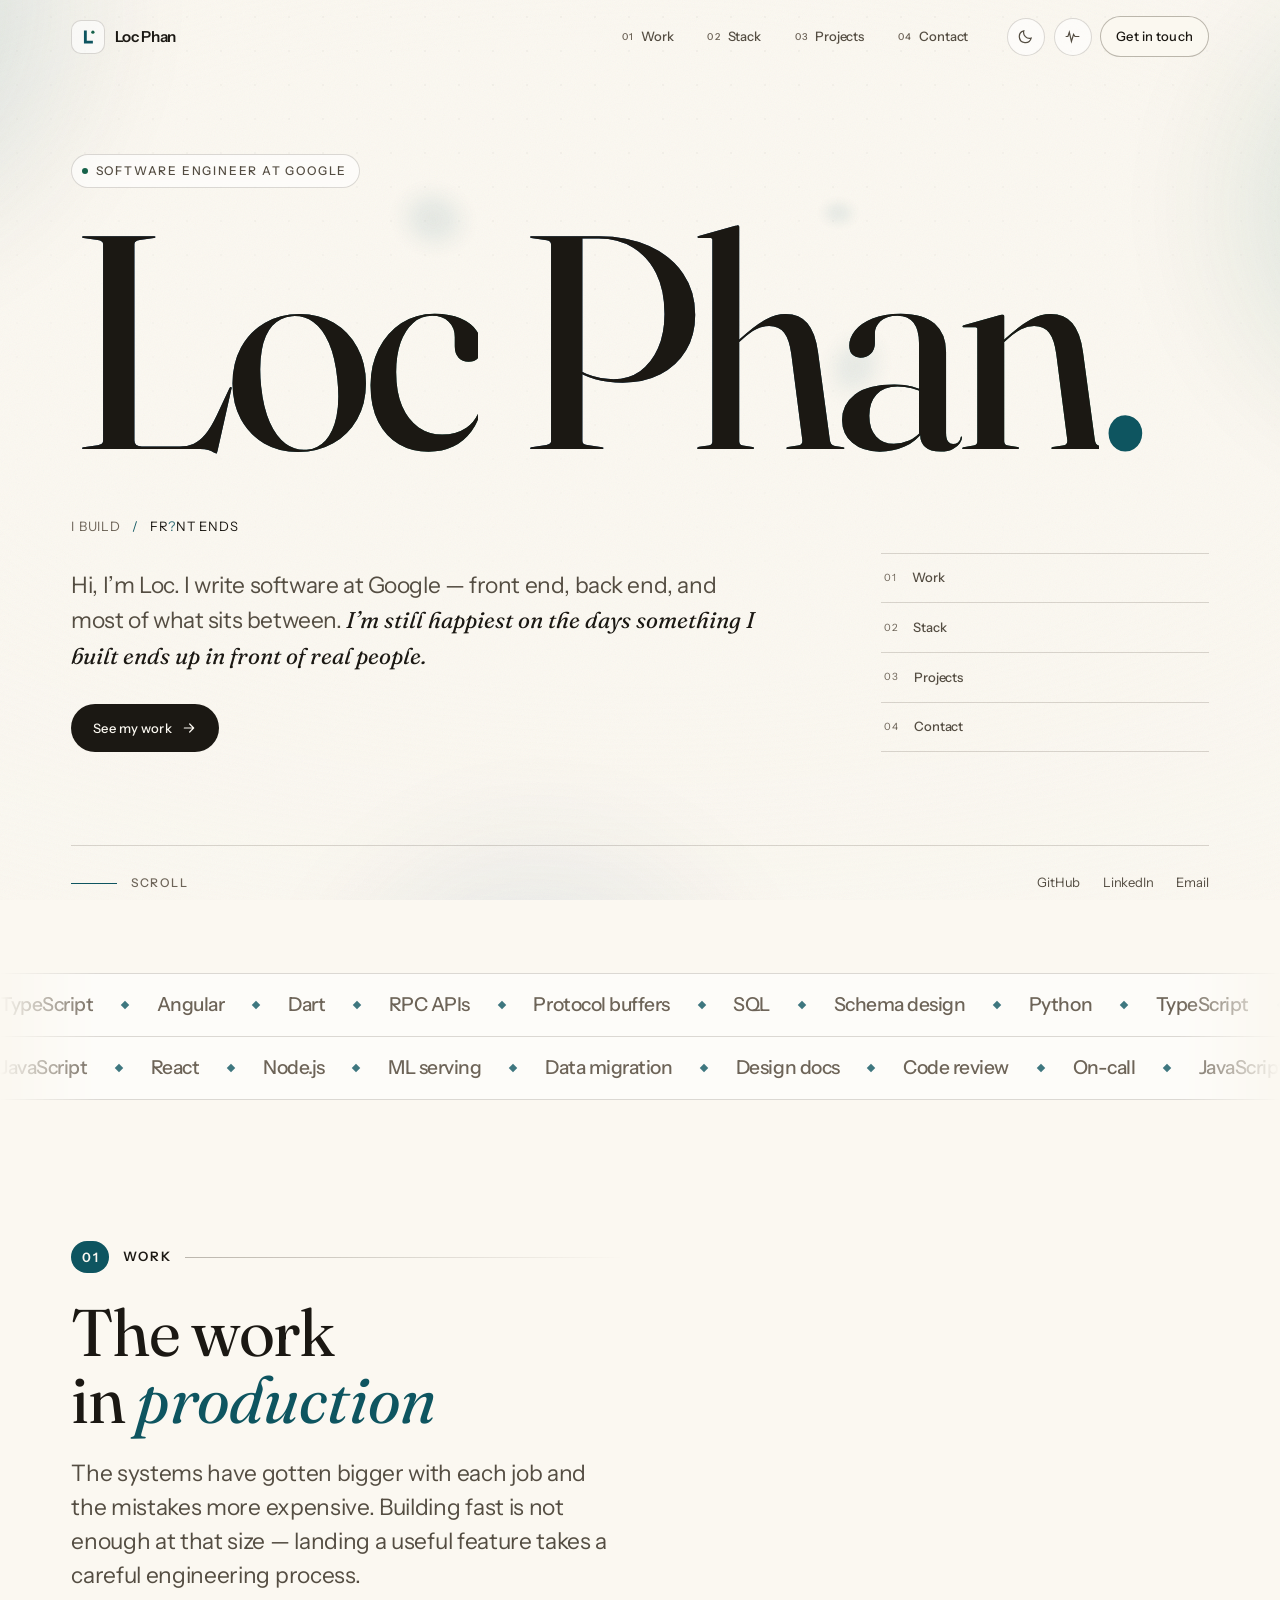
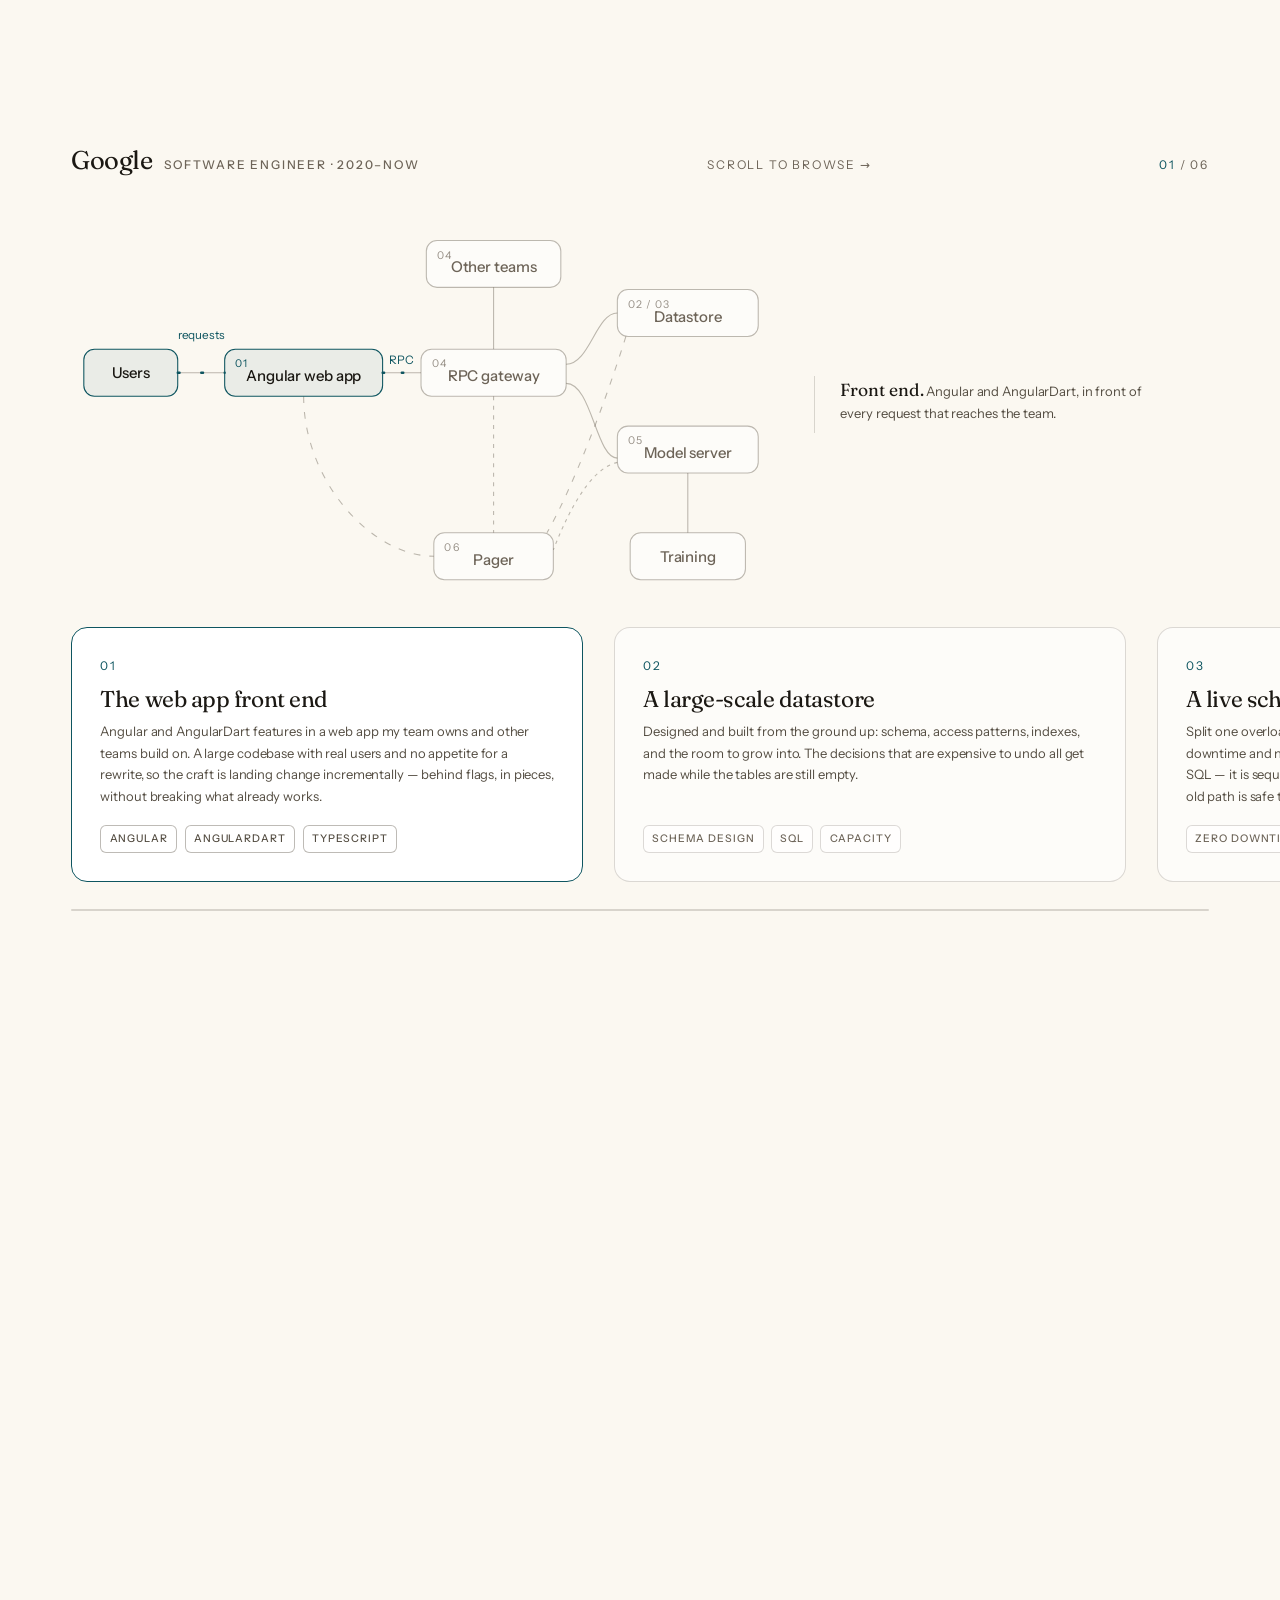
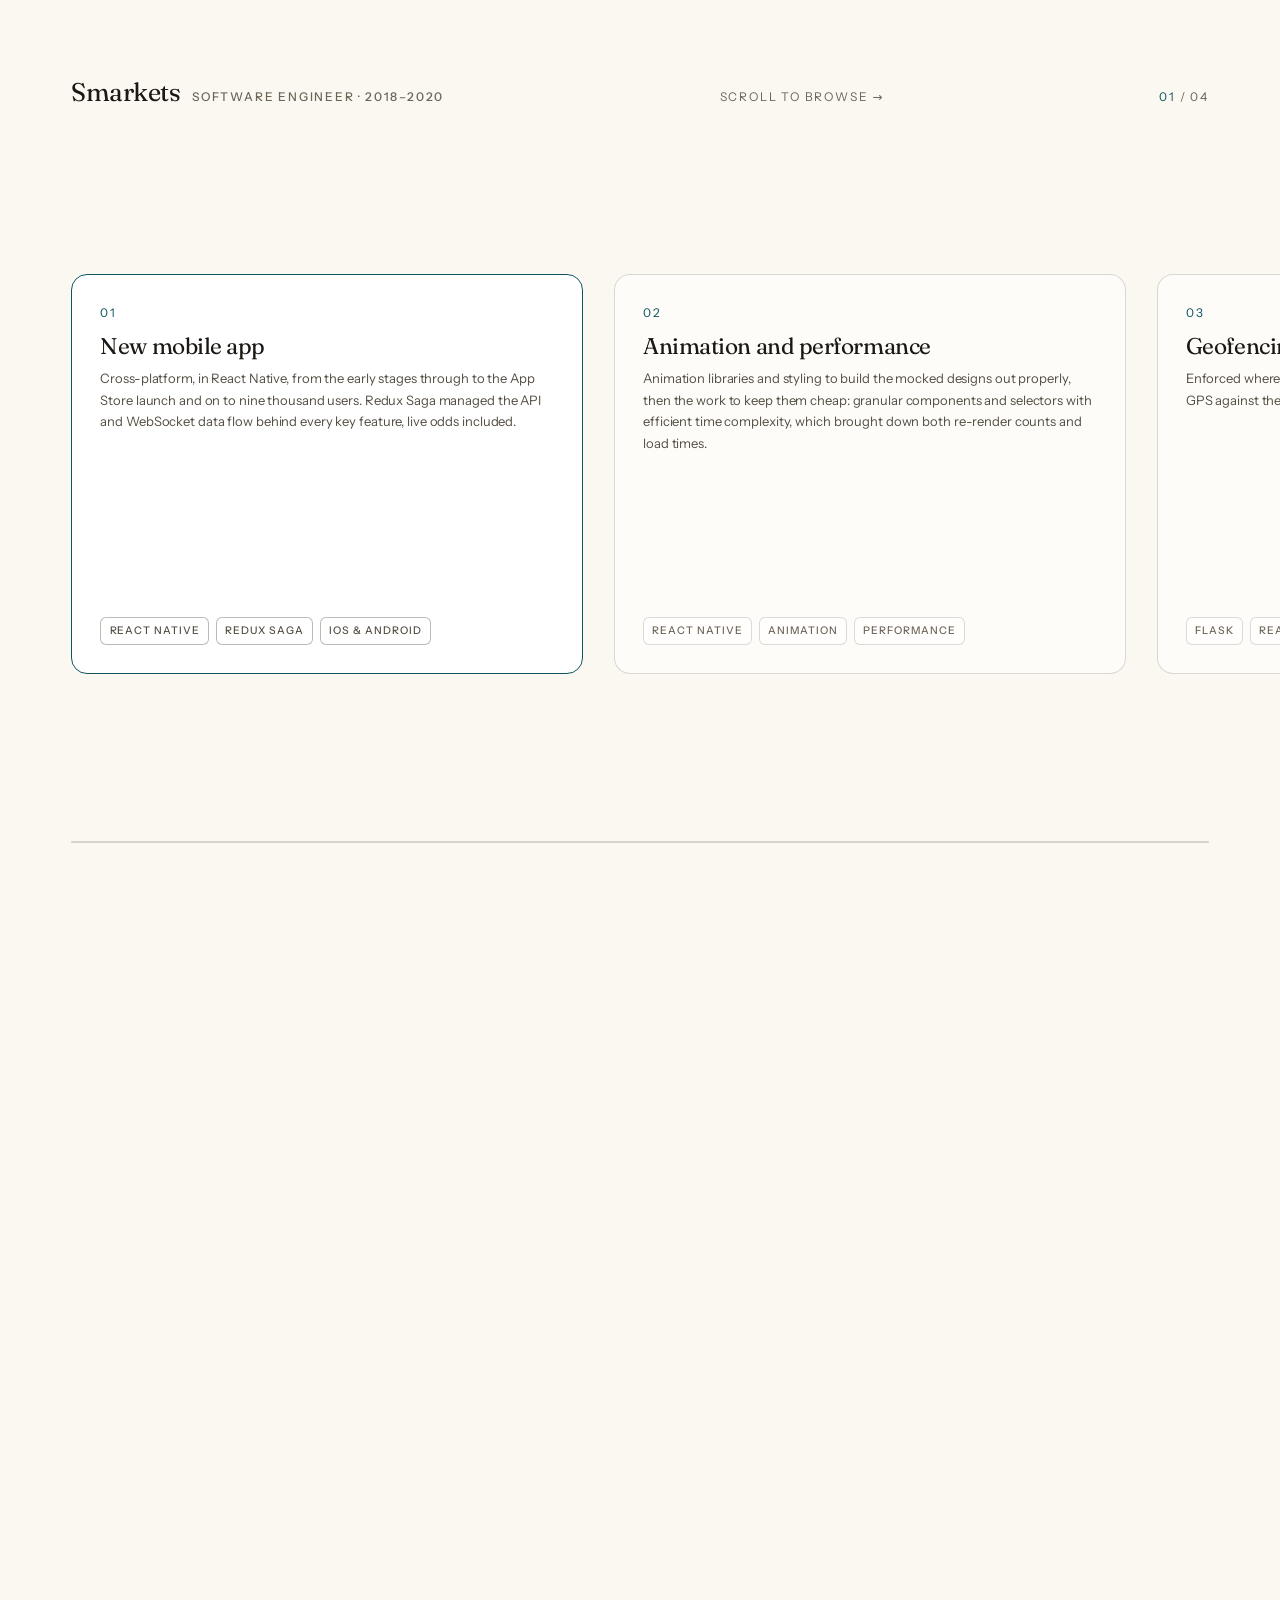
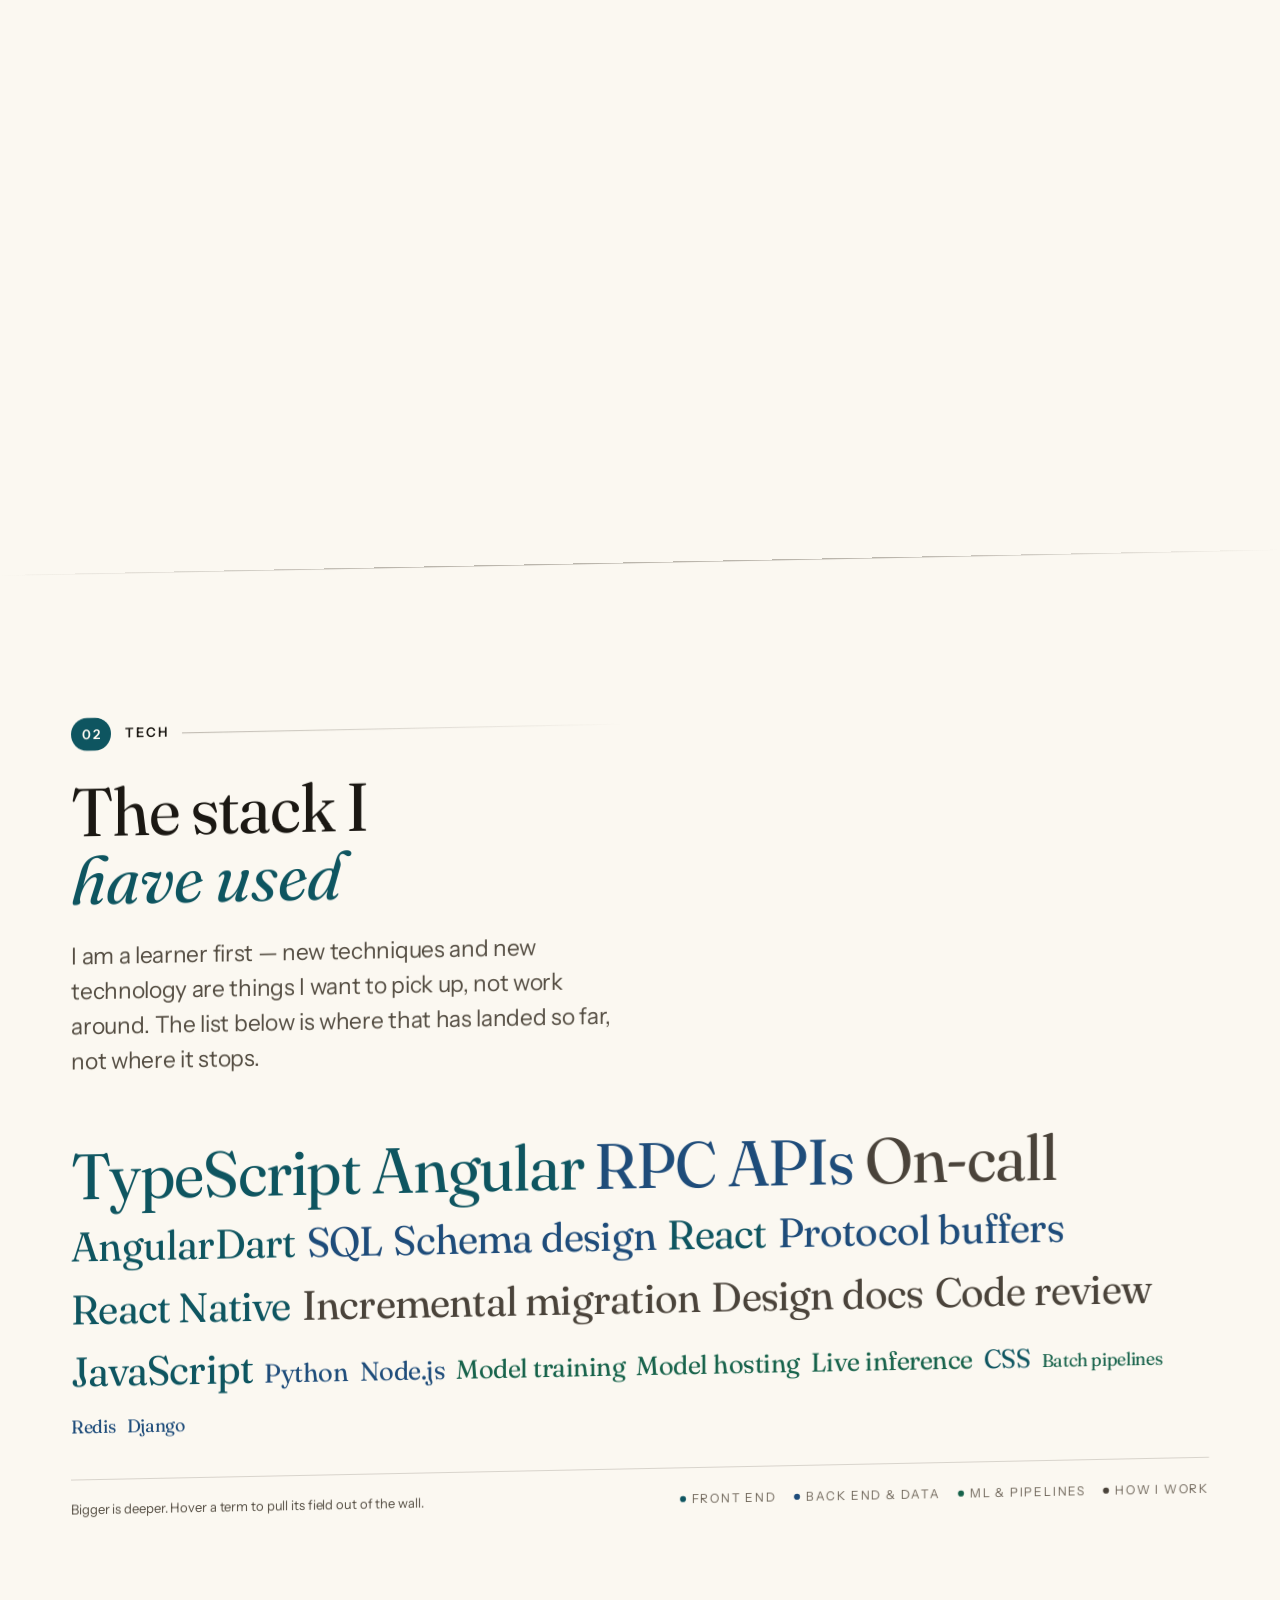
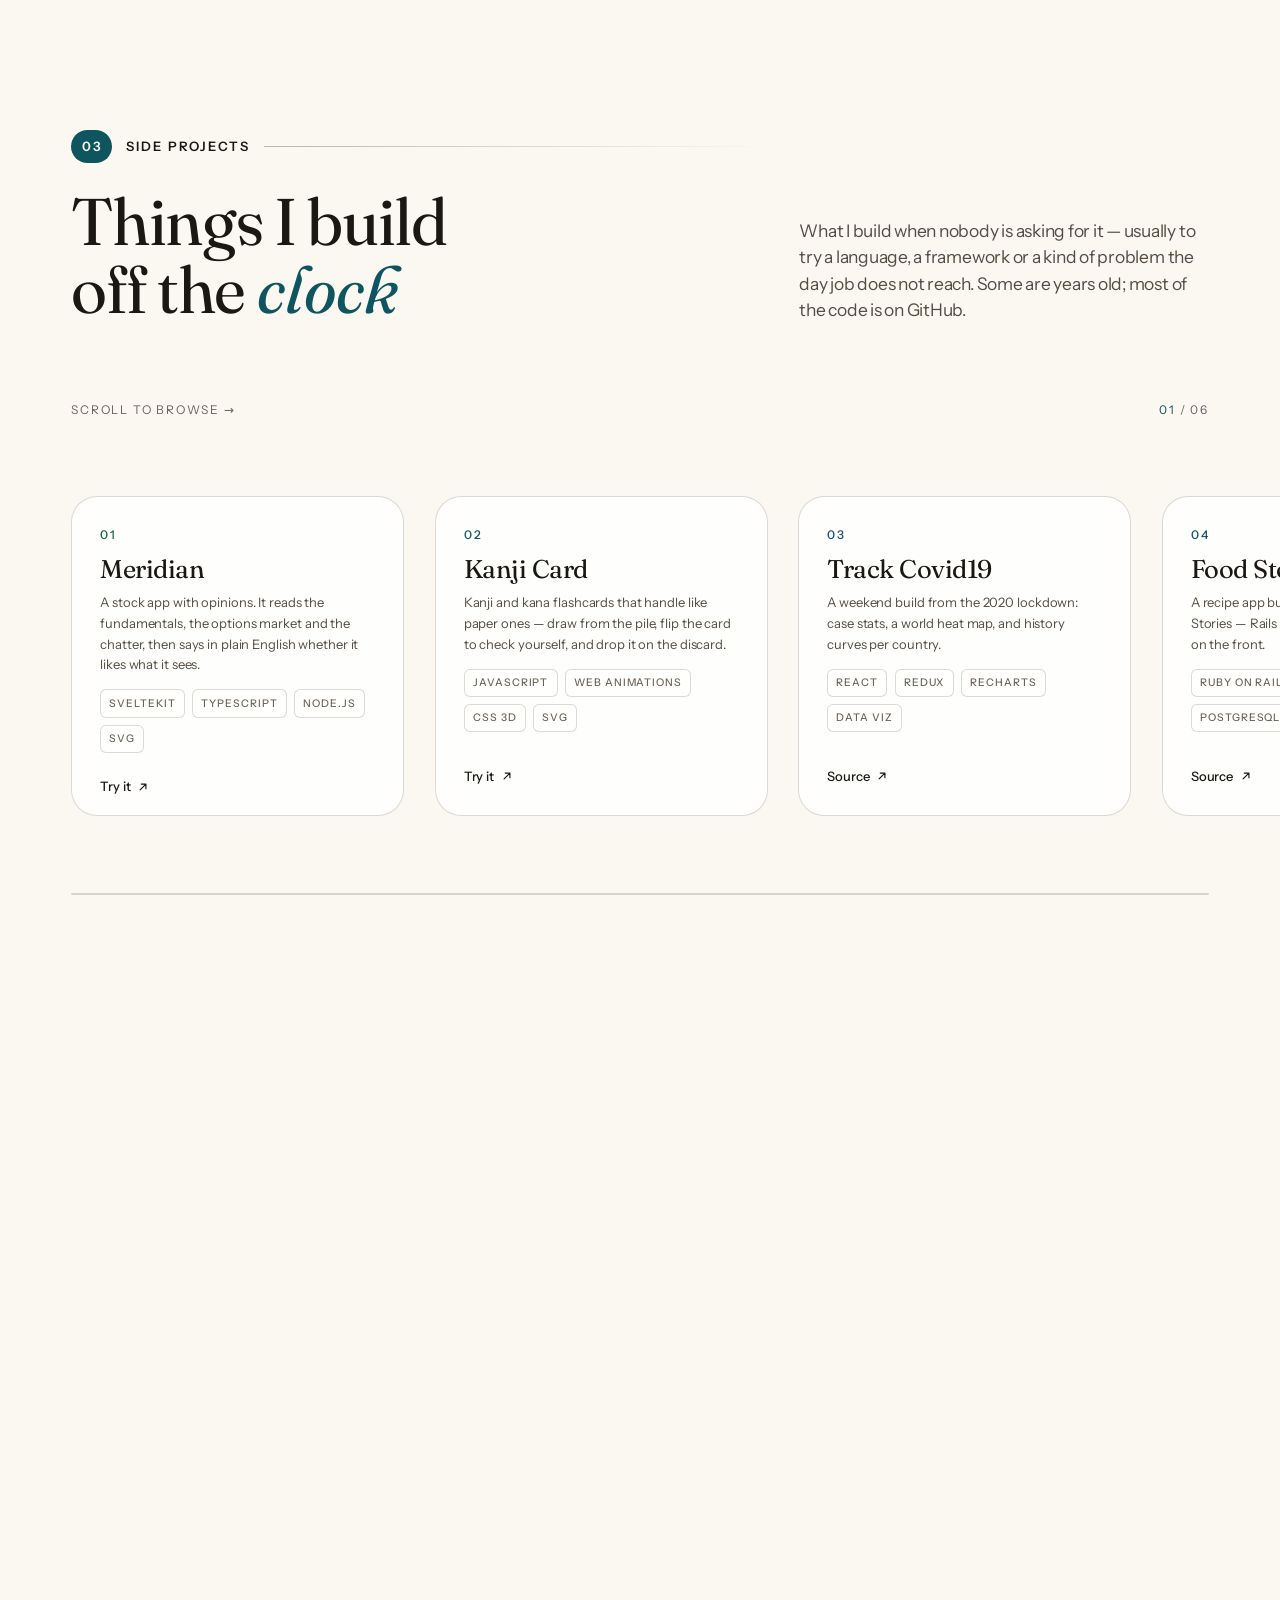
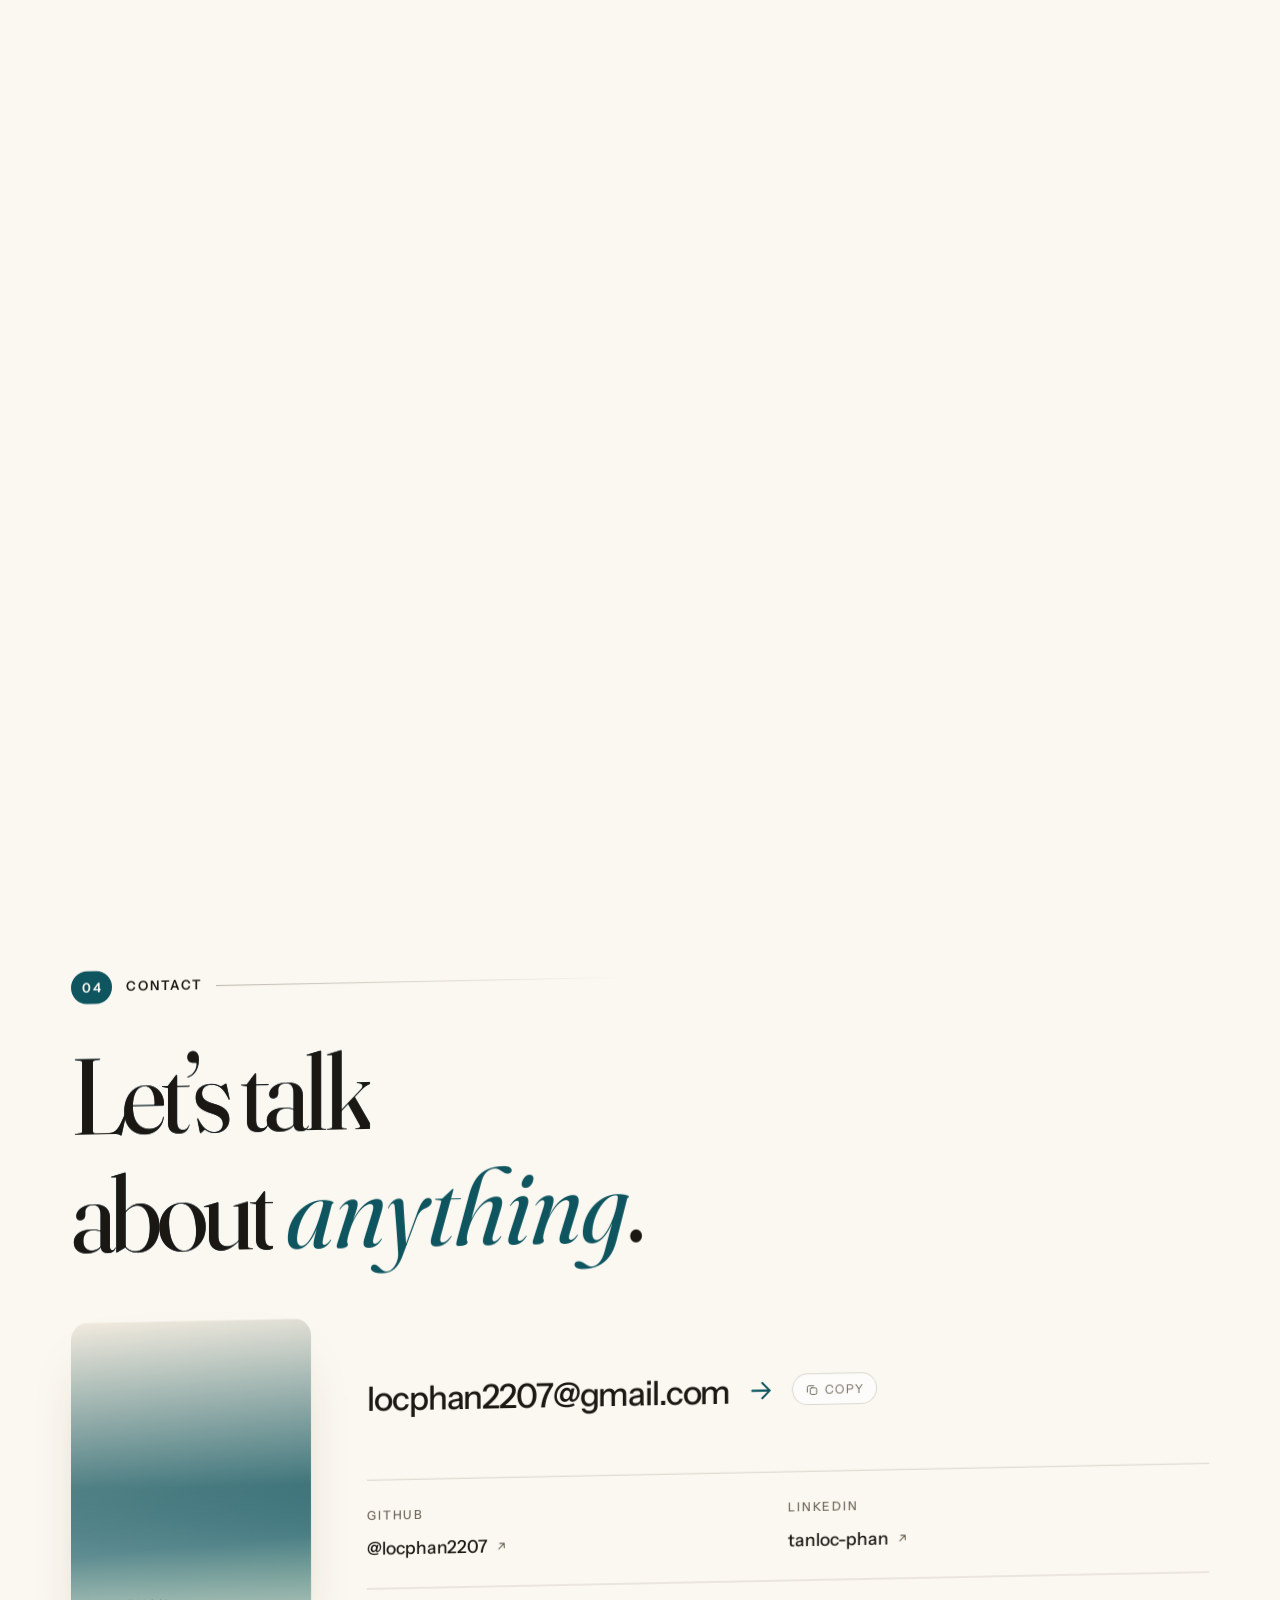
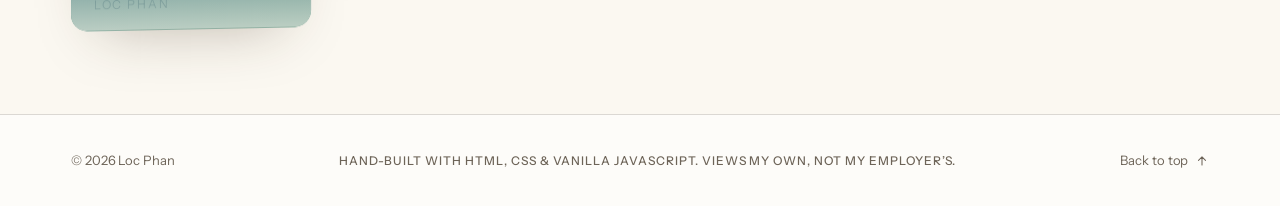
<file: index.html>
<!DOCTYPE html>
<html lang="en" data-theme="light">
<head>
<meta charset="utf-8">
<meta name="viewport" content="width=device-width, initial-scale=1, viewport-fit=cover">

<title>Loc Phan — Software Engineer at Google</title>
<meta name="description" content="Loc Phan is a software engineer at Google, working across the full stack — Angular front ends, RPC services, large-scale data models and the ML serving behind them.">
<meta name="author" content="Loc Phan">
<meta name="theme-color" content="#16130F" media="(prefers-color-scheme: dark)">
<meta name="theme-color" content="#FBF8F1" media="(prefers-color-scheme: light)">
<meta name="color-scheme" content="light dark">

<link rel="canonical" href="https://www.loc-phan.com/">
<meta property="og:type" content="website">
<meta property="og:title" content="Loc Phan — Software Engineer at Google">
<meta property="og:description" content="Full stack at scale — front ends, RPC services, data models and ML serving. On the pager for what I ship.">
<meta property="og:url" content="https://www.loc-phan.com/">
<meta property="og:image" content="https://www.loc-phan.com/assets/img/og.jpg">
<meta property="og:image:width" content="1200">
<meta property="og:image:height" content="630">
<meta name="twitter:card" content="summary_large_image">
<meta name="twitter:title" content="Loc Phan — Software Engineer at Google">
<meta name="twitter:description" content="Full stack at scale — front ends, RPC services, data models and ML serving. On the pager for what I ship.">
<meta name="twitter:image" content="https://www.loc-phan.com/assets/img/og.jpg">

<link rel="icon" href="assets/img/favicon.svg" type="image/svg+xml">
<link rel="apple-touch-icon" href="assets/img/favicon.svg">

<link rel="preload" as="font" type="font/woff2" href="assets/fonts/fraunces-latin.woff2" crossorigin>
<link rel="preload" as="font" type="font/woff2" href="assets/fonts/instrument-sans-latin.woff2" crossorigin>
<link rel="stylesheet" href="assets/css/site.css">

<script>
  /* Set the theme before first paint so there is never a flash of the wrong palette. */
  (function () {
    try {
      var t = localStorage.getItem('theme');
      if (!t) t = matchMedia('(prefers-color-scheme: light)').matches ? 'light' : 'dark';
      document.documentElement.dataset.theme = t;
    } catch (e) {}
    document.documentElement.classList.add('js');
  })();
</script>

<script type="application/ld+json">
{
  "@context": "https://schema.org",
  "@type": "Person",
  "name": "Loc Phan",
  "jobTitle": "Software Engineer",
  "email": "mailto:locphan2207@gmail.com",
  "url": "https://www.loc-phan.com/",
  "worksFor": { "@type": "Organization", "name": "Google" },
  "alumniOf": { "@type": "CollegeOrUniversity", "name": "Computer Engineering" },
  "knowsAbout": [
    "Angular", "TypeScript", "Dart", "Front-end architecture",
    "RPC API design", "Database schema design", "Data migration",
    "Machine learning serving", "Site reliability"
  ],
  "sameAs": [
    "https://github.com/locphan2207",
    "https://www.linkedin.com/in/tanloc-phan/"
  ]
}
</script>
</head>

<body>

<a class="skip-link" href="#main">Skip to content</a>

<!-- ── Loader ─────────────────────────────────────────────────────────── -->
<div class="loader" id="loader" aria-hidden="true">
  <div class="loader__inner">
    <span class="loader__name">Loc&nbsp;Phan</span>
    <span class="loader__count"><i id="loaderCount">0</i>&thinsp;%</span>
  </div>
  <div class="loader__bar"><i id="loaderBar"></i></div>
</div>

<!-- ── Ambient background ─────────────────────────────────────────────── -->
<div class="ambient" aria-hidden="true">
  <canvas class="ink" id="ink"></canvas>
  <div class="ambient__aurora">
    <span class="blob blob--1"></span>
    <span class="blob blob--2"></span>
    <span class="blob blob--3"></span>
  </div>
  <div class="ambient__grid"></div>
  <div class="ambient__spot"></div>
  <div class="ambient__grain"></div>
</div>

<!-- ── Cursor ─────────────────────────────────────────────────────────── -->
<div class="cursor" id="cursor" aria-hidden="true">
  <div class="cursor__dot"></div>
  <div class="cursor__ring"><span class="cursor__label">View</span></div>
</div>

<div class="progress" id="progress" aria-hidden="true"><i></i></div>

<!-- Shown only when the OS asked for reduced motion, so a plain-looking page
     explains itself instead of reading as broken. -->
<div class="notice" id="motionNotice" hidden>
  <p>Animation is off to match your system&rsquo;s reduce-motion setting.</p>
  <button type="button" id="motionNoticeOn" data-cursor="link">Turn it on</button>
  <button type="button" class="notice__x" id="motionNoticeX" aria-label="Dismiss">
    <svg viewBox="0 0 24 24" aria-hidden="true"><path d="M6 6l12 12M18 6L6 18"/></svg>
  </button>
</div>

<!-- ── Header ─────────────────────────────────────────────────────────── -->
<header class="nav" id="nav">
  <div class="nav__inner">
    <a class="brand" href="#top" data-cursor="link" aria-label="Loc Phan — home">
      <span class="brand__mark" aria-hidden="true">
        <svg viewBox="0 0 64 64" width="26" height="26"><path d="M22 16h7v25h15v7H22z" fill="currentColor"/><circle cx="44" cy="20" r="4" fill="var(--jade)"/></svg>
      </span>
      <span class="brand__text">Loc&nbsp;Phan</span>
    </a>

    <nav class="nav__links" aria-label="Sections">
      <a href="#work"     data-nav data-cursor="link"><span class="nav__idx">01</span> Work</a>
      <a href="#stack"    data-nav data-cursor="link"><span class="nav__idx">02</span> Stack</a>
      <a href="#projects" data-nav data-cursor="link"><span class="nav__idx">03</span> Projects</a>
      <a href="#contact"  data-nav data-cursor="link"><span class="nav__idx">04</span> Contact</a>
      <i class="nav__pill" aria-hidden="true"></i>
    </nav>

    <div class="nav__tools">
      <button class="iconbtn" id="themeToggle" type="button" data-cursor="link"
              aria-label="Switch to light theme" title="Switch theme">
        <svg class="ico ico--sun"  viewBox="0 0 24 24" aria-hidden="true"><circle cx="12" cy="12" r="4.2"/><path d="M12 2.5v2.6M12 18.9v2.6M21.5 12h-2.6M5.1 12H2.5M18.7 5.3l-1.8 1.8M7.1 16.9l-1.8 1.8M18.7 18.7l-1.8-1.8M7.1 7.1L5.3 5.3"/></svg>
        <svg class="ico ico--moon" viewBox="0 0 24 24" aria-hidden="true"><path d="M20 14.4A8.5 8.5 0 0 1 9.6 4a8.5 8.5 0 1 0 10.4 10.4z"/></svg>
      </button>
      <button class="iconbtn" id="motionToggle" type="button" data-cursor="link"
              aria-pressed="true" aria-label="Turn animation off" title="Animation on">
        <svg class="ico ico--motion" viewBox="0 0 24 24" aria-hidden="true"><path d="M3 12h2.5l2-6 3 13 3-10 2 3H21"/></svg>
        <svg class="ico ico--still" viewBox="0 0 24 24" aria-hidden="true"><path d="M3 12h18"/></svg>
      </button>
      <a class="btn btn--ghost nav__cta" href="#contact" data-cursor="link">
        <span>Get in touch</span>
      </a>
      <button class="burger" id="burger" type="button" aria-label="Open menu" aria-expanded="false" aria-controls="menu">
        <span></span><span></span>
      </button>
    </div>
  </div>
</header>

<!-- ── Mobile menu ────────────────────────────────────────────────────── -->
<div class="menu" id="menu" hidden>
  <nav class="menu__links" aria-label="Sections">
    <a href="#work"     data-cursor="link"><i>01</i> Work</a>
    <a href="#stack"    data-cursor="link"><i>02</i> Stack</a>
    <a href="#projects" data-cursor="link"><i>03</i> Projects</a>
    <a href="#contact"  data-cursor="link"><i>04</i> Contact</a>
  </nav>
  <div class="menu__foot">
    <a href="mailto:locphan2207@gmail.com">locphan2207@gmail.com</a>
    <div class="menu__social">
      <a href="https://github.com/locphan2207" target="_blank" rel="noopener">GitHub</a>
      <a href="https://www.linkedin.com/in/tanloc-phan/" target="_blank" rel="noopener">LinkedIn</a>
    </div>
  </div>
</div>

<main id="main">
  <span id="top"></span>

  <!-- ── Hero ─────────────────────────────────────────────────────────── -->
  <section class="hero" id="hero">
    <div class="shell">

      <p class="hero__eyebrow reveal" data-reveal>
        <span class="status"><i></i>Software Engineer at Google</span>
      </p>

      <h1 class="hero__title" id="heroTitle">
        <span class="line"><span class="word" data-fill>Loc</span> <span class="word" data-fill>Phan</span><em class="hero__dot" aria-hidden="true">.</em></span>
      </h1>

      <div class="hero__grid">
        <div class="hero__main">
          <p class="hero__role reveal" data-reveal data-delay="1">
            <span class="hero__roleLabel">I build</span>
            <span class="hero__slash" aria-hidden="true">/</span>
            <span class="scramble" data-scramble='["front ends","RPC services","data models","ML pipelines"]'>front ends</span>
          </p>
          <p class="hero__lead reveal" data-reveal data-delay="2">
            Hi, I&rsquo;m Loc. I write software at Google &mdash; front end, back end,
            and most of what sits between. <em>I&rsquo;m still happiest on the days
            something I built ends up in front of real people.</em>
          </p>
          <div class="hero__actions reveal" data-reveal data-delay="3">
            <a class="btn btn--solid" href="#work" data-magnetic data-cursor="link">
              <span>See my work</span>
              <svg viewBox="0 0 24 24" aria-hidden="true"><path d="M5 12h13M13 6l6 6-6 6"/></svg>
            </a>
          </div>
        </div>

        <nav class="rail reveal" data-reveal data-delay="2" aria-label="Page index">
          <a href="#work" data-cursor="link">
            <i>01</i><span>Work</span>
            <svg viewBox="0 0 24 24" aria-hidden="true"><path d="M5 12h13M13 6l6 6-6 6"/></svg>
          </a>
          <a href="#stack" data-cursor="link">
            <i>02</i><span>Stack</span>
            <svg viewBox="0 0 24 24" aria-hidden="true"><path d="M5 12h13M13 6l6 6-6 6"/></svg>
          </a>
          <a href="#projects" data-cursor="link">
            <i>03</i><span>Projects</span>
            <svg viewBox="0 0 24 24" aria-hidden="true"><path d="M5 12h13M13 6l6 6-6 6"/></svg>
          </a>
          <a href="#contact" data-cursor="link">
            <i>04</i><span>Contact</span>
            <svg viewBox="0 0 24 24" aria-hidden="true"><path d="M5 12h13M13 6l6 6-6 6"/></svg>
          </a>
        </nav>
      </div>

      <div class="hero__foot">
        <a class="scrollcue" href="#work" aria-label="Scroll to work" data-cursor="hide">
          <span class="scrollcue__line"><i></i></span>
          <span class="scrollcue__text">Scroll</span>
        </a>
        <ul class="hero__social">
          <li><a href="https://github.com/locphan2207" target="_blank" rel="noopener" data-cursor="link">GitHub</a></li>
          <li><a href="https://www.linkedin.com/in/tanloc-phan/" target="_blank" rel="noopener" data-cursor="link">LinkedIn</a></li>
          <li><a href="mailto:locphan2207@gmail.com" data-cursor="link">Email</a></li>
        </ul>
      </div>

    </div>
  </section>

  <!-- ── Marquee ──────────────────────────────────────────────────────── -->
  <div class="marquee" aria-hidden="true">
    <div class="marquee__row" data-marquee>
      <div class="marquee__track">
        <span>TypeScript</span><i></i><span>Angular</span><i></i><span>Dart</span><i></i><span>RPC APIs</span><i></i>
        <span>Protocol buffers</span><i></i><span>SQL</span><i></i><span>Schema design</span><i></i><span>Python</span><i></i>
      </div>
    </div>
    <div class="marquee__row marquee__row--rev" data-marquee>
      <div class="marquee__track">
        <span>JavaScript</span><i></i><span>React</span><i></i><span>Node.js</span><i></i><span>ML serving</span><i></i>
        <span>Data migration</span><i></i><span>Design docs</span><i></i><span>Code review</span><i></i><span>On-call</span><i></i>
      </div>
    </div>
  </div>

  <!-- ── Work — current, and mostly unshowable ────────────────────────── -->
  <section class="section section--work" id="work">
    <div class="shell">
      <header class="secHead reveal" data-reveal>
        <p class="secHead__idx"><span class="secHead__no">01</span> Work</p>
        <h2 class="secHead__title">The work in <em>production</em></h2>
        <p class="secHead__note" data-words>The systems have gotten bigger with each job and the mistakes more expensive. Building fast is not enough at that size &mdash; landing a useful feature takes a careful engineering process.</p>
      </header>
    </div>

    <!-- Google. The work here is invisible by nature, so the section draws
         the system instead of describing it: the stage pins, vertical scroll
         runs the cards past it, and each card lights the part of the system
         it is about. The drawing sits above the run rather than beside it:
         stacked, the cards get the width they were cramped out of and the
         diagram gets its caption alongside instead of under it, so neither
         pays for the other. Full bleed on purpose — the rail runs off the
         right edge, and inside .shell the inset would be applied twice. -->
    <div class="sysrail" id="sysrail">
      <div class="sysrail__stage">

        <div class="sysrail__bar">
          <span class="sysrail__co">Google <i>Software Engineer &middot; 2020&ndash;now</i></span>
          <span class="sysrail__hint" aria-hidden="true"><i data-hint="scroll">Scroll to browse</i><i data-hint="swipe">Swipe to browse</i></span>
          <span class="sysrail__count" aria-hidden="true"><i id="sysNow">01</i> / 06</span>
        </div>

        <div class="sysrail__body">
          <figure class="sysmap" id="sysmap">
            <svg class="sysmap__svg" viewBox="0 0 660 380" role="img"
                 aria-label="The system I work on at Google: users reach an Angular web app, which calls an RPC gateway alongside other teams; the gateway writes to a datastore and queries a model server fed by training, and the web app, gateway, datastore and model server all page whoever is on call.">

              <!-- edges first, so the nodes paint over their ends -->
              <g class="edge" data-edge="users-web">
                <path class="edge-base" d="M100 160 H144" pathLength="100"/>
                <path class="flow" d="M100 160 H144" pathLength="100"/>
                <text class="e-label" x="122" y="128" text-anchor="middle">requests</text>
              </g>
              <g class="edge" data-edge="web-rpc">
                <path class="edge-base" d="M292 160 H328" pathLength="100"/>
                <path class="flow" d="M292 160 H328" pathLength="100"/>
                <text class="e-label" x="310" y="152" text-anchor="middle">RPC</text>
              </g>
              <g class="edge" data-edge="peers-rpc">
                <path class="edge-base" d="M396 80 V138" pathLength="100"/>
                <path class="flow" d="M396 80 V138" pathLength="100"/>
                <text class="e-label" x="404" y="112">versioned calls</text>
              </g>
              <g class="edge" data-edge="rpc-store">
                <path class="edge-base" d="M464 152 C486 152 492 104 512 104" pathLength="100"/>
                <path class="flow" d="M464 152 C486 152 492 104 512 104" pathLength="100"/>
                <text class="e-label" x="496" y="136">writes</text>
              </g>
              <g class="edge" data-edge="rpc-model">
                <path class="edge-base" d="M464 170 C488 170 492 240 512 240" pathLength="100"/>
                <path class="flow" d="M464 170 C488 170 492 240 512 240" pathLength="100"/>
                <text class="e-label" x="496" y="196">infers</text>
              </g>
              <g class="edge" data-edge="train-model">
                <path class="edge-base" d="M578 310 V254" pathLength="100"/>
                <path class="flow" d="M578 310 V254" pathLength="100"/>
                <text class="e-label" x="586" y="285">deploys</text>
              </g>

              <!-- the fork that only exists while the migration is running -->
              <g class="edge" data-edge="fork-old">
                <path class="edge-base" d="M464 150 C490 146 490 42 512 42" pathLength="100"/>
                <path class="flow" d="M464 150 C490 146 490 42 512 42" pathLength="100"/>
              </g>
              <g class="edge" data-edge="fork-new">
                <path class="edge-base" d="M464 158 C492 158 490 74 512 74" pathLength="100"/>
                <path class="flow" d="M464 158 C492 158 490 74 512 74" pathLength="100"/>
                <text class="e-label" x="470" y="178">dual writes</text>
              </g>

              <g class="edge" data-edge="store-pager">
                <path class="edge-base dash" d="M520 126 C500 190 470 268 446 310" pathLength="100"/>
                <path class="flow" d="M520 126 C500 190 470 268 446 310" pathLength="100"/>
                <text class="e-label" x="462" y="232" text-anchor="end">pages</text>
              </g>
              <g class="edge" data-edge="model-pager">
                <path class="edge-base dash" d="M512 244 C484 250 462 300 452 326" pathLength="100"/>
                <path class="flow" d="M512 244 C484 250 462 300 452 326" pathLength="100"/>
              </g>
              <g class="edge" data-edge="web-pager">
                <path class="edge-base dash" d="M218 182 C218 262 282 332 340 332" pathLength="100"/>
                <path class="flow" d="M218 182 C218 262 282 332 340 332" pathLength="100"/>
              </g>
              <g class="edge" data-edge="rpc-pager">
                <path class="edge-base dash" d="M396 182 V310" pathLength="100"/>
                <path class="flow" d="M396 182 V310" pathLength="100"/>
              </g>

              <!-- Every label carries a short form for the narrow layout,
                   where the drawing renders at about half this size. -->
              <g class="node" data-node="users">
                <rect class="n-box" x="12" y="138" width="88" height="44" rx="10"/>
                <text class="n-label" x="56" y="165" text-anchor="middle">Users</text>
              </g>
              <g class="node" data-node="web">
                <rect class="n-box" x="144" y="138" width="148" height="44" rx="10"/>
                <text class="n-tag" x="154" y="155">01</text>
                <text class="n-label" x="218" y="168" text-anchor="middle"><tspan class="base">Angular web app</tspan><tspan class="alt">Web app</tspan></text>
              </g>
              <g class="node" data-node="peers">
                <rect class="n-box" x="333" y="36" width="126" height="44" rx="10"/>
                <text class="n-tag" x="343" y="53">04</text>
                <text class="n-label" x="396" y="66" text-anchor="middle"><tspan class="base">Other teams</tspan><tspan class="alt">Other teams</tspan></text>
              </g>
              <g class="node" data-node="rpc">
                <rect class="n-box" x="328" y="138" width="136" height="44" rx="10"/>
                <text class="n-tag" x="338" y="155">04</text>
                <text class="n-label" x="396" y="168" text-anchor="middle"><tspan class="base">RPC gateway</tspan><tspan class="alt">RPC gateway</tspan></text>
              </g>

              <g class="node" data-node="store">
                <rect class="n-box" x="512" y="82" width="132" height="44" rx="10"/>
                <!-- while the migration runs, the datastore opens up to show the
                     tables inside it: the old one and its replacement -->
                <rect class="n-box n-box--mig" x="512" y="22" width="132" height="104" rx="10"/>
                <g class="tables">
                  <text id="retireNote" x="578" y="14" text-anchor="middle">safe to delete</text>
                  <g class="table table--old">
                    <rect class="t-box" x="522" y="30" width="112" height="24" rx="6"/>
                    <text class="t-label" x="578" y="46" text-anchor="middle">Old table</text>
                  </g>
                  <g class="table table--new">
                    <rect class="t-box" x="522" y="62" width="112" height="24" rx="6"/>
                    <text class="t-label" x="578" y="78" text-anchor="middle">New schema</text>
                  </g>
                </g>
                <text class="n-tag" x="522" y="99">02 / 03</text>
                <text class="n-label" x="578" y="112" text-anchor="middle"><tspan class="base">Datastore</tspan><tspan class="alt">Datastore</tspan></text>
              </g>
              <g class="node" data-node="model">
                <rect class="n-box" x="512" y="210" width="132" height="44" rx="10"/>
                <text class="n-tag" x="522" y="227">05</text>
                <text class="n-label" x="578" y="240" text-anchor="middle"><tspan class="base">Model server</tspan><tspan class="alt">Model server</tspan></text>
              </g>
              <g class="node" data-node="train">
                <rect class="n-box" x="524" y="310" width="108" height="44" rx="10"/>
                <text class="n-label" x="578" y="337" text-anchor="middle">Training</text>
              </g>
              <g class="node" data-node="pager">
                <rect class="pulse" x="340" y="310" width="112" height="44" rx="10"/>
                <rect class="n-box" x="340" y="310" width="112" height="44" rx="10"/>
                <text class="n-tag" x="350" y="327">06</text>
                <text class="n-label" x="396" y="340" text-anchor="middle">Pager</text>
              </g>
            </svg>
            <figcaption class="sysmap__cap" id="sysCap" aria-live="polite">
              <b>The system my team owns.</b> Each card below lights the part of it that card is about.
            </figcaption>
          </figure>

          <div class="sysrail__track" id="sysTrack">
            <ol class="sysrail__rail" id="sysRail">
          <li class="work__item" data-step="1">
            <span class="work__idx">01</span>
            <h3 class="work__title">The web app front end</h3>
            <p class="work__desc">Angular and AngularDart features in a web app my team owns and other teams build on. A large codebase with real users and no appetite for a rewrite, so the craft is landing change incrementally &mdash; behind flags, in pieces, without breaking what already works.</p>
            <ul class="tags"><li>Angular</li><li>AngularDart</li><li>TypeScript</li></ul>
          </li>
          <li class="work__item" data-step="2">
            <span class="work__idx">02</span>
            <h3 class="work__title">A large-scale datastore</h3>
            <p class="work__desc">Designed and built from the ground up: schema, access patterns, indexes, and the room to grow into. The decisions that are expensive to undo all get made while the tables are still empty.</p>
            <ul class="tags"><li>Schema design</li><li>SQL</li><li>Capacity</li></ul>
          </li>
          <li class="work__item" data-step="3">
            <span class="work__idx">03</span>
            <h3 class="work__title">A live schema migration</h3>
            <p class="work__desc">Split one overloaded table into a normalized schema in production, with no downtime and no broken consumers. A migration like this is barely about the SQL &mdash; it is sequencing, backfills, and dual writes held long enough that the old path is safe to delete.</p>
            <ul class="tags"><li>Zero downtime</li><li>Backfill</li><li>Dual writes</li></ul>
          </li>
          <li class="work__item" data-step="4">
            <span class="work__idx">04</span>
            <h3 class="work__title">RPC APIs</h3>
            <p class="work__desc">Service contracts that stay stable while everything behind them moves. Versioning, backward compatibility and error semantics picked so the caller has an easy time &mdash; because the caller is another team, and their outage is my outage.</p>
            <ul class="tags"><li>RPC</li><li>Protocol buffers</li><li>Versioning</li></ul>
          </li>
          <li class="work__item" data-step="5">
            <span class="work__idx">05</span>
            <h3 class="work__title">Model training and serving</h3>
            <p class="work__desc">A workflow that trains a model, hosts it, and answers live inference requests behind an endpoint. The interesting parts are the unglamorous ones: reproducible training runs, safe rollout, a latency budget, and a sane answer for when the model is wrong.</p>
            <ul class="tags"><li>Python</li><li>Model serving</li><li>Live inference</li></ul>
          </li>
          <li class="work__item work__item--pager" data-step="6">
            <span class="work__eyebrow">Also</span>
            <h3 class="work__title">The on-call rotation</h3>
            <p class="work__desc">I carry the pager for the system my team maintains. Being the one who gets paged changes how you build: you write the runbook, you add the log line, you make failure legible at 3 a.m. It is the fastest way I know to learn a system all the way down.</p>
            <ul class="tags"><li>On-call</li><li>Debugging</li><li>Runbooks</li></ul>
          </li>
            </ol>
          </div>
        </div>

        <div class="sysrail__meter" aria-hidden="true"><i></i></div>
      </div>
    </div>

    <!-- Smarkets. Same device as the run above and the projects rail below,
         minus the drawing: four cards, and the stage holds them while vertical
         scroll walks the row right to left. The page only ever teaches one
         scroll behaviour, so the older job reads the way the current one does
         rather than as a grid the eye has to switch modes for. -->
    <div class="sysrail sysrail--plain" id="smrail">
      <div class="sysrail__stage">

        <div class="sysrail__bar">
          <span class="sysrail__co">Smarkets <i>Software Engineer &middot; 2018&ndash;2020</i></span>
          <span class="sysrail__hint" aria-hidden="true"><i data-hint="scroll">Scroll to browse</i><i data-hint="swipe">Swipe to browse</i></span>
          <span class="sysrail__count" aria-hidden="true"><i id="smNow">01</i> / 04</span>
        </div>

        <div class="sysrail__body">
          <div class="sysrail__track" id="smTrack">
            <ol class="sysrail__rail" id="smRail">
              <li class="work__item" data-step="1">
                <span class="work__idx">01</span>
                <h3 class="work__title">New mobile app</h3>
                <p class="work__desc">Cross-platform, in React Native, from the early stages through to the App Store launch and on to nine thousand users. Redux Saga managed the API and WebSocket data flow behind every key feature, live odds included.</p>
                <ul class="tags"><li>React Native</li><li>Redux Saga</li><li>iOS &amp; Android</li></ul>
              </li>
              <li class="work__item" data-step="2">
                <span class="work__idx">02</span>
                <h3 class="work__title">Animation and performance</h3>
                <p class="work__desc">Animation libraries and styling to build the mocked designs out properly, then the work to keep them cheap: granular components and selectors with efficient time complexity, which brought down both re-render counts and load times.</p>
                <ul class="tags"><li>React Native</li><li>Animation</li><li>Performance</li></ul>
              </li>
              <li class="work__item" data-step="3">
                <span class="work__idx">03</span>
                <h3 class="work__title">Geofencing</h3>
                <p class="work__desc">Enforced where a user actually was before letting them place a bet, checking GPS against the IP address. Flask on the back, React on the front.</p>
                <ul class="tags"><li>Flask</li><li>React</li><li>Geolocation</li></ul>
              </li>
              <li class="work__item" data-step="4">
                <span class="work__idx">04</span>
                <h3 class="work__title">Social features</h3>
                <p class="work__desc">Django models and API endpoints for the social side of the app &mdash; profiles, posts and comments &mdash; with a Redis cache in front to keep responses fast. Unit and automation tests plus crash reporting to catch what got through.</p>
                <ul class="tags"><li>Django</li><li>Redis</li><li>Testing</li></ul>
              </li>
            </ol>
          </div>
        </div>

        <div class="sysrail__meter" aria-hidden="true"><i></i></div>
      </div>
    </div>
  </section>

  <!-- ── Stack ────────────────────────────────────────────────────────── -->
  <section class="section section--stack" data-skew id="stack">
    <div class="shell">
      <header class="secHead reveal" data-reveal>
        <p class="secHead__idx"><span class="secHead__no">02</span> Tech</p>
        <h2 class="secHead__title">The stack I <em>have used</em></h2>
        <p class="secHead__note" data-words>I am a learner first &mdash; new techniques and new technology are things I want to pick up, not work around. The list below is where that has landed so far, not where it stops.</p>
      </header>

      <!-- One mass instead of four chip trays. Size carries how deep the
           thing goes, colour carries the field, and hovering one term pulls
           its field out of the wall. The depth is a reading of the copy on
           this page, not a metric, which is why nothing on screen claims a
           number. -->
      <div class="stack reveal" data-reveal>
        <ul class="wall" id="wall">
          <li><button class="wall__w" type="button" data-cursor="link" data-dom="A" data-d="5">TypeScript</button></li>
          <li><button class="wall__w" type="button" data-cursor="link" data-dom="A" data-d="5">Angular</button></li>
          <li><button class="wall__w" type="button" data-cursor="link" data-dom="B" data-d="5">RPC&nbsp;APIs</button></li>
          <li><button class="wall__w" type="button" data-cursor="link" data-dom="D" data-d="5">On-call</button></li>
          <li><button class="wall__w" type="button" data-cursor="link" data-dom="A" data-d="4">AngularDart</button></li>
          <li><button class="wall__w" type="button" data-cursor="link" data-dom="B" data-d="4">SQL</button></li>
          <li><button class="wall__w" type="button" data-cursor="link" data-dom="B" data-d="4">Schema&nbsp;design</button></li>
          <li><button class="wall__w" type="button" data-cursor="link" data-dom="A" data-d="4">React</button></li>
          <li><button class="wall__w" type="button" data-cursor="link" data-dom="B" data-d="4">Protocol&nbsp;buffers</button></li>
          <li><button class="wall__w" type="button" data-cursor="link" data-dom="A" data-d="4">React&nbsp;Native</button></li>
          <li><button class="wall__w" type="button" data-cursor="link" data-dom="D" data-d="4">Incremental&nbsp;migration</button></li>
          <li><button class="wall__w" type="button" data-cursor="link" data-dom="D" data-d="4">Design&nbsp;docs</button></li>
          <li><button class="wall__w" type="button" data-cursor="link" data-dom="D" data-d="4">Code&nbsp;review</button></li>
          <li><button class="wall__w" type="button" data-cursor="link" data-dom="A" data-d="4">JavaScript</button></li>
          <li><button class="wall__w" type="button" data-cursor="link" data-dom="B" data-d="3">Python</button></li>
          <li><button class="wall__w" type="button" data-cursor="link" data-dom="B" data-d="3">Node.js</button></li>
          <li><button class="wall__w" type="button" data-cursor="link" data-dom="C" data-d="3">Model&nbsp;training</button></li>
          <li><button class="wall__w" type="button" data-cursor="link" data-dom="C" data-d="3">Model&nbsp;hosting</button></li>
          <li><button class="wall__w" type="button" data-cursor="link" data-dom="C" data-d="3">Live&nbsp;inference</button></li>
          <li><button class="wall__w" type="button" data-cursor="link" data-dom="A" data-d="3">CSS</button></li>
          <li><button class="wall__w" type="button" data-cursor="link" data-dom="C" data-d="2">Batch&nbsp;pipelines</button></li>
          <li><button class="wall__w" type="button" data-cursor="link" data-dom="B" data-d="2">Redis</button></li>
          <li><button class="wall__w" type="button" data-cursor="link" data-dom="B" data-d="2">Django</button></li>
        </ul>

        <div class="wall__foot">
          <p class="wall__read" id="wallRead">Bigger is deeper. Hover a term to pull its field out of the wall.</p>
          <ul class="wall__key">
          <li data-dom="A"><i aria-hidden="true"></i>Front end</li>
          <li data-dom="B"><i aria-hidden="true"></i>Back end &amp; data</li>
          <li data-dom="C"><i aria-hidden="true"></i>ML &amp; pipelines</li>
          <li data-dom="D"><i aria-hidden="true"></i>How I work</li>
          </ul>
        </div>
      </div>
    </div>
  </section>

  <!-- ── Side projects — things I build off the clock ────────────────────── -->
  <section class="section section--rail" id="projects">
    <!-- Full bleed on purpose: the rail is clipped to the viewport and its
         own padding lines the first card up with the shell. Nested inside
         .shell it would be inset twice and the run would stop short.
         The section head rides inside the pinned stage: left outside it, it
         gets a screen of its own and the approach to the rail is two screens
         of air. Two columns keep it short enough to share one. -->
    <div class="gallery" id="gallery">
      <div class="gallery__stage">
        <header class="secHead secHead--rail reveal" data-reveal>
          <div class="secHead__lead">
            <p class="secHead__idx"><span class="secHead__no">03</span> Side projects</p>
            <h2 class="secHead__title">Things I build off the <em>clock</em></h2>
          </div>
          <p class="secHead__note" data-words>What I build when nobody is asking for it &mdash; usually to try a language, a framework or a kind of problem the day job does not reach. Some are years old; most of the code is on GitHub.</p>
        </header>
        <div class="gallery__bar">
          <span class="gallery__label"><i data-hint="scroll">Scroll to browse</i><i data-hint="swipe">Swipe to browse</i></span>
          <span class="gallery__count" aria-hidden="true"><i id="railNow">01</i> / 06</span>
        </div>
        <ol class="gallery__rail" id="rail">
          <li class="card" style="--accent: var(--jade)">
            <span class="card__glow" aria-hidden="true"></span>
            <a class="card__link" href="https://meridianstock.app" target="_blank" rel="noopener" data-cursor="view">
              <div class="card__body">
                <span class="card__idx">01<i></i></span>
                <h3 class="card__title">Meridian</h3>
                <p class="card__desc">A stock app with opinions. It reads the fundamentals, the options market and the chatter, then says in plain English whether it likes what it sees.</p>
                <ul class="tags"><li>SvelteKit</li><li>TypeScript</li><li>Node.js</li><li>SVG</li></ul>
                <span class="card__cta">Try it
                  <svg viewBox="0 0 24 24" aria-hidden="true"><path d="M7 17 17 7M9 7h8v8"/></svg>
                </span>
              </div>
            </a>
          </li>
          <li class="card" style="--accent: var(--ember)">
            <span class="card__glow" aria-hidden="true"></span>
            <a class="card__link" href="https://kanjicard.app" target="_blank" rel="noopener" data-cursor="view">
              <div class="card__body">
                <span class="card__idx">02<i></i></span>
                <h3 class="card__title">Kanji&nbsp;Card</h3>
                <p class="card__desc">Kanji and kana flashcards that handle like paper ones &mdash; draw from the pile, flip the card to check yourself, and drop it on the discard.</p>
                <ul class="tags"><li>JavaScript</li><li>Web Animations</li><li>CSS 3D</li><li>SVG</li></ul>
                <span class="card__cta">Try it
                  <svg viewBox="0 0 24 24" aria-hidden="true"><path d="M7 17 17 7M9 7h8v8"/></svg>
                </span>
              </div>
            </a>
          </li>
          <li class="card" style="--accent: var(--azure)">
            <span class="card__glow" aria-hidden="true"></span>
            <a class="card__link" href="https://github.com/locphan2207/track-covid19" target="_blank" rel="noopener" data-cursor="view">
              <div class="card__body">
                <span class="card__idx">03<i></i></span>
                <h3 class="card__title">Track&nbsp;Covid19</h3>
                <p class="card__desc">A weekend build from the 2020 lockdown: case stats, a world heat map, and history curves per country.</p>
                <ul class="tags"><li>React</li><li>Redux</li><li>Recharts</li><li>Data viz</li></ul>
                <span class="card__cta">Source
                  <svg viewBox="0 0 24 24" aria-hidden="true"><path d="M7 17 17 7M9 7h8v8"/></svg>
                </span>
              </div>
            </a>
          </li>
          <li class="card" style="--accent: var(--ember)">
            <span class="card__glow" aria-hidden="true"></span>
            <a class="card__link" href="https://github.com/locphan2207/Food-Stories" target="_blank" rel="noopener" data-cursor="view">
              <div class="card__body">
                <span class="card__idx">04<i></i></span>
                <h3 class="card__title">Food&nbsp;Stories</h3>
                <p class="card__desc">A recipe app built in the shape of Kitchen Stories &mdash; Rails on the back, React and Redux on the front.</p>
                <ul class="tags"><li>Ruby on Rails</li><li>React</li><li>Redux</li><li>PostgreSQL</li></ul>
                <span class="card__cta">Source
                  <svg viewBox="0 0 24 24" aria-hidden="true"><path d="M7 17 17 7M9 7h8v8"/></svg>
                </span>
              </div>
            </a>
          </li>
          <li class="card" style="--accent: var(--jade)">
            <span class="card__glow" aria-hidden="true"></span>
            <a class="card__link" href="https://github.com/locphan2207/Emotion-Diary" target="_blank" rel="noopener" data-cursor="view">
              <div class="card__body">
                <span class="card__idx">05<i></i></span>
                <h3 class="card__title">Emotion&nbsp;Diary</h3>
                <p class="card__desc">A cross-platform mobile app for tracking how you feel, built on React Native with Firebase real-time cloud services.</p>
                <ul class="tags"><li>React Native</li><li>Firebase</li><li>Mobile</li></ul>
                <span class="card__cta">Source
                  <svg viewBox="0 0 24 24" aria-hidden="true"><path d="M7 17 17 7M9 7h8v8"/></svg>
                </span>
              </div>
            </a>
          </li>
          <li class="card" style="--accent: var(--azure)">
            <span class="card__glow" aria-hidden="true"></span>
            <a class="card__link" href="https://locphan2207.github.io/Data-block/" target="_blank" rel="noopener" data-cursor="view">
              <div class="card__body">
                <span class="card__idx">06<i></i></span>
                <h3 class="card__title">Data&nbsp;Block</h3>
                <p class="card__desc">You shield a character from blocks of data falling out of the sky. Collision, gravity and force are hand-rolled &mdash; vanilla JavaScript and D3, no engine.</p>
                <ul class="tags"><li>JavaScript</li><li>D3.js</li><li>Game physics</li></ul>
                <span class="card__cta">Play it
                  <svg viewBox="0 0 24 24" aria-hidden="true"><path d="M7 17 17 7M9 7h8v8"/></svg>
                </span>
              </div>
            </a>
          </li>
          <li class="card card--end">
            <a class="card__link card__link--end" href="https://github.com/locphan2207" target="_blank" rel="noopener" data-cursor="link">
              <span class="card__endIdx">&mdash;</span>
              <span class="card__endTitle">The rest lives on <em>GitHub</em></span>
              <span class="card__cta">@locphan2207
                <svg viewBox="0 0 24 24" aria-hidden="true"><path d="M7 17 17 7M9 7h8v8"/></svg>
              </span>
            </a>
          </li>
        </ol>
        <div class="gallery__meter" aria-hidden="true"><i></i></div>
      </div>
    </div>
  </section>

  <!-- ── Contact ──────────────────────────────────────────────────────── -->
  <section class="section section--contact" data-skew id="contact">
    <div class="shell">
      <header class="secHead reveal" data-reveal>
        <p class="secHead__idx"><span class="secHead__no">04</span> Contact</p>
      </header>

      <h2 class="cta reveal" data-reveal>
        <span class="line"><span class="word" data-fill>Let&rsquo;s talk</span></span>
        <span class="line"><span class="word" data-fill>about</span> <em>anything</em>.</span>
      </h2>

      <div class="contact__end">
        <figure class="portrait reveal" data-reveal data-delay="1" data-parallax>
          <picture>
            <source srcset="assets/img/portrait.webp" type="image/webp">
            <img src="assets/img/portrait.jpg" width="1000" height="1250" loading="lazy" decoding="async"
                 alt="Portrait of Loc Phan, a black-and-white studio headshot.">
          </picture>
          <figcaption>Loc Phan</figcaption>
        </figure>

        <div class="contact__details">
          <div class="contact">
            <a class="contact__mail reveal" data-reveal data-delay="2" href="mailto:locphan2207@gmail.com" data-magnetic data-cursor="link">
              <span class="contact__mailText">locphan2207@gmail.com</span>
              <svg viewBox="0 0 24 24" aria-hidden="true"><path d="M5 12h13M13 6l6 6-6 6"/></svg>
            </a>
            <button class="copy" id="copyMail" type="button" data-cursor="link" data-mail="locphan2207@gmail.com">
              <svg viewBox="0 0 24 24" aria-hidden="true"><rect x="9" y="9" width="11" height="11" rx="2.5"/><path d="M15 5.5H6.5A2.5 2.5 0 0 0 4 8v8"/></svg>
              <span>Copy</span>
            </button>
          </div>

          <ul class="contact__list reveal" data-reveal data-delay="3">
            <li>
              <span class="contact__k">GitHub</span>
              <a href="https://github.com/locphan2207" target="_blank" rel="noopener" data-cursor="link">
                @locphan2207 <svg viewBox="0 0 24 24" aria-hidden="true"><path d="M7 17 17 7M9 7h8v8"/></svg>
              </a>
            </li>
            <li>
              <span class="contact__k">LinkedIn</span>
              <a href="https://www.linkedin.com/in/tanloc-phan/" target="_blank" rel="noopener" data-cursor="link">
                tanloc-phan <svg viewBox="0 0 24 24" aria-hidden="true"><path d="M7 17 17 7M9 7h8v8"/></svg>
              </a>
            </li>
          </ul>
        </div>
      </div>
    </div>
  </section>
</main>

<!-- ── Footer ───────────────────────────────────────────────────────── -->
<footer class="foot">
  <div class="shell foot__inner">
    <p class="foot__copy">&copy; <span id="year">2026</span> Loc Phan</p>
    <p class="foot__note">Hand-built with HTML, CSS &amp; vanilla JavaScript. Views my own, not my employer&rsquo;s.</p>
    <a class="foot__top" href="#top" data-cursor="link">
      Back to top
      <svg viewBox="0 0 24 24" aria-hidden="true"><path d="M12 19V5M6 11l6-6 6 6"/></svg>
    </a>
  </div>
</footer>

<script src="assets/js/site.js" defer></script>
</body>
</html>
</file>
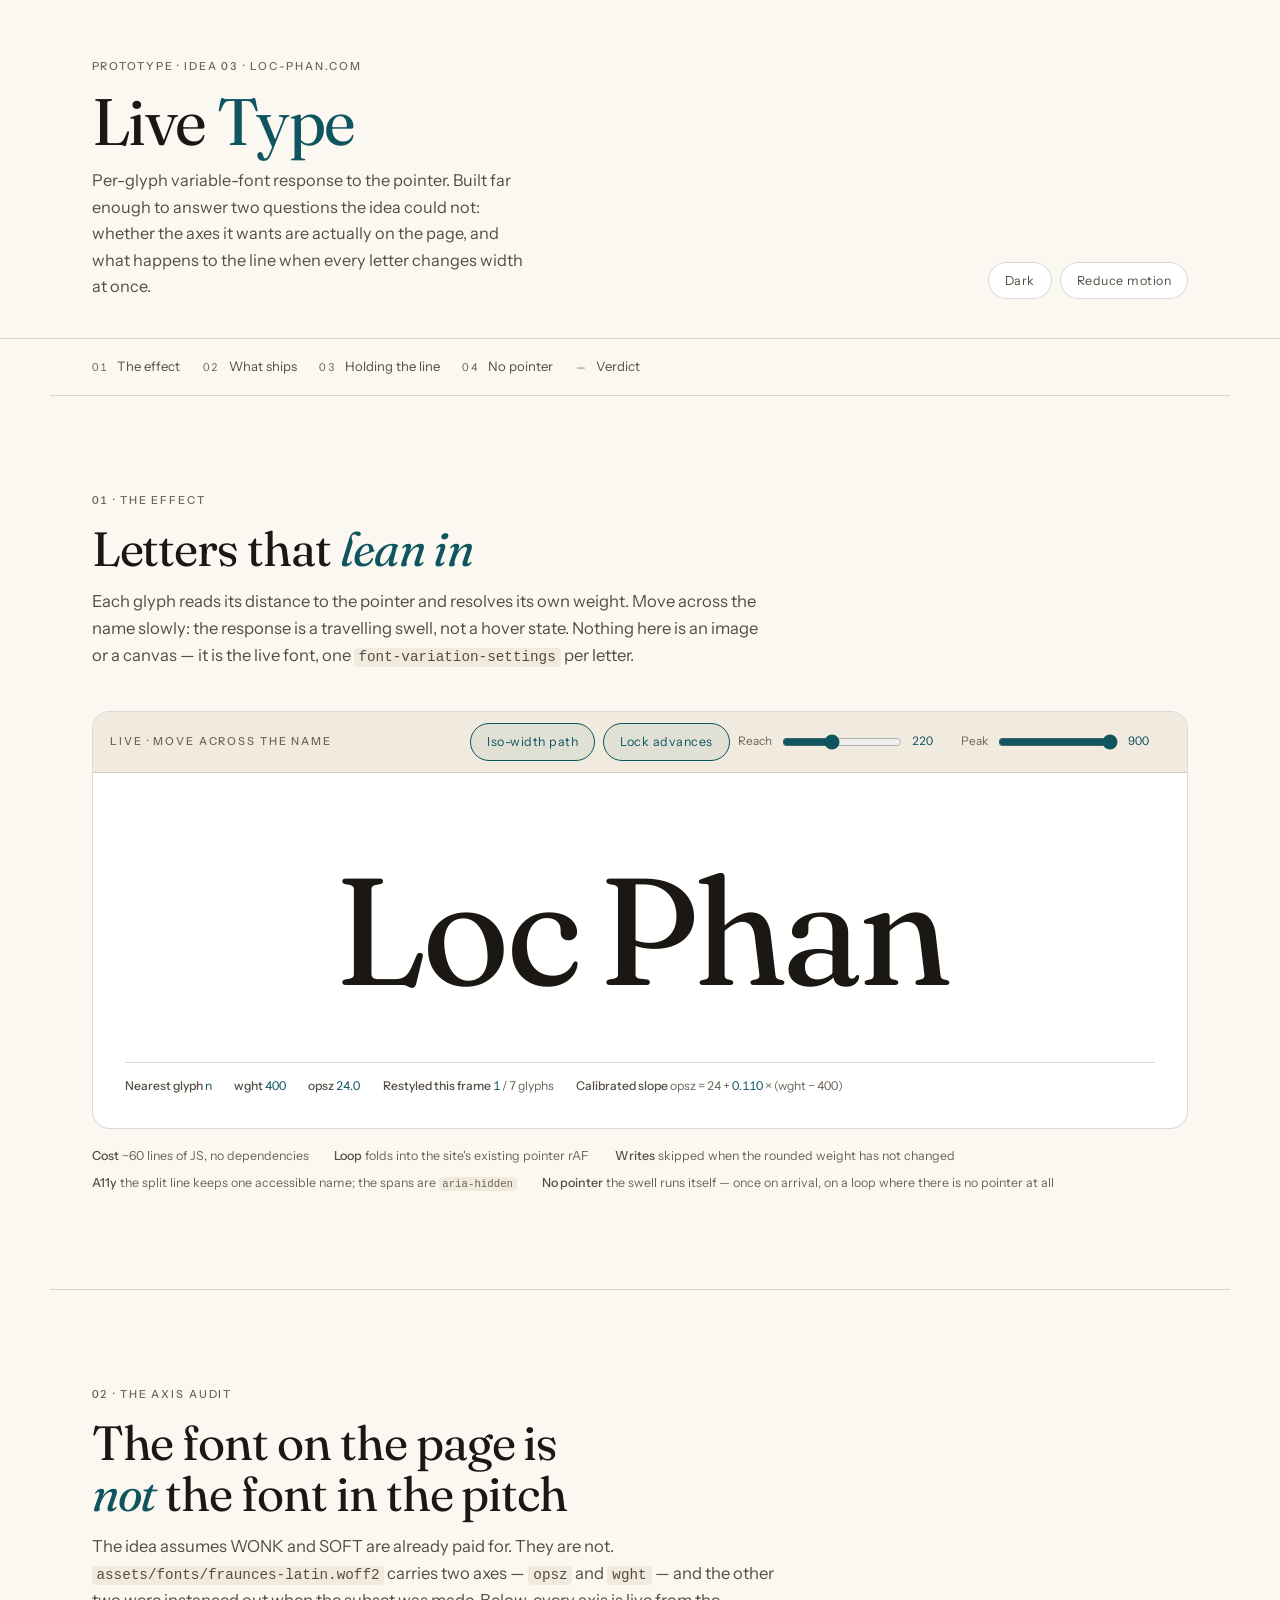
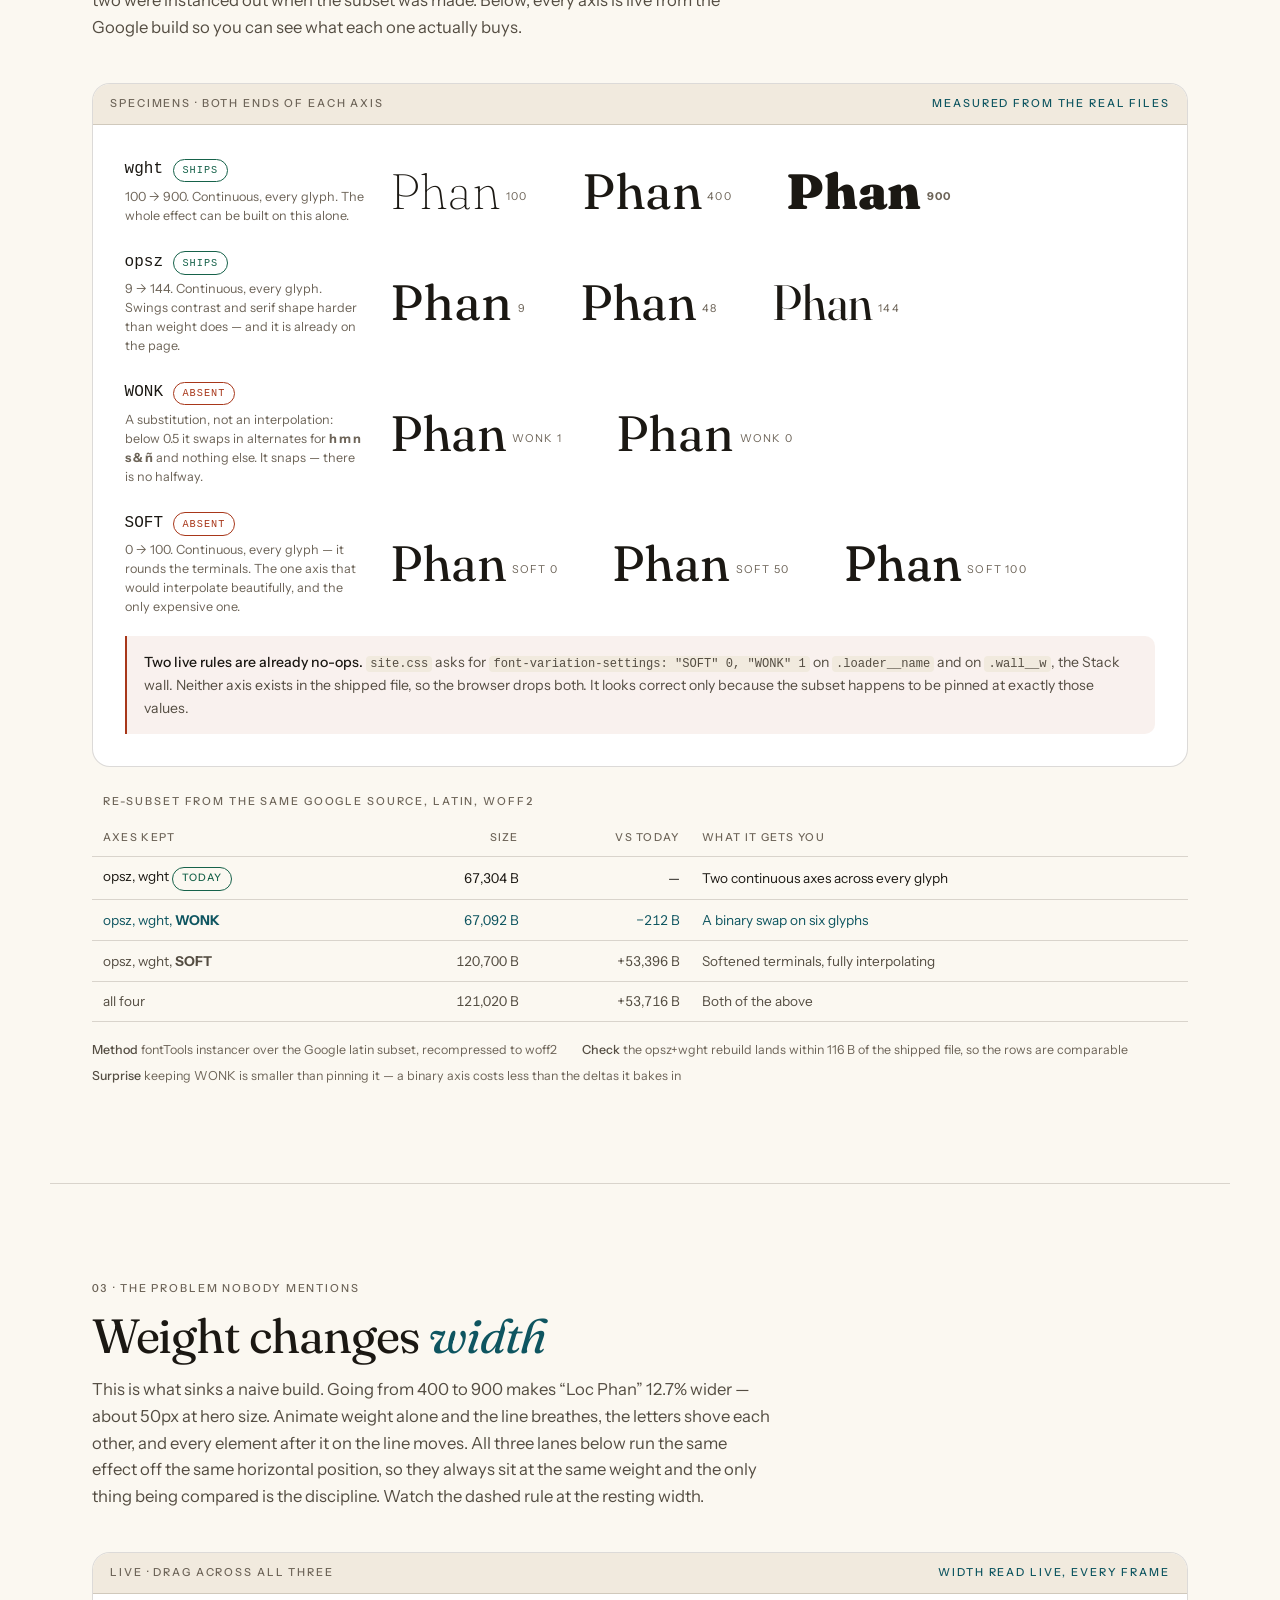
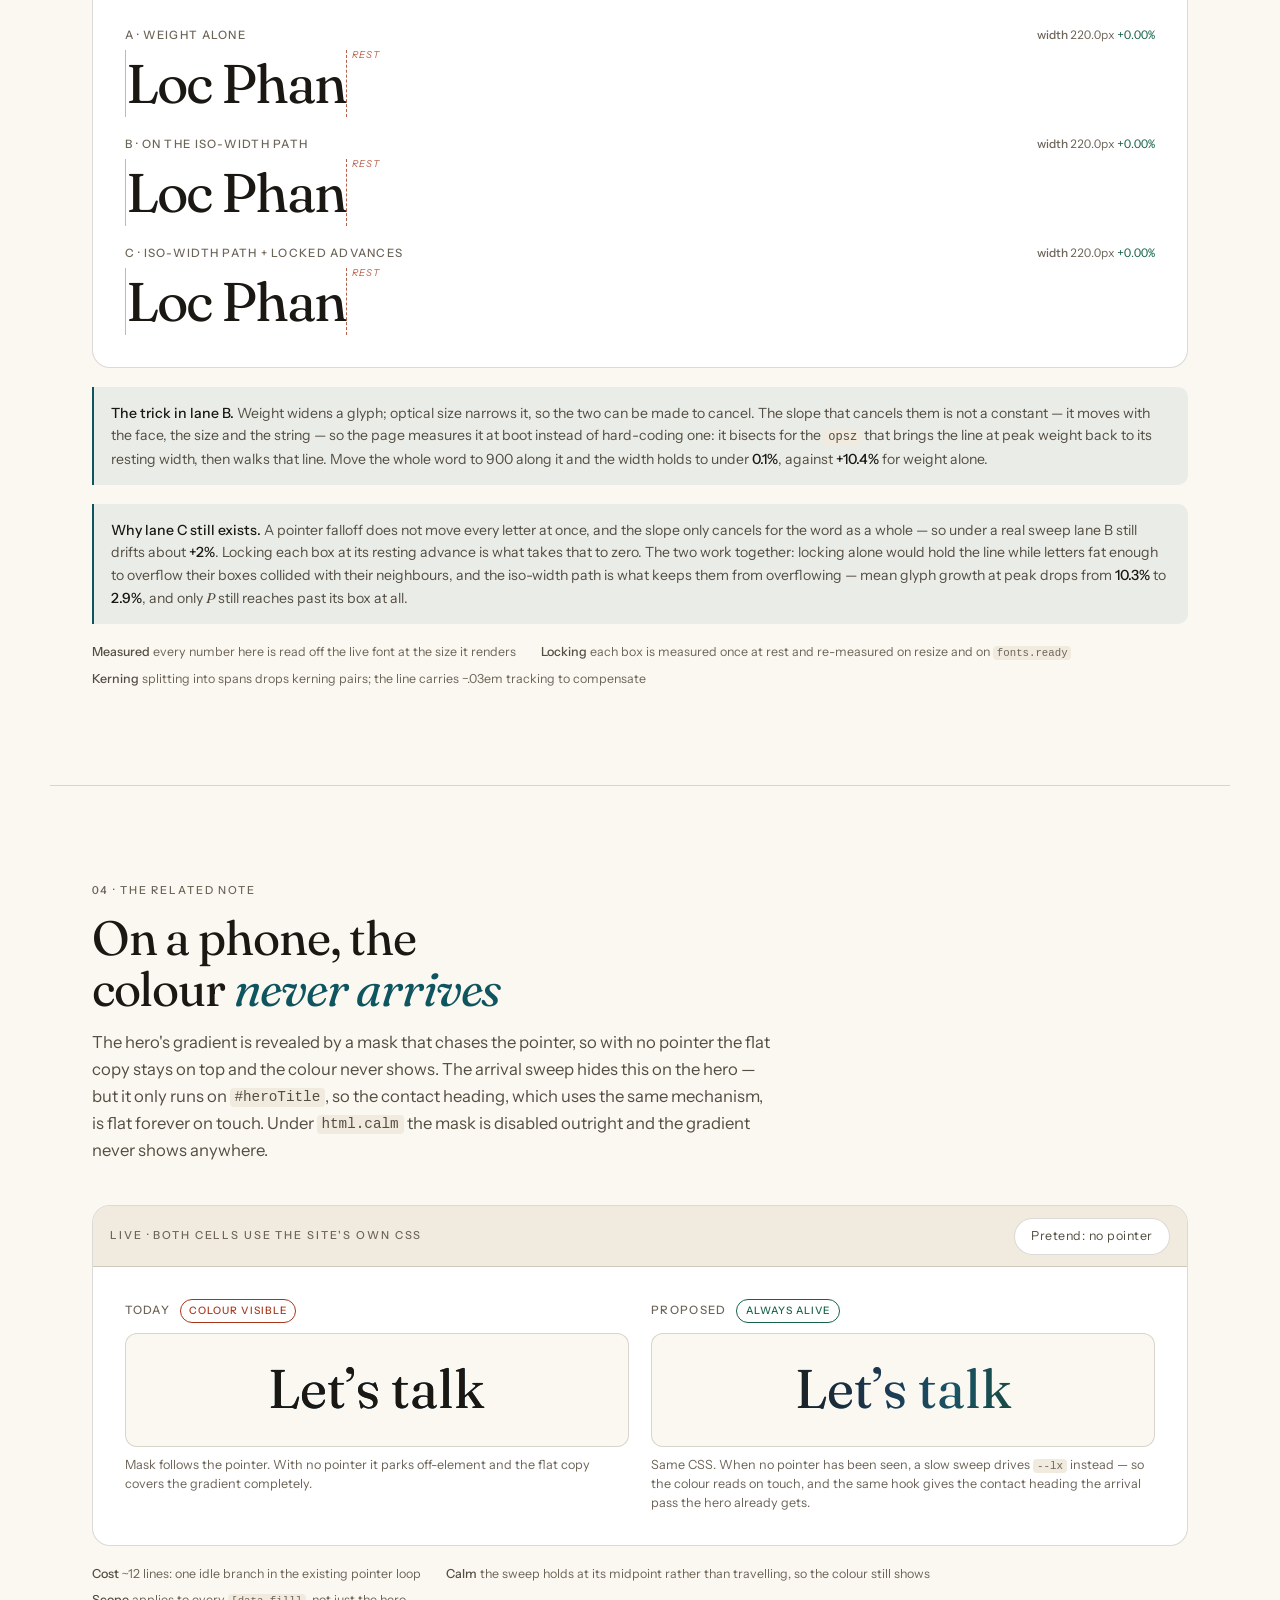
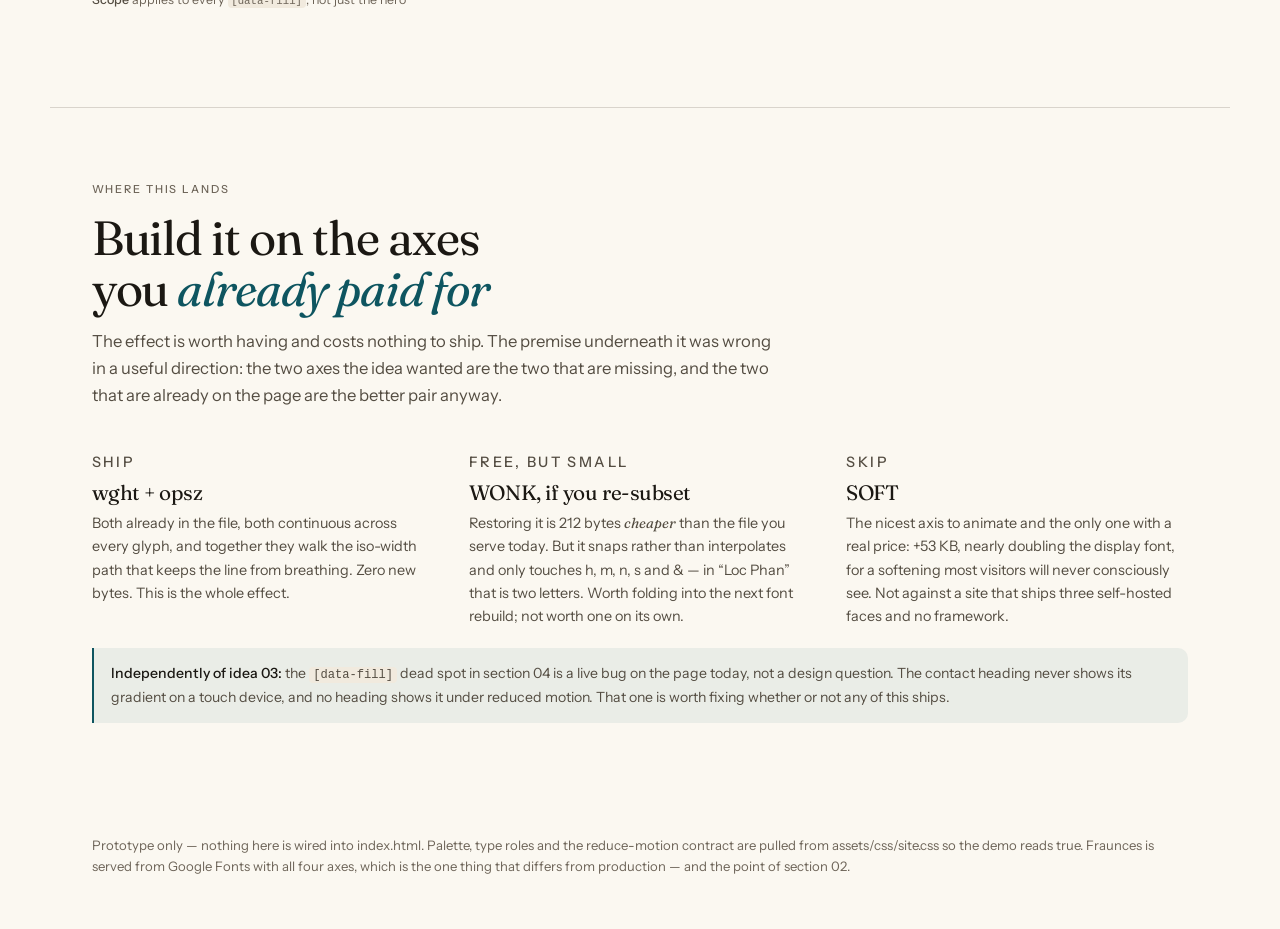
<file: prototypes/live-type.html>
<!doctype html>
<html lang="en">
<head>
<meta charset="utf-8">
<meta name="viewport" content="width=device-width, initial-scale=1, viewport-fit=cover">
<meta name="robots" content="noindex">
<title>Live Type</title>

<link rel="preconnect" href="https://fonts.googleapis.com">
<link rel="preconnect" href="https://fonts.gstatic.com" crossorigin>
<!-- Ranges, not pins. The other prototype asks for SOFT@0 and WONK@1, which
     serves a static instance; to move an axis you have to request its span. -->
<link rel="stylesheet" href="https://fonts.googleapis.com/css2?family=Fraunces:opsz,wght,SOFT,WONK@9..144,100..900,0..100,0..1&family=Instrument+Sans:ital,wght@0,400..700;1,400..700&display=swap">

<style>
/* ═══════════════════════════════════════════════════════════════════
   Live Type — idea 03: per-glyph variable-font response to the pointer.
   Palette and type are lifted from assets/css/site.css so the demo can be
   judged as if it were already on the page. Fraunces comes from Google
   Fonts here because the shipped subset cannot do what this idea needs —
   which is most of what the prototype is about.
   ══════════════════════════════════════════════════════════════════ */

:root {
  --paper:  #FBF8F1;
  --raise:  #FFFFFF;
  --sink:   #F1EADE;
  --text:   #1B1813;
  --text-2: #544D42;
  --text-3: #6D6458;
  --line:   rgb(40 30 16 / .16);
  --line-2: rgb(40 30 16 / .30);
  --accent:   #0E5560;
  --accent-2: #1E4C7A;
  --accent-3: #16624A;
  --accent-4: #6A6317;
  --alert:  #A8371A;
  --wash:   rgb(14 85 96 / .07);
  --shadow: 0 26px 60px -30px rgb(60 42 20 / .34);

  /* The hero's gradient, verbatim from the site's two theme blocks. */
  --ember: var(--accent);
  --amber: var(--accent-2);
  --iris:  var(--accent-3);
  --sweep: linear-gradient(100deg, var(--ember), var(--amber) 55%, var(--iris));

  --sans: "Instrument Sans", ui-sans-serif, system-ui, -apple-system, "Segoe UI", Roboto, Helvetica, Arial, sans-serif;
  --serif: "Fraunces", ui-serif, Georgia, "Times New Roman", serif;

  --shell: 1180px;
  --stage-pad: clamp(1.1rem, 3vw, 2rem);
  --gut: clamp(1.1rem, 4vw, 2.6rem);
  --ease: cubic-bezier(.22, .61, .36, 1);
  --ease-out: cubic-bezier(.16, 1, .3, 1);
  color-scheme: light;
}

@media (prefers-color-scheme: dark) {
  :root:not([data-theme="light"]) {
    --paper:  #16130F;
    --raise:  #1D1915;
    --sink:   #26211B;
    --text:   #F3EDE2;
    --text-2: #B3A795;
    --text-3: #A2957F;
    --line:   rgb(255 240 214 / .12);
    --line-2: rgb(255 240 214 / .22);
    --accent:   #52C6D8;
    --accent-2: #6FA0E0;
    --accent-3: #4FCFA6;
    --accent-4: #C9C066;
    --alert:  #FF8A5C;
    --wash:   rgb(82 198 216 / .09);
    --shadow: 0 30px 70px -30px rgb(0 0 0 / .85);
    color-scheme: dark;
  }
}

:root[data-theme="dark"] {
  --paper:  #16130F;
  --raise:  #1D1915;
  --sink:   #26211B;
  --text:   #F3EDE2;
  --text-2: #B3A795;
  --text-3: #A2957F;
  --line:   rgb(255 240 214 / .12);
  --line-2: rgb(255 240 214 / .22);
  --accent:   #52C6D8;
  --accent-2: #6FA0E0;
  --accent-3: #4FCFA6;
  --accent-4: #C9C066;
  --alert:  #FF8A5C;
  --wash:   rgb(82 198 216 / .09);
  --shadow: 0 30px 70px -30px rgb(0 0 0 / .85);
  color-scheme: dark;
}

/* ── Base ──────────────────────────────────────────────────────────── */
* { box-sizing: border-box; }

body {
  margin: 0;
  background: var(--paper);
  color: var(--text);
  font-family: var(--sans);
  font-size: 1rem;
  line-height: 1.62;
  -webkit-font-smoothing: antialiased;
}

h1, h2, h3 {
  font-family: var(--serif);
  font-weight: 400;
  font-variation-settings: "SOFT" 0, "WONK" 1;
  letter-spacing: -.022em;
  line-height: 1.06;
  text-wrap: balance;
  margin: 0;
}

p { margin: 0; }
em { font-family: var(--serif); font-style: italic; }
a { color: inherit; }
code {
  font-family: ui-monospace, SFMono-Regular, Menlo, monospace;
  font-size: .86em;
  background: var(--sink);
  border-radius: 4px;
  padding: .1em .34em;
}

:focus-visible {
  outline: 2px solid var(--accent);
  outline-offset: 3px;
  border-radius: 4px;
}

.shell {
  width: 100%;
  max-width: var(--shell);
  margin-inline: auto;
  padding-inline: var(--gut);
}

.eyebrow {
  font-size: .69rem;
  letter-spacing: .17em;
  text-transform: uppercase;
  font-weight: 500;
  color: var(--text-3);
  font-variant-numeric: tabular-nums;
}

/* ── Masthead ──────────────────────────────────────────────────────── */
.top {
  padding-block: clamp(2.2rem, 6vw, 3.6rem) clamp(1.6rem, 4vw, 2.4rem);
  border-bottom: 1px solid var(--line);
}
.top__grid {
  display: flex;
  flex-wrap: wrap;
  align-items: flex-end;
  justify-content: space-between;
  gap: 1.6rem 2rem;
}
.top__lead { max-width: 40ch; display: flex; flex-direction: column; gap: .7rem; }
.top h1 { font-size: clamp(2.5rem, 7vw, 4.1rem); }
.top h1 i { font-style: normal; color: var(--accent); }
.top__deck { color: var(--text-2); font-size: 1.02rem; max-width: 46ch; }

.tools { display: flex; gap: .5rem; align-items: center; flex-wrap: wrap; }
.tbtn {
  font: inherit;
  font-size: .78rem;
  letter-spacing: .04em;
  color: var(--text-2);
  background: var(--raise);
  border: 1px solid var(--line);
  border-radius: 999px;
  padding: .48rem 1rem;
  cursor: pointer;
  transition: color .2s var(--ease), border-color .2s var(--ease), background .2s var(--ease);
}
.tbtn:hover { color: var(--text); border-color: var(--line-2); }
.tbtn[aria-pressed="true"] { color: var(--accent); border-color: var(--accent); background: var(--wash); }

.jump {
  display: flex;
  gap: 1.4rem;
  flex-wrap: wrap;
  padding-block: 1.1rem;
  border-bottom: 1px solid var(--line);
}
.jump a {
  text-decoration: none;
  font-size: .82rem;
  color: var(--text-2);
  display: inline-flex;
  gap: .55rem;
  align-items: baseline;
  transition: color .2s var(--ease);
}
.jump a:hover { color: var(--accent); }
.jump a i { font-style: normal; font-size: .68rem; letter-spacing: .14em; color: var(--text-3); font-variant-numeric: tabular-nums; }

/* ── Bay ───────────────────────────────────────────────────────────── */
.bay { padding-block: clamp(3.4rem, 9vw, 6rem); border-bottom: 1px solid var(--line); }
.bay__head { display: flex; flex-direction: column; gap: .85rem; max-width: 62ch; margin-bottom: clamp(1.8rem, 4vw, 2.6rem); }
.bay__head h2 { font-size: clamp(1.9rem, 4.4vw, 3rem); }
.bay__head h2 em { color: var(--accent); }
.bay__pitch { color: var(--text-2); font-size: 1.04rem; }

.stage {
  border: 1px solid var(--line);
  border-radius: 18px;
  background: var(--raise);
}
.stage__bar {
  display: flex;
  align-items: center;
  justify-content: space-between;
  gap: 1rem;
  flex-wrap: wrap;
  padding: .7rem 1.1rem;
  border-bottom: 1px solid var(--line);
  background: var(--sink);
  border-radius: 17px 17px 0 0;
}
.stage__body { padding: var(--stage-pad); }

.cost {
  display: flex;
  flex-wrap: wrap;
  gap: .4rem 1.6rem;
  margin-top: 1.1rem;
  font-size: .78rem;
  color: var(--text-3);
}
.cost b { font-weight: 500; color: var(--text-2); }

/* ── The reactive line ─────────────────────────────────────────────── */
/* Every glyph is its own inline-block so it can carry its own axis
   values. Boxes are locked to the advance each glyph has at rest, so a
   glyph gaining weight grows inside its own box instead of shoving the
   rest of the line sideways. */
.live {
  font-family: var(--serif);
  font-weight: 400;
  line-height: 1.02;
  letter-spacing: -.03em;
  margin: 0;
  /* Kerning dies at element boundaries once the line is split, so the
     tracking is dialled back by hand to make up for it. */
}
.live .g {
  display: inline-block;
  text-align: center;
  will-change: font-variation-settings;
  font-variation-settings: "wght" 400, "opsz" 24, "SOFT" 0, "WONK" 1;
}
.live--free .g { width: auto !important; }

.hero {
  font-size: clamp(3.2rem, 13vw, 9.5rem);
  display: flex;
  justify-content: center;
  padding-block: clamp(1.4rem, 5vw, 3rem);
  cursor: crosshair;
}

.readout {
  display: flex;
  flex-wrap: wrap;
  gap: .35rem 1.4rem;
  font-size: .76rem;
  color: var(--text-3);
  font-variant-numeric: tabular-nums;
  border-top: 1px solid var(--line);
  padding-top: .8rem;
  margin-top: .4rem;
}
.readout b { font-weight: 500; color: var(--text-2); }
.readout .val { color: var(--accent); font-variant-numeric: tabular-nums; }

/* ── Axis audit ────────────────────────────────────────────────────── */
.axes { display: flex; flex-direction: column; gap: 1.5rem; }
.axis { display: grid; grid-template-columns: minmax(0, 15rem) minmax(0, 1fr); gap: .4rem 1.6rem; align-items: center; }
.axis__id { display: flex; flex-direction: column; gap: .3rem; }
.axis__tag {
  font-family: ui-monospace, SFMono-Regular, Menlo, monospace;
  font-size: 1rem;
  color: var(--text);
}
.axis__note { font-size: .79rem; color: var(--text-3); line-height: 1.5; }
.axis__spec {
  font-family: var(--serif);
  font-size: clamp(1.8rem, 5vw, 3.1rem);
  line-height: 1;
  display: flex;
  flex-wrap: wrap;
  gap: .2em 1.1em;
  align-items: baseline;
  min-width: 0;
}
.axis__spec span { white-space: nowrap; }
.axis__spec i {
  font-style: normal;
  font-family: var(--sans);
  font-size: .68rem;
  letter-spacing: .11em;
  text-transform: uppercase;
  color: var(--text-3);
  margin-left: .5em;
  vertical-align: middle;
}

.tag {
  display: inline-block;
  font-size: .64rem;
  letter-spacing: .1em;
  text-transform: uppercase;
  font-weight: 500;
  border-radius: 999px;
  padding: .16rem .55rem;
  border: 1px solid currentColor;
  width: fit-content;
}
.tag--yes  { color: var(--accent-3); }
.tag--no   { color: var(--alert); }
.tag--free { color: var(--accent); }

/* ── Cost table ────────────────────────────────────────────────────── */
.tblwrap { overflow-x: auto; }
table.cmp { border-collapse: collapse; width: 100%; font-size: .85rem; min-width: 34rem; }
table.cmp th, table.cmp td { text-align: left; padding: .55rem .7rem; border-bottom: 1px solid var(--line); }
table.cmp th { font-size: .68rem; letter-spacing: .12em; text-transform: uppercase; color: var(--text-3); font-weight: 500; }
table.cmp td { color: var(--text-2); font-variant-numeric: tabular-nums; }
table.cmp tr.is-now td { color: var(--text); }
table.cmp tr.is-pick td { color: var(--accent); }
table.cmp .num { text-align: right; }

/* ── Lanes (the reflow demo) ───────────────────────────────────────── */
.lanes { display: flex; flex-direction: column; gap: 1.15rem; }
.lane { display: flex; flex-direction: column; gap: .3rem; }
.lane__top { display: flex; justify-content: space-between; align-items: baseline; gap: 1rem; flex-wrap: wrap; }
.lane__name { font-size: .72rem; letter-spacing: .11em; text-transform: uppercase; color: var(--text-3); font-weight: 500; }
.lane__num { font-size: .74rem; color: var(--text-3); font-variant-numeric: tabular-nums; }
.lane__num b { font-weight: 500; }
.lane__num .drift { color: var(--alert); }
.lane__num .hold  { color: var(--accent-3); }
.lane__rule {
  position: relative;
  border-left: 1px solid var(--line-2);
  padding-block: .35rem;
}
/* A ruler mark pinned at the resting width: anything that moves past it is
   the line pushing its own neighbours around. */
.lane__mark {
  position: absolute;
  top: 0; bottom: 0;
  width: 0;
  border-left: 1px dashed var(--alert);
  opacity: .8;
  left: 0;
}
.lane__mark::after {
  content: "rest";
  position: absolute;
  top: -.2rem;
  left: .35rem;
  font-size: .6rem;
  letter-spacing: .1em;
  text-transform: uppercase;
  color: var(--alert);
  white-space: nowrap;
}
.lane .live { font-size: clamp(1.9rem, 5.6vw, 3.4rem); white-space: nowrap; }
.lane__word { display: inline-block; }

/* ── Fill demo ─────────────────────────────────────────────────────── */
.fillgrid { display: grid; grid-template-columns: repeat(2, minmax(0, 1fr)); gap: 1.4rem; }
.fillcell { display: flex; flex-direction: column; gap: .6rem; }
.fillcell__head { display: flex; align-items: baseline; gap: .6rem; flex-wrap: wrap; }
.fillbox {
  border: 1px solid var(--line);
  border-radius: 12px;
  background: var(--paper);
  padding: clamp(1rem, 3vw, 1.8rem);
  display: flex;
  justify-content: center;
}
.fillname {
  font-family: var(--serif);
  font-size: clamp(2rem, 6vw, 3.4rem);
  line-height: 1;
  font-variation-settings: "SOFT" 0, "WONK" 1;
}
/* The site's own mechanism, verbatim: a saturated copy under a flat copy,
   with the flat one masked away around the pointer. */
[data-fill] {
  position: relative;
  background-image: var(--sweep);
  -webkit-background-clip: text;
  background-clip: text;
  color: transparent;
  background-size: 190% 190%;
  background-position: var(--fx, 50%) var(--fy, 50%);
}
[data-fill]::before {
  content: attr(data-text);
  position: absolute;
  inset: 0;
  color: var(--text);
  -webkit-mask-image: radial-gradient(300px circle at var(--lx, -300px) var(--ly, -300px), transparent 0%, #000 66%);
  mask-image: radial-gradient(300px circle at var(--lx, -300px) var(--ly, -300px), transparent 0%, #000 66%);
}

/* ── Verdict ───────────────────────────────────────────────────────── */
.verdict { padding-block: clamp(3rem, 7vw, 4.6rem); }
.verdict__grid { display: grid; grid-template-columns: repeat(3, minmax(0, 1fr)); gap: clamp(1.2rem, 3vw, 2.2rem); }
.vcell { display: flex; flex-direction: column; gap: .5rem; }
.vcell h3 { font-size: 1.3rem; }
.vcell p { font-size: .9rem; color: var(--text-2); }

.note {
  border-left: 2px solid var(--accent);
  background: var(--wash);
  border-radius: 0 10px 10px 0;
  padding: .9rem 1.1rem;
  font-size: .88rem;
  color: var(--text-2);
  margin-top: 1.2rem;
}
.note b { color: var(--text); font-weight: 500; }
.note--warn { border-left-color: var(--alert); background: color-mix(in srgb, var(--alert) 7%, transparent); }

.foot { padding-block: 2.4rem 3.4rem; color: var(--text-3); font-size: .82rem; }

.ctl { display: flex; align-items: center; gap: .5rem; font-size: .74rem; color: var(--text-3); }
.ctl input[type="range"] { width: 7.5rem; accent-color: var(--accent); }
.ctl output { color: var(--accent); font-variant-numeric: tabular-nums; min-width: 2.6rem; }

@media (max-width: 900px) {
  .verdict__grid { grid-template-columns: 1fr; }
  .fillgrid { grid-template-columns: 1fr; }
  .axis { grid-template-columns: 1fr; }
}

/* ── The reduce-motion contract, same shape as the site's ──────────── */
/* Reduce means no vestibular motion, not a dead page. The type settles at
   one resting instance and stops tracking the pointer; colour still
   transitions, and the fallback sweep below stops travelling. */
html.calm .live .g { transition: none !important; }
html.calm .hero { cursor: default; }

@media (prefers-reduced-motion: reduce) {
  * { animation-duration: .01ms !important; animation-iteration-count: 1 !important; transition-duration: .01ms !important; }
}
</style>

<script>
  /* The site sets this in <head> before first paint. */
  document.documentElement.classList.add('js');
</script>
</head>
<body>

<header class="top">
  <div class="shell top__grid">
    <div class="top__lead">
      <p class="eyebrow">Prototype · idea 03 · loc-phan.com</p>
      <h1>Live <i>Type</i></h1>
      <p class="top__deck">Per-glyph variable-font response to the pointer. Built far enough to answer two questions the idea could not: whether the axes it wants are actually on the page, and what happens to the line when every letter changes width at once.</p>
    </div>
    <div class="tools">
      <button class="tbtn" id="themeBtn" type="button" aria-pressed="false">Dark</button>
      <button class="tbtn" id="calmBtn" type="button" aria-pressed="false">Reduce motion</button>
    </div>
  </div>
</header>

<nav class="shell jump" aria-label="Sections">
  <a href="#p1"><i>01</i> The effect</a>
  <a href="#p2"><i>02</i> What ships</a>
  <a href="#p3"><i>03</i> Holding the line</a>
  <a href="#p4"><i>04</i> No pointer</a>
  <a href="#verdict"><i>—</i> Verdict</a>
</nav>

<main>

<!-- ═══ 01 · The effect ════════════════════════════════════════════ -->
<section class="bay shell" id="p1">
  <div class="bay__head">
    <p class="eyebrow">01 · The effect</p>
    <h2>Letters that <em>lean in</em></h2>
    <p class="bay__pitch">Each glyph reads its distance to the pointer and resolves its own weight. Move across the name slowly: the response is a travelling swell, not a hover state. Nothing here is an image or a canvas — it is the live font, one <code>font-variation-settings</code> per letter.</p>
  </div>

  <div class="stage">
    <div class="stage__bar">
      <p class="eyebrow">Live · move across the name</p>
      <div class="tools">
        <button class="tbtn" id="isoBtn" type="button" aria-pressed="true">Iso-width path</button>
        <button class="tbtn" id="lockBtn" type="button" aria-pressed="true">Lock advances</button>
        <label class="ctl">Reach
          <input type="range" id="reach" min="80" max="420" step="10" value="220">
          <output id="reachOut">220</output>
        </label>
        <label class="ctl">Peak
          <input type="range" id="peak" min="500" max="900" step="10" value="900">
          <output id="peakOut">900</output>
        </label>
      </div>
    </div>
    <div class="stage__body">
      <p class="live hero" id="heroLine">Loc Phan</p>
      <div class="readout">
        <span><b>Nearest glyph</b> <span class="val" id="roGlyph">—</span></span>
        <span><b>wght</b> <span class="val" id="roWght">400</span></span>
        <span><b>opsz</b> <span class="val" id="roOpsz">24</span></span>
        <span><b>Restyled this frame</b> <span class="val" id="roTouch">0</span> / 7 glyphs</span>
        <span><b>Calibrated slope</b> opsz = 24 + <span class="val" id="roSlope">—</span> × (wght − 400)</span>
      </div>
    </div>
  </div>

  <div class="cost">
    <span><b>Cost</b> ~60 lines of JS, no dependencies</span>
    <span><b>Loop</b> folds into the site's existing pointer rAF</span>
    <span><b>Writes</b> skipped when the rounded weight has not changed</span>
    <span><b>A11y</b> the split line keeps one accessible name; the spans are <code>aria-hidden</code></span>
    <span><b>No pointer</b> the swell runs itself — once on arrival, on a loop where there is no pointer at all</span>
  </div>
</section>

<!-- ═══ 02 · What ships ════════════════════════════════════════════ -->
<section class="bay shell" id="p2">
  <div class="bay__head">
    <p class="eyebrow">02 · The axis audit</p>
    <h2>The font on the page is <em>not</em> the font in the pitch</h2>
    <p class="bay__pitch">The idea assumes WONK and SOFT are already paid for. They are not. <code>assets/fonts/fraunces-latin.woff2</code> carries two axes — <code>opsz</code> and <code>wght</code> — and the other two were instanced out when the subset was made. Below, every axis is live from the Google build so you can see what each one actually buys.</p>
  </div>

  <div class="stage">
    <div class="stage__bar">
      <p class="eyebrow">Specimens · both ends of each axis</p>
      <p class="eyebrow" style="color: var(--accent)">measured from the real files</p>
    </div>
    <div class="stage__body">
      <div class="axes">

        <div class="axis">
          <div class="axis__id">
            <span class="axis__tag">wght <span class="tag tag--yes">ships</span></span>
            <span class="axis__note">100 → 900. Continuous, every glyph. The whole effect can be built on this alone.</span>
          </div>
          <div class="axis__spec">
            <span style="font-variation-settings: 'wght' 100, 'opsz' 24">Phan<i>100</i></span>
            <span style="font-variation-settings: 'wght' 400, 'opsz' 24">Phan<i>400</i></span>
            <span style="font-variation-settings: 'wght' 900, 'opsz' 24">Phan<i>900</i></span>
          </div>
        </div>

        <div class="axis">
          <div class="axis__id">
            <span class="axis__tag">opsz <span class="tag tag--yes">ships</span></span>
            <span class="axis__note">9 → 144. Continuous, every glyph. Swings contrast and serif shape harder than weight does — and it is already on the page.</span>
          </div>
          <div class="axis__spec">
            <span style="font-variation-settings: 'wght' 400, 'opsz' 9">Phan<i>9</i></span>
            <span style="font-variation-settings: 'wght' 400, 'opsz' 48">Phan<i>48</i></span>
            <span style="font-variation-settings: 'wght' 400, 'opsz' 144">Phan<i>144</i></span>
          </div>
        </div>

        <div class="axis">
          <div class="axis__id">
            <span class="axis__tag">WONK <span class="tag tag--no">absent</span></span>
            <span class="axis__note">A substitution, not an interpolation: below 0.5 it swaps in alternates for <b>h m n s &amp; ñ</b> and nothing else. It snaps — there is no halfway.</span>
          </div>
          <div class="axis__spec">
            <span style="font-variation-settings: 'wght' 400, 'opsz' 48, 'WONK' 1">Phan<i>wonk 1</i></span>
            <span style="font-variation-settings: 'wght' 400, 'opsz' 48, 'WONK' 0">Phan<i>wonk 0</i></span>
          </div>
        </div>

        <div class="axis">
          <div class="axis__id">
            <span class="axis__tag">SOFT <span class="tag tag--no">absent</span></span>
            <span class="axis__note">0 → 100. Continuous, every glyph — it rounds the terminals. The one axis that would interpolate beautifully, and the only expensive one.</span>
          </div>
          <div class="axis__spec">
            <span style="font-variation-settings: 'wght' 400, 'opsz' 48, 'SOFT' 0">Phan<i>soft 0</i></span>
            <span style="font-variation-settings: 'wght' 400, 'opsz' 48, 'SOFT' 50">Phan<i>soft 50</i></span>
            <span style="font-variation-settings: 'wght' 400, 'opsz' 48, 'SOFT' 100">Phan<i>soft 100</i></span>
          </div>
        </div>

      </div>

      <div class="note note--warn">
        <b>Two live rules are already no-ops.</b> <code>site.css</code> asks for
        <code>font-variation-settings: "SOFT" 0, "WONK" 1</code> on <code>.loader__name</code> and on
        <code>.wall__w</code>, the Stack wall. Neither axis exists in the shipped file, so the browser drops both. It looks correct only
        because the subset happens to be pinned at exactly those values.
      </div>
    </div>
  </div>

  <div style="margin-top: 1.6rem" class="tblwrap">
    <table class="cmp">
      <caption class="eyebrow" style="text-align: left; padding: 0 .7rem .6rem">Re-subset from the same Google source, latin, woff2</caption>
      <thead>
        <tr><th>Axes kept</th><th class="num">Size</th><th class="num">vs today</th><th>What it gets you</th></tr>
      </thead>
      <tbody>
        <tr class="is-now"><td>opsz, wght <span class="tag tag--yes">today</span></td><td class="num">67,304 B</td><td class="num">—</td><td>Two continuous axes across every glyph</td></tr>
        <tr class="is-pick"><td>opsz, wght, <b>WONK</b></td><td class="num">67,092 B</td><td class="num">−212 B</td><td>A binary swap on six glyphs</td></tr>
        <tr><td>opsz, wght, <b>SOFT</b></td><td class="num">120,700 B</td><td class="num">+53,396 B</td><td>Softened terminals, fully interpolating</td></tr>
        <tr><td>all four</td><td class="num">121,020 B</td><td class="num">+53,716 B</td><td>Both of the above</td></tr>
      </tbody>
    </table>
  </div>

  <div class="cost">
    <span><b>Method</b> fontTools instancer over the Google latin subset, recompressed to woff2</span>
    <span><b>Check</b> the opsz+wght rebuild lands within 116 B of the shipped file, so the rows are comparable</span>
    <span><b>Surprise</b> keeping WONK is smaller than pinning it — a binary axis costs less than the deltas it bakes in</span>
  </div>
</section>

<!-- ═══ 03 · Holding the line ══════════════════════════════════════ -->
<section class="bay shell" id="p3">
  <div class="bay__head">
    <p class="eyebrow">03 · The problem nobody mentions</p>
    <h2>Weight changes <em>width</em></h2>
    <p class="bay__pitch">This is what sinks a naive build. Going from 400 to 900 makes “Loc Phan” 12.7% wider — about 50px at hero size. Animate weight alone and the line breathes, the letters shove each other, and every element after it on the line moves. All three lanes below run the same effect off the same horizontal position, so they always sit at the same weight and the only thing being compared is the discipline. Watch the dashed rule at the resting width.</p>
  </div>

  <div class="stage">
    <div class="stage__bar">
      <p class="eyebrow">Live · drag across all three</p>
      <p class="eyebrow" style="color: var(--accent)">width read live, every frame</p>
    </div>
    <div class="stage__body">
      <div class="lanes" id="lanes">

        <div class="lane" data-lane="free">
          <div class="lane__top">
            <span class="lane__name">A · weight alone</span>
            <span class="lane__num"><b>width</b> <span class="v">—</span> <span class="d drift"></span></span>
          </div>
          <div class="lane__rule">
            <i class="lane__mark" aria-hidden="true"></i>
            <span class="lane__word"><span class="live live--free">Loc Phan</span></span>
          </div>
        </div>

        <div class="lane" data-lane="iso">
          <div class="lane__top">
            <span class="lane__name">B · on the iso-width path</span>
            <span class="lane__num"><b>width</b> <span class="v">—</span> <span class="d"></span></span>
          </div>
          <div class="lane__rule">
            <i class="lane__mark" aria-hidden="true"></i>
            <span class="lane__word"><span class="live live--free">Loc Phan</span></span>
          </div>
        </div>

        <div class="lane" data-lane="lock">
          <div class="lane__top">
            <span class="lane__name">C · iso-width path + locked advances</span>
            <span class="lane__num"><b>width</b> <span class="v">—</span> <span class="d"></span></span>
          </div>
          <div class="lane__rule">
            <i class="lane__mark" aria-hidden="true"></i>
            <span class="lane__word"><span class="live">Loc Phan</span></span>
          </div>
        </div>

      </div>
    </div>
  </div>

  <div class="note">
    <b>The trick in lane B.</b> Weight widens a glyph; optical size narrows it, so the two can be made to
    cancel. The slope that cancels them is not a constant — it moves with the face, the size and the
    string — so the page measures it at boot instead of hard-coding one: it bisects for the <code>opsz</code>
    that brings the line at peak weight back to its resting width, then walks that line. Move the whole
    word to 900 along it and the width holds to under <b>0.1%</b>, against <b>+10.4%</b> for weight alone.
  </div>

  <div class="note">
    <b>Why lane C still exists.</b> A pointer falloff does not move every letter at once, and the slope
    only cancels for the word as a whole — so under a real sweep lane B still drifts about <b>+2%</b>.
    Locking each box at its resting advance is what takes that to zero. The two work together: locking
    alone would hold the line while letters fat enough to overflow their boxes collided with their
    neighbours, and the iso-width path is what keeps them from overflowing — mean glyph growth at peak
    drops from <b>10.3%</b> to <b>2.9%</b>, and only <em>P</em> still reaches past its box at all.
  </div>

  <div class="cost">
    <span><b>Measured</b> every number here is read off the live font at the size it renders</span>
    <span><b>Locking</b> each box is measured once at rest and re-measured on resize and on <code>fonts.ready</code></span>
    <span><b>Kerning</b> splitting into spans drops kerning pairs; the line carries −.03em tracking to compensate</span>
  </div>
</section>

<!-- ═══ 04 · No pointer ════════════════════════════════════════════ -->
<section class="bay shell" id="p4">
  <div class="bay__head">
    <p class="eyebrow">04 · The related note</p>
    <h2>On a phone, the colour <em>never arrives</em></h2>
    <p class="bay__pitch">The hero's gradient is revealed by a mask that chases the pointer, so with no pointer the flat copy stays on top and the colour never shows. The arrival sweep hides this on the hero — but it only runs on <code>#heroTitle</code>, so the contact heading, which uses the same mechanism, is flat forever on touch. Under <code>html.calm</code> the mask is disabled outright and the gradient never shows anywhere.</p>
  </div>

  <div class="stage">
    <div class="stage__bar">
      <p class="eyebrow">Live · both cells use the site's own CSS</p>
      <div class="tools">
        <button class="tbtn" id="touchBtn" type="button" aria-pressed="false">Pretend: no pointer</button>
      </div>
    </div>
    <div class="stage__body">
      <div class="fillgrid">

        <div class="fillcell">
          <div class="fillcell__head">
            <span class="lane__name">Today</span>
            <span class="tag tag--no" id="todayState">colour visible</span>
          </div>
          <div class="fillbox" id="fillNow">
            <span class="fillname" data-fill>Let&rsquo;s talk</span>
          </div>
          <p class="axis__note">Mask follows the pointer. With no pointer it parks off-element and the flat copy covers the gradient completely.</p>
        </div>

        <div class="fillcell">
          <div class="fillcell__head">
            <span class="lane__name">Proposed</span>
            <span class="tag tag--yes">always alive</span>
          </div>
          <div class="fillbox" id="fillFix">
            <span class="fillname" data-fill>Let&rsquo;s talk</span>
          </div>
          <p class="axis__note">Same CSS. When no pointer has been seen, a slow sweep drives <code>--lx</code> instead — so the colour reads on touch, and the same hook gives the contact heading the arrival pass the hero already gets.</p>
        </div>

      </div>
    </div>
  </div>

  <div class="cost">
    <span><b>Cost</b> ~12 lines: one idle branch in the existing pointer loop</span>
    <span><b>Calm</b> the sweep holds at its midpoint rather than travelling, so the colour still shows</span>
    <span><b>Scope</b> applies to every <code>[data-fill]</code>, not just the hero</span>
  </div>
</section>

<!-- ═══ Verdict ════════════════════════════════════════════════════ -->
<section class="bay verdict shell" id="verdict" style="border-bottom: 0">
  <div class="bay__head">
    <p class="eyebrow">Where this lands</p>
    <h2>Build it on the axes you <em>already paid for</em></h2>
    <p class="bay__pitch">The effect is worth having and costs nothing to ship. The premise underneath it was wrong in a useful direction: the two axes the idea wanted are the two that are missing, and the two that are already on the page are the better pair anyway.</p>
  </div>
  <div class="verdict__grid">
    <div class="vcell">
      <p class="eyebrow">Ship</p>
      <h3>wght + opsz</h3>
      <p>Both already in the file, both continuous across every glyph, and together they walk the iso-width path that keeps the line from breathing. Zero new bytes. This is the whole effect.</p>
    </div>
    <div class="vcell">
      <p class="eyebrow">Free, but small</p>
      <h3>WONK, if you re-subset</h3>
      <p>Restoring it is 212 bytes <em>cheaper</em> than the file you serve today. But it snaps rather than interpolates and only touches h, m, n, s and &amp; — in “Loc Phan” that is two letters. Worth folding into the next font rebuild; not worth one on its own.</p>
    </div>
    <div class="vcell">
      <p class="eyebrow">Skip</p>
      <h3>SOFT</h3>
      <p>The nicest axis to animate and the only one with a real price: +53 KB, nearly doubling the display font, for a softening most visitors will never consciously see. Not against a site that ships three self-hosted faces and no framework.</p>
    </div>
  </div>

  <div class="note">
    <b>Independently of idea 03:</b> the <code>[data-fill]</code> dead spot in section 04 is a live bug on
    the page today, not a design question. The contact heading never shows its gradient on a touch device,
    and no heading shows it under reduced motion. That one is worth fixing whether or not any of this ships.
  </div>
</section>

</main>

<footer class="foot shell">
  <p>Prototype only — nothing here is wired into index.html. Palette, type roles and the reduce-motion contract are pulled from assets/css/site.css so the demo reads true. Fraunces is served from Google Fonts with all four axes, which is the one thing that differs from production — and the point of section 02.</p>
</footer>

<script>
(function () {
  'use strict';

  var root  = document.documentElement;
  var $     = function (s, c) { return (c || document).querySelector(s); };
  var $$    = function (s, c) { return Array.prototype.slice.call((c || document).querySelectorAll(s)); };
  var clamp = function (v, a, b) { return Math.min(b, Math.max(a, v)); };

  /* ── Theme + calm, mirroring the live site's two toggles ────────── */
  var themeBtn = $('#themeBtn');
  var calmBtn  = $('#calmBtn');
  var prefersDark = matchMedia('(prefers-color-scheme: dark)');
  var prefersCalm = matchMedia('(prefers-reduced-motion: reduce)');
  var calm = prefersCalm.matches;

  function isDark() {
    var t = root.getAttribute('data-theme');
    return t ? t === 'dark' : prefersDark.matches;
  }
  function paintThemeBtn() {
    themeBtn.textContent = isDark() ? 'Light' : 'Dark';
    themeBtn.setAttribute('aria-pressed', String(isDark()));
  }
  themeBtn.addEventListener('click', function () {
    root.setAttribute('data-theme', isDark() ? 'light' : 'dark');
    paintThemeBtn();
  });
  prefersDark.addEventListener('change', paintThemeBtn);
  paintThemeBtn();

  function applyCalm() {
    root.classList.toggle('calm', calm);
    calmBtn.setAttribute('aria-pressed', String(calm));
    calmBtn.textContent = calm ? 'Motion on' : 'Reduce motion';
    if (calm) rest();          // settle everything at its resting instance
  }
  calmBtn.addEventListener('click', function () { calm = !calm; applyCalm(); });
  prefersCalm.addEventListener('change', function (e) { calm = e.matches; applyCalm(); });

  /* ── The resting instance, and the iso-width path ───────────────── */
  // Weight widens a glyph; optical size narrows it. Walk both together and
  // the two cancel, so the line can travel its whole weight range without
  // changing width. The slope that cancels them is not a constant — it
  // moves with the face, the size and the string — so it is measured here
  // rather than guessed, once, against the font that actually loaded.
  var REST_W = 400, REST_O = 24;

  function vs(wght, opsz) {
    return '"wght" ' + wght + ', "opsz" ' + opsz.toFixed(1) + ', "SOFT" 0, "WONK" 1';
  }

  var probe = document.createElement('span');
  probe.setAttribute('aria-hidden', 'true');
  probe.style.cssText = 'position:absolute;left:-9999px;top:0;visibility:hidden;' +
                        'white-space:pre;font-optical-sizing:none';
  document.body.appendChild(probe);

  function calibrate(set) {
    var cs = getComputedStyle(set.el);
    probe.style.fontFamily    = cs.fontFamily;
    probe.style.fontSize      = cs.fontSize;
    probe.style.fontWeight    = cs.fontWeight;
    probe.style.letterSpacing = cs.letterSpacing;
    probe.textContent = set.el.getAttribute('aria-label').replace(/ /g, '');

    function width(w, o) {
      probe.style.fontVariationSettings = vs(w, o);
      return probe.getBoundingClientRect().width;
    }

    // Width falls monotonically as opsz rises, so bisect for the value that
    // brings the peak-weight line back to its resting width.
    var rest = width(REST_W, REST_O), lo = REST_O, hi = 144, mid = REST_O;
    if (width(set.peak, hi) < rest) {
      for (var i = 0; i < 20; i++) {
        mid = (lo + hi) / 2;
        if (width(set.peak, mid) > rest) lo = mid; else hi = mid;
      }
    } else {
      mid = hi;                       // the axis cannot fully cancel; go as far as it does
    }
    set.isoSlope = (mid - REST_O) / (set.peak - REST_W);
    set.isoOpsz  = mid;
  }

  function opszFor(set, wght) {
    return set.iso ? REST_O + set.isoSlope * (wght - REST_W) : REST_O;
  }

  /* ── Split a line into per-glyph spans ──────────────────────────── */
  // The container keeps one accessible name and the spans are hidden from
  // the tree, so the line still reads as a word rather than as eight
  // letters. Selection and copy are unaffected.
  function split(el) {
    var text = el.textContent;
    el.setAttribute('aria-label', text);
    el.textContent = '';
    var glyphs = [];
    text.split('').forEach(function (ch) {
      if (ch === ' ') { el.appendChild(document.createTextNode(' ')); return; }
      var s = document.createElement('span');
      s.className = 'g';
      s.textContent = ch;
      s.setAttribute('aria-hidden', 'true');
      s.dataset.ch = ch;
      el.appendChild(s);
      glyphs.push(s);
    });
    return glyphs;
  }

  /* ── Lock each box to the advance its glyph has at rest ─────────── */
  // Measured, never computed: the font is the authority on its own metrics,
  // and the measurement has to be redone whenever the type re-lays out.
  function lockAdvances(set) {
    if (!set.locked) return;
    set.glyphs.forEach(function (s) {
      s.style.width = '';
      s.style.fontVariationSettings = vs(REST_W, REST_O);
    });
    var widths = set.glyphs.map(function (s) { return s.getBoundingClientRect().width; });
    set.glyphs.forEach(function (s, i) { s.style.width = widths[i] + 'px'; });
  }

  /* ── Every reactive line on the page ────────────────────────────── */
  var sets = [];

  function addSet(el, opts) {
    var set = {
      el: el,
      glyphs: split(el),
      iso: opts.iso,
      locked: opts.locked,
      peak: opts.peak || 900,
      reach: opts.reach || 220,
      lane: opts.lane || null,
      base: 0,
      isoSlope: 0,
      isoOpsz: REST_O,
      last: []
    };
    sets.push(set);
    return set;
  }

  var lanesEl = $('#lanes');
  var heroSet = addSet($('#heroLine'), { iso: true, locked: true });
  $$('#lanes .lane').forEach(function (lane) {
    var kind = lane.dataset.lane;
    addSet($('.live', lane), {
      iso: kind !== 'free',
      locked: kind === 'lock',
      lane: lane
    });
  });

  /* ── Controls ───────────────────────────────────────────────────── */
  var isoBtn = $('#isoBtn'), lockBtn = $('#lockBtn');
  var reach = $('#reach'), reachOut = $('#reachOut');
  var peak  = $('#peak'),  peakOut  = $('#peakOut');

  isoBtn.addEventListener('click', function () {
    heroSet.iso = !heroSet.iso;
    isoBtn.setAttribute('aria-pressed', String(heroSet.iso));
  });
  lockBtn.addEventListener('click', function () {
    heroSet.locked = !heroSet.locked;
    lockBtn.setAttribute('aria-pressed', String(heroSet.locked));
    heroSet.el.classList.toggle('live--free', !heroSet.locked);
    if (heroSet.locked) { heroSet.el.classList.remove('live--free'); lockAdvances(heroSet); }
  });
  reach.addEventListener('input', function () {
    heroSet.reach = +reach.value; reachOut.value = reach.value;
  });
  peak.addEventListener('input', function () {
    heroSet.peak = +peak.value; peakOut.value = peak.value;
    calibrate(heroSet);
    if (roSlope) roSlope.textContent = heroSet.isoSlope.toFixed(3);
  });

  /* ── Pointer ────────────────────────────────────────────────────── */
  var ptr = { x: -9999, y: -9999, has: false };
  addEventListener('pointermove', function (e) {
    ptr.x = e.clientX; ptr.y = e.clientY; ptr.has = true;
  }, { passive: true });

  // An effect that only answers a mouse is dead on a phone — which is the
  // whole complaint in section 04, so this one does not make it either. With
  // no pointer the swell runs itself across the line: once on arrival, and
  // on a device that has no pointer at all, on a slow loop. Under calm it
  // does not travel.
  var coarse = matchMedia('(hover: none)');
  var born = 0;
  function virtualPointer(set, now) {
    if (!born) born = now;
    var age = now - born;
    var span = 2600;
    var p;
    if (coarse.matches) p = ((age % 5200) / span);           // loops, half the cycle resting
    else if (age < span) p = age / span;                     // one arrival pass, then rest
    else return null;
    if (p > 1) return null;
    var r = set.el.getBoundingClientRect();
    return { x: r.left + (-0.15 + p * 1.3) * r.width, y: r.top + r.height / 2 };
  }

  /* ── Paint ──────────────────────────────────────────────────────── */
  var roGlyph = $('#roGlyph'), roWght = $('#roWght'), roOpsz = $('#roOpsz');
  var roTouch = $('#roTouch'), roSlope = $('#roSlope');

  function paintSet(set, force, now) {
    var wrote = 0, bestD = Infinity, bestI = -1, bestW = REST_W, bestO = REST_O;

    // Lanes only ever answer a real pointer; the hero also runs itself.
    var src = ptr;
    if (!ptr.has && !calm && !set.lane && now) {
      var v = virtualPointer(set, now);
      if (v) src = { x: v.x, y: v.y, has: true };
    }

    // The three comparison lanes read horizontal distance only, so the same
    // pointer drives all of them to the same weight at once. Otherwise the
    // nearest lane is always the heaviest and the comparison measures the
    // mouse instead of the three disciplines.
    var xOnly = !!set.lane, gate = true;
    if (xOnly) {
      var lb = lanesEl.getBoundingClientRect();
      gate = ptr.has && ptr.y > lb.top - 70 && ptr.y < lb.bottom + 70;
    }

    for (var i = 0; i < set.glyphs.length; i++) {
      var s = set.glyphs[i];
      var r = s.getBoundingClientRect();
      var cx = r.left + r.width / 2, cy = r.top + r.height / 2;
      var d = xOnly ? (gate ? Math.abs(ptr.x - cx) : Infinity)
                    : Math.hypot(src.x - cx, src.y - cy);

      var t = calm || !src.has ? 0 : clamp(1 - d / set.reach, 0, 1);
      t = t * t * (3 - 2 * t);                       // smoothstep
      var w = Math.round(REST_W + t * (set.peak - REST_W));
      var o = opszFor(set, w);

      if (d < bestD) { bestD = d; bestI = i; bestW = w; bestO = o; }

      // Skip the write when the rounded weight has not moved: restyling a
      // glyph costs a layout, so the cheapest frame is the one that writes
      // nothing at all.
      if (force || set.last[i] !== w) {
        s.style.fontVariationSettings = vs(w, o);
        set.last[i] = w;
        wrote++;
      }
    }

    if (set === heroSet) {
      roGlyph.textContent = bestI < 0 ? '—' : set.glyphs[bestI].dataset.ch;
      roWght.textContent  = bestW;
      roOpsz.textContent  = bestO.toFixed(1);
      roTouch.textContent = wrote;
    }

    if (set.lane) {
      var word = $('.lane__word', set.lane);
      var wpx = word.getBoundingClientRect().width;
      if (!set.base) {
        set.base = wpx;
        $('.lane__mark', set.lane).style.left = wpx + 'px';
      }
      var drift = (wpx / set.base - 1) * 100;
      $('.lane__num .v', set.lane).textContent = wpx.toFixed(1) + 'px';
      var d = $('.lane__num .d', set.lane);
      d.textContent = (drift >= 0 ? '+' : '') + drift.toFixed(2) + '%';
      d.className = 'd ' + (Math.abs(drift) > 0.5 ? 'drift' : 'hold');
    }
  }

  function rest() {
    sets.forEach(function (set) {
      set.glyphs.forEach(function (s, i) {
        s.style.fontVariationSettings = vs(REST_W, REST_O);
        set.last[i] = REST_W;
      });
    });
  }

  /* ── The no-pointer fallback ────────────────────────────────────── */
  // The site drives --lx/--ly off the pointer only, so a device that never
  // sends one never reveals the gradient. Feeding the same variables from a
  // slow travelling sweep costs nothing and keeps the colour alive.
  var fillNow = $('[data-fill]', $('#fillNow'));
  var fillFix = $('[data-fill]', $('#fillFix'));
  var touchBtn = $('#touchBtn'), todayState = $('#todayState');
  var pretendTouch = false;

  $$('[data-fill]').forEach(function (el) { el.dataset.text = el.textContent; });

  touchBtn.addEventListener('click', function () {
    pretendTouch = !pretendTouch;
    touchBtn.setAttribute('aria-pressed', String(pretendTouch));
    todayState.textContent = pretendTouch ? 'flat forever' : 'colour visible';
    todayState.className = 'tag ' + (pretendTouch ? 'tag--no' : 'tag--yes');
  });

  function paintFill(el, x, y) {
    var r = el.getBoundingClientRect();
    el.style.setProperty('--lx', (x - r.left) + 'px');
    el.style.setProperty('--ly', (y - r.top) + 'px');
    el.style.setProperty('--fx', clamp(((x - r.left) / r.width) * 100, 0, 100) + '%');
    el.style.setProperty('--fy', clamp(((y - r.top) / r.height) * 100, 0, 100) + '%');
  }

  function paintFills(now) {
    var live = ptr.has && !pretendTouch;

    if (live) paintFill(fillNow, ptr.x, ptr.y);
    else { fillNow.style.setProperty('--lx', '-400px'); fillNow.style.setProperty('--ly', '-400px'); }

    if (live) { paintFill(fillFix, ptr.x, ptr.y); return; }

    // No pointer: sweep instead. Under calm it holds at the midpoint rather
    // than travelling, so the colour still reads without anything moving.
    var r = fillFix.getBoundingClientRect();
    var p = calm ? 0.5 : (now % 3600) / 3600;
    paintFill(fillFix, r.left + (-0.2 + p * 1.4) * r.width, r.top + r.height * 0.5);
  }

  /* ── One loop for the page, paused when out of sight ────────────── */
  var seen = {};
  if ('IntersectionObserver' in window) {
    var io = new IntersectionObserver(function (es) {
      es.forEach(function (e) { seen[e.target.id] = e.isIntersecting; });
    }, { rootMargin: '140px' });
    $$('main > section').forEach(function (s) { io.observe(s); });
  } else {
    $$('main > section').forEach(function (s) { seen[s.id] = true; });
  }

  function inView(set) {
    var sec = set.el.closest('section');
    return !sec || seen[sec.id] !== false;
  }

  function frame(now) {
    requestAnimationFrame(frame);
    for (var i = 0; i < sets.length; i++) if (inView(sets[i])) paintSet(sets[i], false, now);
    if (seen.p4 !== false) paintFills(now);
  }

  /* ── Boot ───────────────────────────────────────────────────────── */
  function relayout() {
    sets.forEach(function (set) {
      set.base = 0;                 // the resting width is measured again
      calibrate(set);               // and so is the slope that holds it
      lockAdvances(set);
      set.last = [];
    });
  }

  function boot() {
    relayout();
    roSlope.textContent = heroSet.isoSlope.toFixed(3);
    applyCalm();
    sets.forEach(function (set) { paintSet(set, true); });
    requestAnimationFrame(frame);
  }

  // Metrics are only true once the real face has loaded; measuring against
  // the fallback serif locks every box to the wrong width.
  if (document.fonts && document.fonts.ready) document.fonts.ready.then(boot);
  else addEventListener('load', boot);

  var rt = 0;
  addEventListener('resize', function () {
    clearTimeout(rt);
    rt = setTimeout(relayout, 120);
  }, { passive: true });
})();
</script>
</body>
</html>
</file>
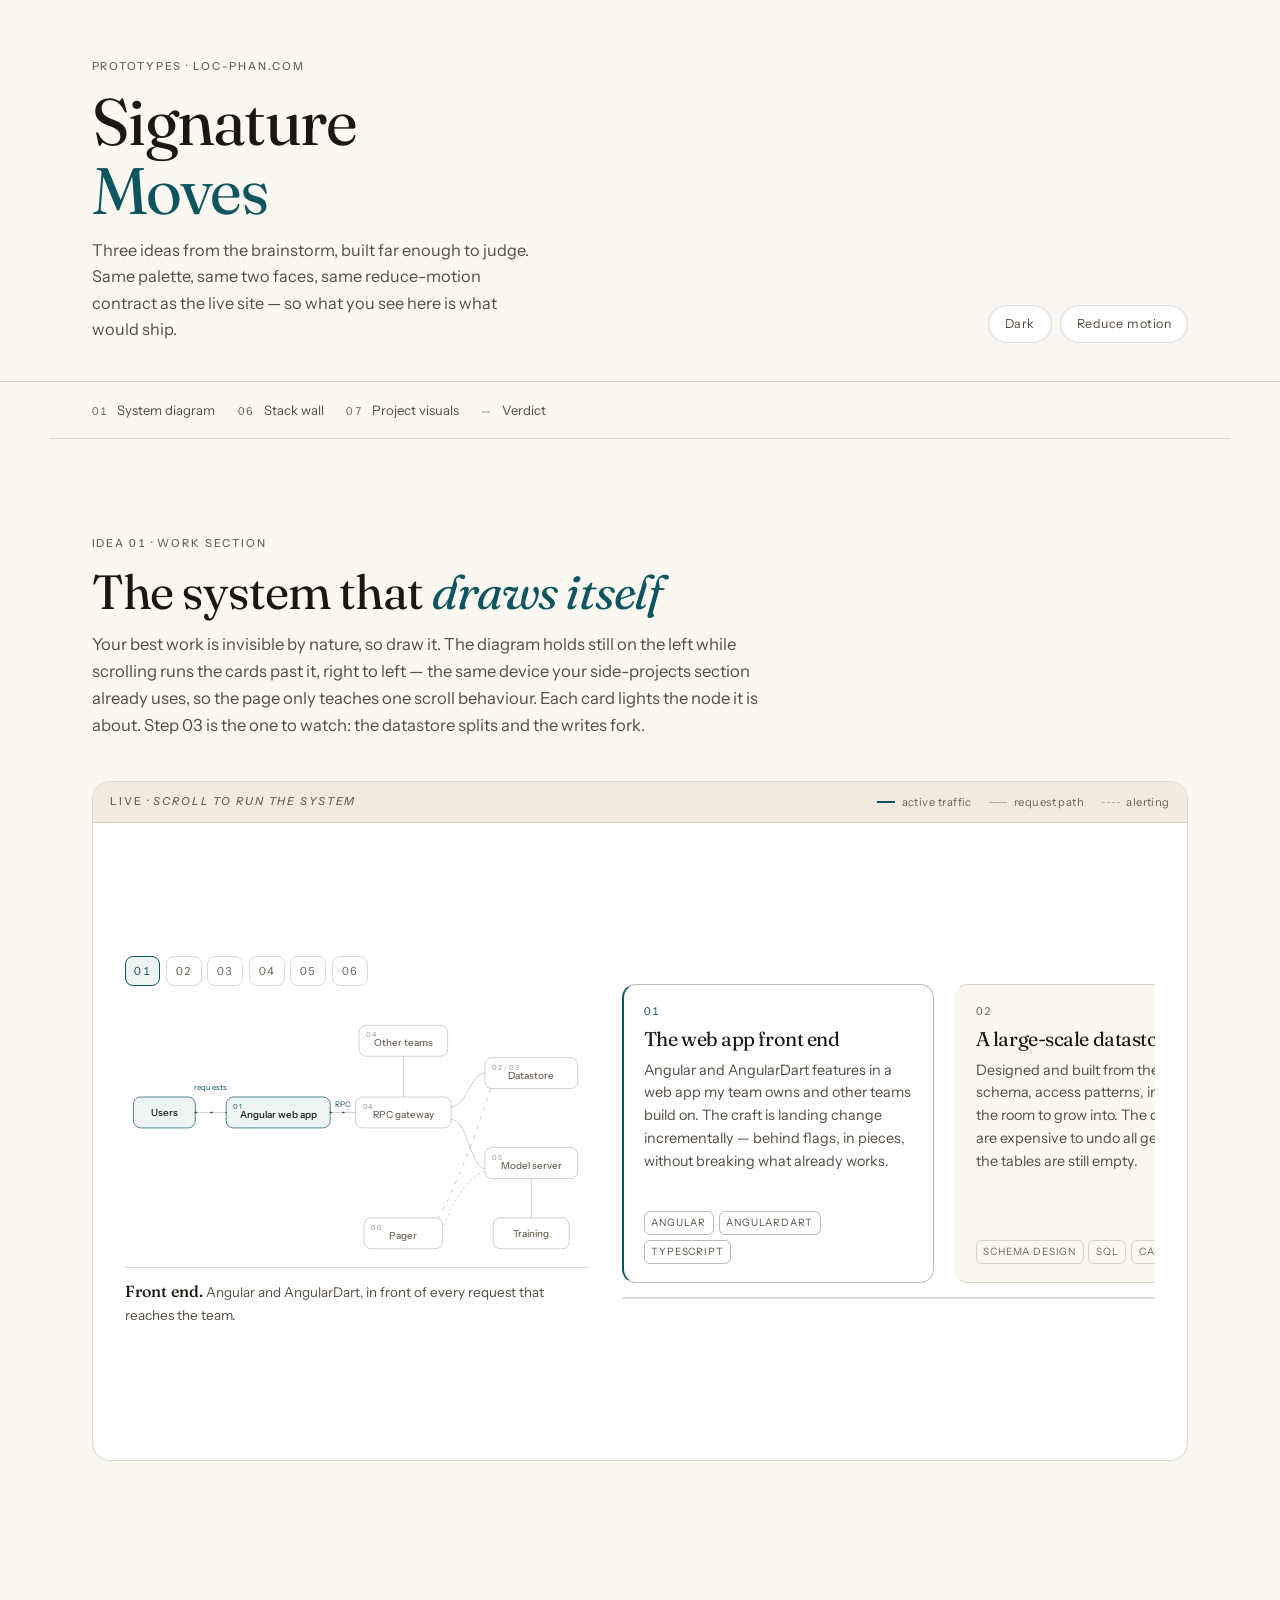
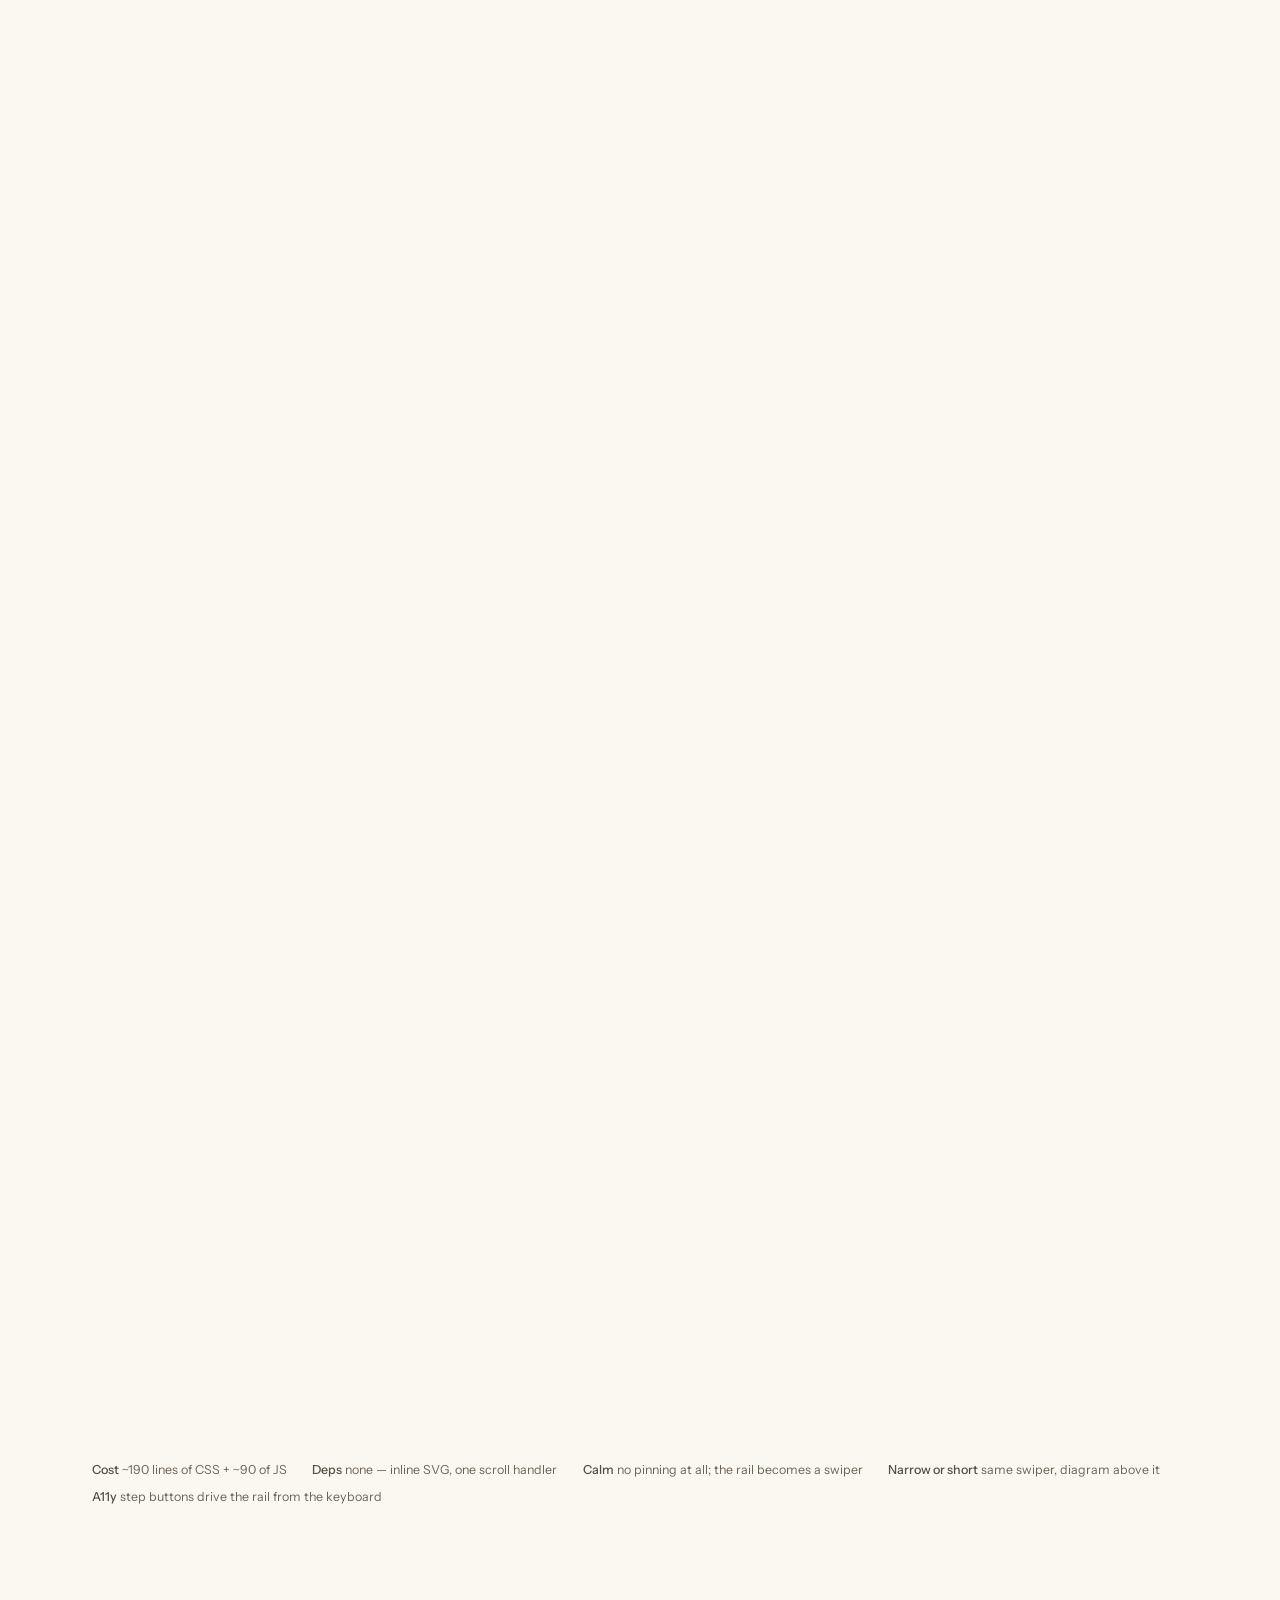
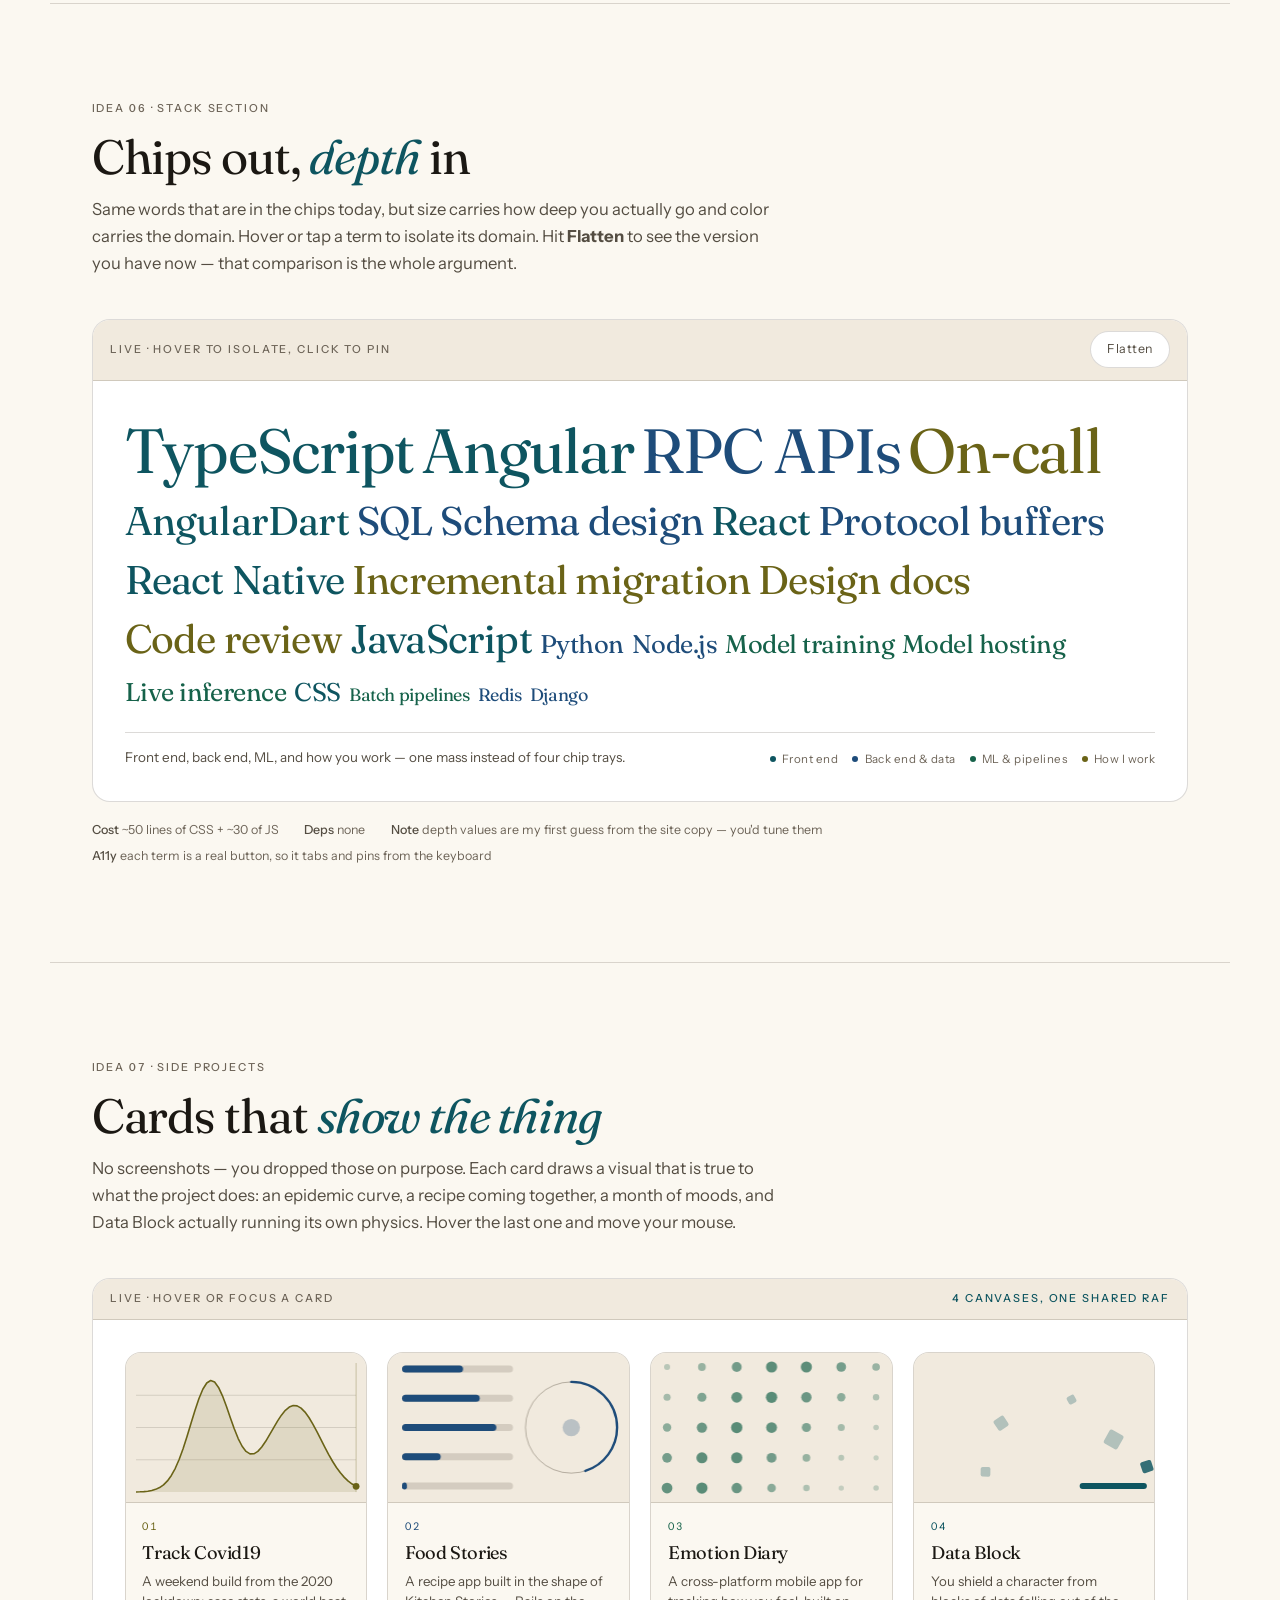
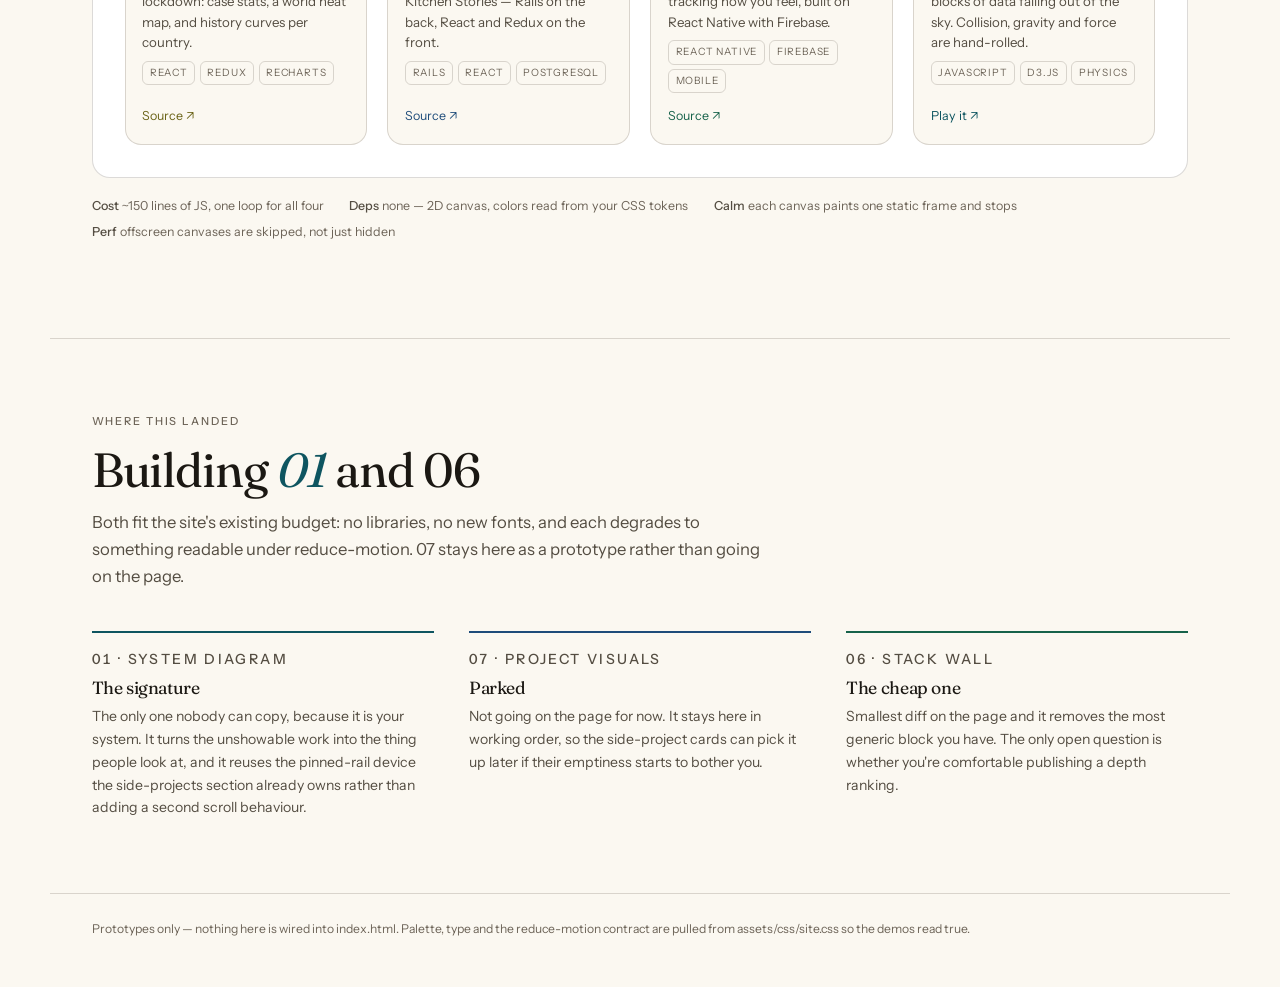
<file: prototypes/signature-moves.html>
<!doctype html>
<html lang="en">
<head>
<meta charset="utf-8">
<meta name="viewport" content="width=device-width, initial-scale=1, viewport-fit=cover">
<meta name="robots" content="noindex">
<style>
  :root { color-scheme: light dark; }
  body { margin: 0; font: 14px system-ui, sans-serif; }
  img { max-width: 100%; }
  [hidden] { display: none !important; }
</style>
<title>Signature Moves</title>

<link rel="preconnect" href="https://fonts.googleapis.com">
<link rel="preconnect" href="https://fonts.gstatic.com" crossorigin>
<link rel="stylesheet" href="https://fonts.googleapis.com/css2?family=Fraunces:ital,opsz,wght,SOFT,WONK@0,9..144,300..800,0,1;1,9..144,300..800,0,1&family=Instrument+Sans:ital,wght@0,400..700;1,400..700&display=swap">

<style>
/* ═══════════════════════════════════════════════════════════════════
   Signature Moves — three prototypes for loc-phan.com
   Palette and type are lifted verbatim from assets/css/site.css so the
   demos can be judged as if they were already on the page.
   ══════════════════════════════════════════════════════════════════ */

/* ── Tokens: light is the bare :root, dark redefines only values ───── */
:root {
  --paper:  #FBF8F1;
  --raise:  #FFFFFF;
  --sink:   #F1EADE;
  --text:   #1B1813;
  --text-2: #544D42;
  --text-3: #6D6458;
  --line:   rgb(40 30 16 / .16);
  --line-2: rgb(40 30 16 / .30);
  --accent:   #0E5560;
  --accent-2: #1E4C7A;
  --accent-3: #16624A;
  --accent-4: #6A6317;
  --alert:  #A8371A;
  --wash:   rgb(14 85 96 / .07);
  --shadow: 0 26px 60px -30px rgb(60 42 20 / .34);

  --sans: "Instrument Sans", ui-sans-serif, system-ui, -apple-system, "Segoe UI", Roboto, Helvetica, Arial, sans-serif;
  --serif: "Fraunces", ui-serif, Georgia, "Times New Roman", serif;

  --shell: 1180px;
  --stage-pad: clamp(1.1rem, 3vw, 2rem);
  --gut: clamp(1.1rem, 4vw, 2.6rem);
  --ease: cubic-bezier(.22, .61, .36, 1);
  --ease-out: cubic-bezier(.16, 1, .3, 1);
  color-scheme: light;
}

@media (prefers-color-scheme: dark) {
  :root:not([data-theme="light"]) {
    --paper:  #16130F;
    --raise:  #1D1915;
    --sink:   #26211B;
    --text:   #F3EDE2;
    --text-2: #B3A795;
    --text-3: #A2957F;
    --line:   rgb(255 240 214 / .12);
    --line-2: rgb(255 240 214 / .22);
    --accent:   #52C6D8;
    --accent-2: #6FA0E0;
    --accent-3: #4FCFA6;
    --accent-4: #C9C066;
    --alert:  #FF8A5C;
    --wash:   rgb(82 198 216 / .09);
    --shadow: 0 30px 70px -30px rgb(0 0 0 / .85);
    color-scheme: dark;
  }
}

:root[data-theme="dark"] {
  --paper:  #16130F;
  --raise:  #1D1915;
  --sink:   #26211B;
  --text:   #F3EDE2;
  --text-2: #B3A795;
  --text-3: #A2957F;
  --line:   rgb(255 240 214 / .12);
  --line-2: rgb(255 240 214 / .22);
  --accent:   #52C6D8;
  --accent-2: #6FA0E0;
  --accent-3: #4FCFA6;
  --accent-4: #C9C066;
  --alert:  #FF8A5C;
  --wash:   rgb(82 198 216 / .09);
  --shadow: 0 30px 70px -30px rgb(0 0 0 / .85);
  color-scheme: dark;
}

/* ── Base ──────────────────────────────────────────────────────────── */
* { box-sizing: border-box; }

body {
  margin: 0;
  background: var(--paper);
  color: var(--text);
  font-family: var(--sans);
  font-size: 1rem;
  line-height: 1.62;
  -webkit-font-smoothing: antialiased;
  /* No overflow-x here on purpose: it computes overflow-y to auto, which makes
     body a scroll container and silently kills position: sticky everywhere. */
}

h1, h2, h3 {
  font-family: var(--serif);
  font-weight: 400;
  font-variation-settings: "SOFT" 0, "WONK" 1;
  letter-spacing: -.022em;
  line-height: 1.06;
  text-wrap: balance;
  margin: 0;
}

p { margin: 0; }
em { font-family: var(--serif); font-style: italic; }

a { color: inherit; }

:focus-visible {
  outline: 2px solid var(--accent);
  outline-offset: 3px;
  border-radius: 4px;
}

.shell {
  width: 100%;
  max-width: var(--shell);
  margin-inline: auto;
  padding-inline: var(--gut);
}

.eyebrow {
  font-size: .69rem;
  letter-spacing: .17em;
  text-transform: uppercase;
  font-weight: 500;
  color: var(--text-3);
  font-variant-numeric: tabular-nums;
}

/* ── Masthead ──────────────────────────────────────────────────────── */
.top {
  padding-block: clamp(2.2rem, 6vw, 3.6rem) clamp(1.6rem, 4vw, 2.4rem);
  border-bottom: 1px solid var(--line);
}
.top__grid {
  display: flex;
  flex-wrap: wrap;
  align-items: flex-end;
  justify-content: space-between;
  gap: 1.6rem 2rem;
}
.top__lead { max-width: 40ch; display: flex; flex-direction: column; gap: .7rem; }
.top h1 { font-size: clamp(2.5rem, 7vw, 4.1rem); }
.top h1 i { font-style: normal; color: var(--accent); }
.top__deck { color: var(--text-2); font-size: 1.02rem; max-width: 46ch; }

.tools { display: flex; gap: .5rem; align-items: center; flex-wrap: wrap; }
.tbtn {
  font: inherit;
  font-size: .78rem;
  letter-spacing: .04em;
  color: var(--text-2);
  background: var(--raise);
  border: 1px solid var(--line);
  border-radius: 999px;
  padding: .48rem 1rem;
  cursor: pointer;
  transition: color .2s var(--ease), border-color .2s var(--ease), background .2s var(--ease);
}
.tbtn:hover { color: var(--text); border-color: var(--line-2); }
.tbtn[aria-pressed="true"] { color: var(--accent); border-color: var(--accent); background: var(--wash); }

.jump {
  display: flex;
  gap: 1.4rem;
  flex-wrap: wrap;
  padding-block: 1.1rem;
  border-bottom: 1px solid var(--line);
}
.jump a {
  text-decoration: none;
  font-size: .82rem;
  color: var(--text-2);
  display: inline-flex;
  gap: .55rem;
  align-items: baseline;
  transition: color .2s var(--ease);
}
.jump a:hover { color: var(--accent); }
.jump a i { font-style: normal; font-size: .68rem; letter-spacing: .14em; color: var(--text-3); font-variant-numeric: tabular-nums; }

/* ── Bay: one prototype ────────────────────────────────────────────── */
.bay { padding-block: clamp(3.4rem, 9vw, 6rem); border-bottom: 1px solid var(--line); }
.bay__head { display: flex; flex-direction: column; gap: .85rem; max-width: 62ch; margin-bottom: clamp(1.8rem, 4vw, 2.6rem); }
.bay__head h2 { font-size: clamp(1.9rem, 4.4vw, 3rem); }
.bay__head h2 em { color: var(--accent); }
.bay__pitch { color: var(--text-2); font-size: 1.04rem; }

/* Stage — a bench, not a card: hairline frame with a working label bar */
.stage {
  border: 1px solid var(--line);
  border-radius: 18px;
  background: var(--raise);
  /* Deliberately not overflow: hidden — it would clip nothing useful and
     would trap the sticky panel inside the stage. The bar rounds its own
     top corners instead. */
}
.stage__bar {
  display: flex;
  align-items: center;
  justify-content: space-between;
  gap: 1rem;
  flex-wrap: wrap;
  padding: .7rem 1.1rem;
  border-bottom: 1px solid var(--line);
  background: var(--sink);
  border-radius: 17px 17px 0 0;
}
.stage__body { padding: var(--stage-pad); }

.cost {
  display: flex;
  flex-wrap: wrap;
  gap: .4rem 1.6rem;
  margin-top: 1.1rem;
  font-size: .78rem;
  color: var(--text-3);
}
.cost b { font-weight: 500; color: var(--text-2); }

/* ═══ 01 · System diagram ══════════════════════════════════════════ */
.sys {
  display: grid;
  grid-template-columns: minmax(0, 45%) minmax(0, 1fr);
  gap: clamp(1.2rem, 2.6vw, 2.4rem);
  align-items: center;
  width: 100%;
  min-width: 0;
}

/* Pinned rail. The wrap is given enough height to cover the rail's travel,
   the stage sticks inside it, and vertical progress drives translateX — the
   same device the side-projects section uses. The height comes off the rail,
   so adding a card needs no magic number. */
.railwrap { position: relative; }
.railstage {
  position: sticky;
  top: 0;
  /* Tall enough to read as a pinned panel, short enough not to strand the
     content in the middle of an empty screen. */
  height: min(100svh, 680px);
  display: flex;
  flex-direction: column;
}
.railstage > .stage__body {
  flex: 1;
  min-height: 0;
  display: grid;
  grid-template-columns: minmax(0, 1fr);
  align-content: center;
}

.railtrack { min-width: 0; overflow: hidden; }
.railcards {
  display: flex;
  align-items: stretch;
  gap: clamp(.8rem, 1.7vw, 1.25rem);
  list-style: none;
  margin: 0;
  padding: 0;
}
.railmeter { margin-top: .9rem; height: 2px; background: var(--line); border-radius: 2px; overflow: hidden; }
.railmeter i { display: block; height: 100%; background: var(--accent); transform-origin: 0 50%; transform: scaleX(var(--rail-p, 0)); }

.wcard {
  flex: 0 0 clamp(244px, 26vw, 312px);
  display: flex;
  flex-direction: column;
  gap: .1rem;
  border: 1px solid var(--line);
  border-left: 2px solid transparent;
  border-radius: 14px;
  padding: 1.1rem 1.25rem;
  background: var(--paper);
  transition: border-color .45s var(--ease), background .45s var(--ease), transform .45s var(--ease-out);
}
.wcard.is-live { border-color: var(--line-2); border-left-color: var(--accent); background: var(--raise); }
.wcard.is-live.is-alert { border-left-color: var(--alert); }
.wcard__idx {
  font-size: .68rem; letter-spacing: .15em; color: var(--text-3);
  font-variant-numeric: tabular-nums; display: block; margin-bottom: .45rem;
}
.wcard.is-live .wcard__idx { color: var(--accent); }
.wcard.is-live.is-alert .wcard__idx { color: var(--alert); }
.wcard h3 { font-size: 1.24rem; margin-bottom: .45rem; }
.wcard p { font-size: .9rem; color: var(--text-2); line-height: 1.58; }
.tags { display: flex; flex-wrap: wrap; gap: .3rem; list-style: none; padding: 0; margin: auto 0 0; padding-top: .9rem; }
.tags li {
  font-size: .63rem; letter-spacing: .08em; text-transform: uppercase;
  color: var(--text-3); border: 1px solid var(--line); border-radius: 6px; padding: .18rem .42rem;
  transition: color .4s var(--ease), border-color .4s var(--ease);
}
.wcard.is-live .tags li { color: var(--text-2); border-color: var(--line-2); }

.sys__panel { display: flex; flex-direction: column; gap: .9rem; }

.sys__figure { margin: 0; }
.sys__svg { display: block; width: 100%; max-width: 100%; height: auto; color: var(--text-2); }

[data-hint="swipe"] { display: none; }

.sys__steps { display: flex; gap: .35rem; flex-wrap: wrap; }
.sys__steps button {
  font: inherit; font-size: .7rem; letter-spacing: .1em; font-variant-numeric: tabular-nums;
  color: var(--text-3); background: transparent;
  border: 1px solid var(--line); border-radius: 8px;
  padding: .3rem .55rem; cursor: pointer;
  transition: all .2s var(--ease);
}
.sys__steps button:hover { color: var(--text); border-color: var(--line-2); }
.sys__steps button[aria-current="true"] { color: var(--accent); border-color: var(--accent); background: var(--wash); }

.sys__cap {
  font-size: .84rem; color: var(--text-2); min-height: 2.9em;
  border-top: 1px solid var(--line); padding-top: .7rem;
}
.sys__cap b { font-weight: 500; color: var(--text); font-family: var(--serif); font-size: 1rem; }

/* Diagram parts. Everything rests visible and quiet; active lights up. */
.n-box { fill: var(--raise); stroke: var(--line-2); stroke-width: 1; transition: stroke .4s var(--ease), fill .4s var(--ease); }
.n-label { fill: var(--text-3); font-family: var(--sans); font-size: 14px; font-weight: 500; transition: fill .4s var(--ease); }
.n-tag { fill: var(--text-3); font-family: var(--sans); font-size: 10px; letter-spacing: .1em; opacity: .7; transition: fill .4s var(--ease), opacity .4s var(--ease); }

.node.on .n-box { stroke: var(--accent); fill: var(--wash); }
.node.on .n-label { fill: var(--text); }
.node.on .n-tag { fill: var(--accent); opacity: 1; }
.node.alert .n-box { stroke: var(--alert); }
.node.alert .n-tag { fill: var(--alert); }

.edge-base { fill: none; stroke: var(--line-2); stroke-width: 1; }
.edge-base.dash { stroke-dasharray: 3 4; }
.flow { fill: none; stroke: var(--accent); stroke-width: 2.2; stroke-linecap: round; stroke-dasharray: 4 46; stroke-dashoffset: 50; opacity: 0; transition: opacity .35s var(--ease); }
.edge.on .flow { opacity: 1; animation: flow 2s linear infinite; }
.edge.alert .flow { stroke: var(--alert); }
@keyframes flow { from { stroke-dashoffset: 50; } to { stroke-dashoffset: 0; } }

.e-label { fill: var(--text-3); font-family: var(--sans); font-size: 11px; letter-spacing: .03em; opacity: 0; transition: opacity .35s var(--ease); }
.edge.on .e-label { opacity: 1; fill: var(--accent); }
.edge.alert.on .e-label { fill: var(--alert); }

/* Migration: the store splits into two plates for step 03 only */
#plateOld { opacity: 0; transition: opacity .5s var(--ease); }
.sys.mig #plateOld { opacity: 1; }
.sys.mig #plateOld .n-box { stroke: var(--accent); fill: var(--wash); }
.sys.mig.retired #plateOld { opacity: .42; }
.sys.mig.retired #plateOld .n-box { stroke-dasharray: 4 3; stroke: var(--line-2); fill: none; }
#retireNote { opacity: 0; transition: opacity .5s var(--ease); fill: var(--text-3); font-family: var(--sans); font-size: 10px; letter-spacing: .04em; }
.sys.mig.retired #retireNote { opacity: 1; }

/* Every node label carries a long form and a short one. The short form is
   for the narrow layout, where the whole drawing renders at about half
   scale and the long names stop fitting inside their boxes. */
.n-label tspan.alt { display: none; }
#storeLabel tspan.mig, #storeLabel tspan.migAlt { display: none; }
/* The longest label in the drawing; it needs its own size to stay inside. */
#storeLabel tspan.mig { font-size: 11.5px; }
.sys.mig #storeLabel tspan.base, .sys.mig #storeLabel tspan.alt { display: none; }
.sys.mig #storeLabel tspan.mig { display: inline; }

.pulse { fill: none; stroke: var(--alert); stroke-width: 1.2; opacity: 0; }
.node.alert .pulse { animation: ping 1.9s var(--ease-out) infinite; }
@keyframes ping {
  0%   { opacity: .55; transform: scale(.96); }
  70%  { opacity: 0;   transform: scale(1.09); }
  100% { opacity: 0;   transform: scale(1.09); }
}

.legend { display: flex; gap: 1.1rem; flex-wrap: wrap; font-size: .7rem; color: var(--text-3); letter-spacing: .04em; }
.legend span { display: inline-flex; align-items: center; gap: .4rem; }
.legend i { width: 18px; height: 0; border-top: 1px solid var(--line-2); display: inline-block; }
.legend i.dash { border-top-style: dashed; }
.legend i.live { border-top: 2px solid var(--accent); }

/* ═══ 06 · Stack wall ══════════════════════════════════════════════ */
.wall {
  display: flex; flex-wrap: wrap;
  align-items: baseline;
  /* Row gap resolves against the container, not the huge child type, so it
     has to be stated in absolute terms or the rows collide. */
  gap: clamp(.5rem, 1.7vw, 1.15rem) .5rem;
  padding-block: .4rem;
}
.wall button {
  font-family: var(--serif);
  font-variation-settings: "SOFT" 0, "WONK" 1;
  font-weight: 400;
  letter-spacing: -.02em;
  line-height: 1.02;
  background: none; border: 0; padding: 0;
  cursor: pointer;
  color: var(--tone, var(--text));
  transition: opacity .32s var(--ease), color .32s var(--ease), transform .32s var(--ease-out);
}
.wall button[data-dom="A"] { --tone: var(--accent); }
.wall button[data-dom="B"] { --tone: var(--accent-2); }
.wall button[data-dom="C"] { --tone: var(--accent-3); }
.wall button[data-dom="D"] { --tone: var(--accent-4); }

.wall button[data-d="5"] { font-size: clamp(2rem, 5.4vw, 3.9rem); }
.wall button[data-d="4"] { font-size: clamp(1.4rem, 3.5vw, 2.5rem); }
.wall button[data-d="3"] { font-size: clamp(1.05rem, 2.2vw, 1.6rem); }
.wall button[data-d="2"] { font-size: clamp(.92rem, 1.5vw, 1.12rem); }
.wall button[data-d="1"] { font-size: .82rem; }

.wall.flat button { font-size: 1.18rem !important; }

.wall.picking button { opacity: .16; }
.wall.picking button.lit { opacity: 1; }
.wall.picking button.self { transform: translateY(-2px); }

.wallfoot {
  display: flex; justify-content: space-between; align-items: baseline;
  gap: 1rem 2rem; flex-wrap: wrap;
  margin-top: 1.3rem; padding-top: .9rem; border-top: 1px solid var(--line);
}
.readout { font-size: .84rem; color: var(--text-2); min-height: 1.6em; }
.readout b { font-weight: 500; color: var(--text); }
.readout .dot { display: inline-block; width: .5em; height: .5em; border-radius: 50%; background: var(--tone, var(--accent)); margin-right: .45em; vertical-align: baseline; }
.keyrow { display: flex; gap: .9rem; flex-wrap: wrap; font-size: .72rem; color: var(--text-3); letter-spacing: .04em; }
.keyrow span { display: inline-flex; align-items: center; gap: .38rem; }
.keyrow em { width: .52em; height: .52em; border-radius: 50%; display: inline-block; font-style: normal; }

/* ═══ 07 · Project card visuals ════════════════════════════════════ */
.decks { display: grid; grid-template-columns: repeat(4, 1fr); gap: clamp(.9rem, 2vw, 1.3rem); }

.deck {
  display: flex; flex-direction: column;
  border: 1px solid var(--line);
  border-radius: 16px;
  background: var(--paper);
  overflow: hidden;
  text-decoration: none;
  transition: border-color .35s var(--ease), transform .45s var(--ease-out), box-shadow .45s var(--ease);
}
.deck:hover, .deck:focus-visible { border-color: var(--line-2); transform: translateY(-3px); box-shadow: var(--shadow); }

.deck__media {
  position: relative;
  aspect-ratio: 16 / 10;
  max-width: 100%;
  background: var(--sink);
  border-bottom: 1px solid var(--line);
}
.deck__media canvas { display: block; width: 100%; height: 100%; }

.deck__body { padding: .95rem 1.05rem 1.1rem; display: flex; flex-direction: column; gap: .5rem; flex: 1; }
.deck__idx { font-size: .66rem; letter-spacing: .15em; color: var(--tone, var(--accent)); font-variant-numeric: tabular-nums; }
.deck h3 { font-size: 1.14rem; }
.deck p { font-size: .83rem; color: var(--text-2); line-height: 1.55; }
.deck__tags { display: flex; flex-wrap: wrap; gap: .3rem; list-style: none; padding: 0; margin: 0; }
.deck__tags li {
  font-size: .63rem; letter-spacing: .08em; text-transform: uppercase;
  color: var(--text-3); border: 1px solid var(--line); border-radius: 6px; padding: .18rem .4rem;
}
.deck__cta { margin-top: auto; padding-top: .3rem; font-size: .78rem; color: var(--tone, var(--accent)); display: inline-flex; align-items: center; gap: .3rem; }

.deck[data-tone="1"] { --tone: var(--accent-4); }
.deck[data-tone="2"] { --tone: var(--accent-2); }
.deck[data-tone="3"] { --tone: var(--accent-3); }
.deck[data-tone="4"] { --tone: var(--accent); }

/* ── Verdict ───────────────────────────────────────────────────────── */
.verdict { padding-block: clamp(3rem, 7vw, 4.6rem); }
.verdict__grid { display: grid; grid-template-columns: repeat(3, 1fr); gap: clamp(1.2rem, 3vw, 2.2rem); margin-top: 1.8rem; }
.vcell { display: flex; flex-direction: column; gap: .5rem; padding-top: .9rem; border-top: 2px solid var(--accent); }
.vcell:nth-child(2) { border-top-color: var(--accent-2); }
.vcell:nth-child(3) { border-top-color: var(--accent-3); }
.vcell h3 { font-size: 1.1rem; }
.vcell p { font-size: .88rem; color: var(--text-2); }
.foot { padding-block: 1.6rem 3rem; font-size: .76rem; color: var(--text-3); border-top: 1px solid var(--line); }

/* ── Responsive ────────────────────────────────────────────────────── */
/* Narrow is a layout question, not a pinning one: the diagram moves above
   the rail instead of beside it, and the rail still runs off vertical
   scroll. What actually takes the pinning off is height, calm, or no JS. */
@media (max-width: 900px) {
  .railstage { height: min(100svh, 720px); }
  .sys { display: flex; flex-direction: column; align-items: stretch; gap: .9rem; }
  .sys__panel { gap: .55rem; }
  .railtrack { margin-inline: calc(var(--stage-pad) * -1); padding-inline: var(--stage-pad); }
  .wcard { flex-basis: min(78vw, 320px); }
  /* Stacked, the diagram and a card share one screen, so the drawing takes a
     height cap rather than its natural width — otherwise the panel outgrows
     the pinned stage and the centred content spills over the bar. */
  .sys__svg { max-height: min(30vh, 260px); width: auto; margin-inline: auto; }
  .sys__cap { min-height: 0; font-size: .82rem; padding-top: .55rem; }

  /* The drawing scales to roughly half, so the type inside it is set in
     bigger user units to land back at a readable size. */
  .n-label { font-size: 19px; }
  .n-tag { display: none; }
  #retireNote { font-size: 13px; }
  /* Edge labels do not survive the scale-down. The caption names the same
     thing in words, so they come off rather than shrink into noise. */
  .e-label { display: none; }

  .n-label tspan.base { display: none; }
  .n-label tspan.alt { display: inline; }
  .sys.mig #storeLabel tspan.mig, .sys.mig #storeLabel tspan.alt { display: none; }
  .sys.mig #storeLabel tspan.migAlt { display: inline; }
}

@media (max-width: 900px) {
  .decks { grid-template-columns: repeat(2, 1fr); }
  .verdict__grid { grid-template-columns: 1fr; }
}
@media (max-width: 560px) {
  .decks { grid-template-columns: 1fr; }
  .top__grid { align-items: flex-start; }
}

/* ── Calm: the site's own reduce-motion contract ───────────────────── */
/* The one case the pinned rail cannot serve: a viewport too short to hold
   the diagram and a card at once, a reader who asked for less motion, or a
   page with no script to drive it. Same markup, the browser scrolling. */
@media (max-height: 559px) {
  .railwrap { height: auto !important; }
  .railstage { position: static; height: auto; }
  .railstage > .stage__body { display: block; }
  .railcards { transform: none !important; }
  .railtrack {
    overflow-x: auto;
    scroll-snap-type: x mandatory;
    overscroll-behavior-x: contain;
  }
  .wcard { scroll-snap-align: center; }
  [data-hint="scroll"] { display: none; }
  [data-hint="swipe"] { display: inline; }
}

html.calm .railwrap,
html:not(.js) .railwrap { height: auto !important; }
html.calm .railstage,
html:not(.js) .railstage { position: static; height: auto; }
html.calm .railstage > .stage__body,
html:not(.js) .railstage > .stage__body { display: block; }
html.calm .sys,
html:not(.js) .sys { display: flex; flex-direction: column; align-items: stretch; gap: 1rem; }
html.calm .railcards,
html:not(.js) .railcards { transform: none !important; }
html.calm .railtrack,
html:not(.js) .railtrack {
  overflow-x: auto;
  scroll-snap-type: x mandatory;
  overscroll-behavior-x: contain;
  margin-inline: calc(var(--stage-pad) * -1);
  padding-inline: var(--stage-pad);
}
html.calm .wcard,
html:not(.js) .wcard { flex-basis: min(78vw, 320px); scroll-snap-align: center; }
html.calm [data-hint="scroll"],
html:not(.js) [data-hint="scroll"] { display: none; }
html.calm [data-hint="swipe"],
html:not(.js) [data-hint="swipe"] { display: inline; }

html.calm .edge.on .flow { animation: none; stroke-dasharray: 3 5; stroke-dashoffset: 0; }
html.calm .node.alert .pulse { animation: none; opacity: .4; }
html.calm .deck:hover, html.calm .deck:focus-visible { transform: none; }
html.calm .wall.picking button.self { transform: none; }
html.calm * { scroll-behavior: auto; }

@media (prefers-reduced-motion: reduce) {
  * { animation-duration: .01ms !important; animation-iteration-count: 1 !important; transition-duration: .01ms !important; }
  html:not(.motion) .edge.on .flow { stroke-dasharray: 3 5; stroke-dashoffset: 0; opacity: 1; }
}
</style>

<script>
  /* The site sets this in <head> before first paint. Every scroll-driven
     layout here is gated on it, so without it the page correctly renders
     its no-JS fallback — which is what it was doing before this line. */
  document.documentElement.classList.add('js');
</script>

</head>
<body>
<header class="top">
  <div class="shell top__grid">
    <div class="top__lead">
      <p class="eyebrow">Prototypes · loc-phan.com</p>
      <h1>Signature <i>Moves</i></h1>
      <p class="top__deck">Three ideas from the brainstorm, built far enough to judge. Same palette, same two faces, same reduce-motion contract as the live site — so what you see here is what would ship.</p>
    </div>
    <div class="tools">
      <button class="tbtn" id="themeBtn" type="button" aria-pressed="false">Dark</button>
      <button class="tbtn" id="calmBtn" type="button" aria-pressed="false">Reduce motion</button>
    </div>
  </div>
</header>

<nav class="shell jump" aria-label="Prototypes">
  <a href="#p1"><i>01</i> System diagram</a>
  <a href="#p6"><i>06</i> Stack wall</a>
  <a href="#p7"><i>07</i> Project visuals</a>
  <a href="#verdict"><i>—</i> Verdict</a>
</nav>

<main>

<!-- ═══ Prototype 01 ═══════════════════════════════════════════════ -->
<section class="bay shell" id="p1">
  <div class="bay__head">
    <p class="eyebrow">Idea 01 · Work section</p>
    <h2>The system that <em>draws itself</em></h2>
    <p class="bay__pitch">Your best work is invisible by nature, so draw it. The diagram holds still on the left while scrolling runs the cards past it, right to left — the same device your side-projects section already uses, so the page only teaches one scroll behaviour. Each card lights the node it is about. Step 03 is the one to watch: the datastore splits and the writes fork.</p>
  </div>

  <div class="railwrap" id="railwrap">
   <div class="stage railstage" id="railstage">
    <div class="stage__bar">
      <p class="eyebrow">Live · <i data-hint="scroll">scroll to run the system</i><i data-hint="swipe">swipe the cards</i></p>
      <div class="legend" aria-hidden="true">
        <span><i class="live"></i> active traffic</span>
        <span><i></i> request path</span>
        <span><i class="dash"></i> alerting</span>
      </div>
    </div>
    <div class="stage__body">
      <div class="sys" id="sys">

        <!-- The diagram leads, on the left: it is the thing the section is
             for, and it holds still while the cards run past it. -->
        <div class="sys__panel">
          <div class="sys__steps" id="steps" role="group" aria-label="Jump to a step">
            <button type="button" data-go="1">01</button>
            <button type="button" data-go="2">02</button>
            <button type="button" data-go="3">03</button>
            <button type="button" data-go="4">04</button>
            <button type="button" data-go="5">05</button>
            <button type="button" data-go="6">06</button>
          </div>

          <figure class="sys__figure">
            <!-- Laid out left-to-right on purpose: a request flow reads that
                 way, and a wide-short drawing is the only shape that can sit
                 pinned above the cards on a phone without eating the screen. -->
            <svg class="sys__svg" viewBox="0 0 660 380" role="img"
                 aria-label="Architecture of the system: users reach an Angular web app, which calls an RPC gateway alongside other teams; the gateway writes to a datastore and queries a model server fed by training; the datastore and model server page an on-call engineer.">

              <!-- edges first so nodes paint over their ends -->
              <g class="edge" data-edge="users-web">
                <path class="edge-base" d="M100 160 H144" pathLength="100"/>
                <path class="flow" d="M100 160 H144" pathLength="100"/>
                <text class="e-label" x="122" y="128" text-anchor="middle">requests</text>
              </g>

              <g class="edge" data-edge="web-rpc">
                <path class="edge-base" d="M292 160 H328" pathLength="100"/>
                <path class="flow" d="M292 160 H328" pathLength="100"/>
                <text class="e-label" x="310" y="152" text-anchor="middle">RPC</text>
              </g>

              <g class="edge" data-edge="peers-rpc">
                <path class="edge-base" d="M396 80 V138" pathLength="100"/>
                <path class="flow" d="M396 80 V138" pathLength="100"/>
                <text class="e-label" x="404" y="112">versioned calls</text>
              </g>

              <g class="edge" data-edge="rpc-store">
                <path class="edge-base" d="M464 152 C486 152 492 104 512 104" pathLength="100"/>
                <path class="flow" d="M464 152 C486 152 492 104 512 104" pathLength="100"/>
                <text class="e-label" x="496" y="136">writes</text>
              </g>

              <g class="edge" data-edge="rpc-model">
                <path class="edge-base" d="M464 170 C488 170 492 240 512 240" pathLength="100"/>
                <path class="flow" d="M464 170 C488 170 492 240 512 240" pathLength="100"/>
                <text class="e-label" x="496" y="196">infers</text>
              </g>

              <g class="edge" data-edge="train-model">
                <path class="edge-base" d="M578 310 V254" pathLength="100"/>
                <path class="flow" d="M578 310 V254" pathLength="100"/>
                <text class="e-label" x="586" y="285">deploys</text>
              </g>

              <!-- the fork that only exists during the migration -->
              <g class="edge" data-edge="fork-old">
                <path class="flow" d="M464 150 C490 142 490 47 512 47" pathLength="100"/>
              </g>
              <g class="edge" data-edge="fork-new">
                <path class="flow" d="M464 158 C490 158 492 104 512 104" pathLength="100"/>
                <text class="e-label" x="470" y="178">dual writes</text>
              </g>

              <g class="edge" data-edge="store-pager">
                <path class="edge-base dash" d="M520 126 C500 190 470 268 446 310" pathLength="100"/>
                <path class="flow" d="M520 126 C500 190 470 268 446 310" pathLength="100"/>
                <text class="e-label" x="462" y="232" text-anchor="end">pages</text>
              </g>

              <g class="edge" data-edge="model-pager">
                <path class="edge-base dash" d="M512 244 C484 250 462 300 452 326" pathLength="100"/>
                <path class="flow" d="M512 244 C484 250 462 300 452 326" pathLength="100"/>
              </g>

              <!-- nodes. Each label carries a short form for narrow screens,
                   where the whole drawing is scaled down to about half size. -->
              <g class="node" data-node="users">
                <rect class="n-box" x="12" y="138" width="88" height="44" rx="10"/>
                <text class="n-label" x="56" y="165" text-anchor="middle">Users</text>
              </g>

              <g class="node" data-node="web">
                <rect class="n-box" x="144" y="138" width="148" height="44" rx="10"/>
                <text class="n-tag" x="154" y="155">01</text>
                <text class="n-label" x="218" y="168" text-anchor="middle"><tspan class="base">Angular web app</tspan><tspan class="alt">Web app</tspan></text>
              </g>

              <g class="node" data-node="peers">
                <rect class="n-box" x="333" y="36" width="126" height="44" rx="10"/>
                <text class="n-tag" x="343" y="53">04</text>
                <text class="n-label" x="396" y="66" text-anchor="middle"><tspan class="base">Other teams</tspan><tspan class="alt">Other teams</tspan></text>
              </g>

              <g class="node" data-node="rpc">
                <rect class="n-box" x="328" y="138" width="136" height="44" rx="10"/>
                <text class="n-tag" x="338" y="155">04</text>
                <text class="n-label" x="396" y="168" text-anchor="middle"><tspan class="base">RPC gateway</tspan><tspan class="alt">RPC gateway</tspan></text>
              </g>

              <!-- the old table, migration only -->
              <g class="node" id="plateOld">
                <rect class="n-box" x="512" y="28" width="132" height="38" rx="9"/>
                <text class="n-label" x="578" y="52" text-anchor="middle">Old table</text>
                <text id="retireNote" x="578" y="20" text-anchor="middle">safe to delete</text>
              </g>

              <g class="node" data-node="store">
                <rect class="n-box" x="512" y="82" width="132" height="44" rx="10"/>
                <text class="n-tag" x="522" y="99">02 / 03</text>
                <text class="n-label" id="storeLabel" x="578" y="112" text-anchor="middle"><tspan class="base">Datastore</tspan><tspan class="alt">Datastore</tspan><tspan class="mig">New schema</tspan><tspan class="migAlt">2 tables</tspan></text>
              </g>

              <g class="node" data-node="model">
                <rect class="n-box" x="512" y="210" width="132" height="44" rx="10"/>
                <text class="n-tag" x="522" y="227">05</text>
                <text class="n-label" x="578" y="240" text-anchor="middle"><tspan class="base">Model server</tspan><tspan class="alt">Model server</tspan></text>
              </g>

              <g class="node" data-node="train">
                <rect class="n-box" x="524" y="310" width="108" height="44" rx="10"/>
                <text class="n-label" x="578" y="337" text-anchor="middle">Training</text>
              </g>

              <g class="node" data-node="pager">
                <rect class="pulse" x="340" y="310" width="112" height="44" rx="10" style="transform-origin: 396px 332px;"/>
                <rect class="n-box" x="340" y="310" width="112" height="44" rx="10"/>
                <text class="n-tag" x="350" y="327">06</text>
                <text class="n-label" x="396" y="340" text-anchor="middle">Pager</text>
              </g>
            </svg>
            <figcaption class="sys__cap" id="sysCap" aria-live="polite">
              <b>Scroll on.</b> The cards run past and each one lights the part of the system it is about.
            </figcaption>
          </figure>
        </div>

        <div class="railtrack" id="railtrack">
          <ol class="railcards" id="wcards">
          <li class="wcard" data-step="1">
            <span class="wcard__idx">01</span>
            <h3>The web app front end</h3>
            <p>Angular and AngularDart features in a web app my team owns and other teams build on. The craft is landing change incrementally — behind flags, in pieces, without breaking what already works.</p>
            <ul class="tags"><li>Angular</li><li>AngularDart</li><li>TypeScript</li></ul>
          </li>
          <li class="wcard" data-step="2">
            <span class="wcard__idx">02</span>
            <h3>A large-scale datastore</h3>
            <p>Designed and built from the ground up: schema, access patterns, indexes, and the room to grow into. The decisions that are expensive to undo all get made while the tables are still empty.</p>
            <ul class="tags"><li>Schema design</li><li>SQL</li><li>Capacity</li></ul>
          </li>
          <li class="wcard" data-step="3">
            <span class="wcard__idx">03</span>
            <h3>A live schema migration</h3>
            <p>Split one overloaded table into a normalized schema in production, with no downtime and no broken consumers. It is sequencing, backfills, and dual writes held long enough that the old path is safe to delete.</p>
            <ul class="tags"><li>Zero downtime</li><li>Backfill</li><li>Dual writes</li></ul>
          </li>
          <li class="wcard" data-step="4">
            <span class="wcard__idx">04</span>
            <h3>RPC APIs</h3>
            <p>Service contracts that stay stable while everything behind them moves. Versioning and error semantics picked so the caller has an easy time — because the caller is another team, and their outage is my outage.</p>
            <ul class="tags"><li>RPC</li><li>Protocol buffers</li><li>Versioning</li></ul>
          </li>
          <li class="wcard" data-step="5">
            <span class="wcard__idx">05</span>
            <h3>Model training and serving</h3>
            <p>A workflow that trains a model, hosts it, and answers live inference requests behind an endpoint. Reproducible training runs, safe rollout, a latency budget, and a sane answer for when the model is wrong.</p>
            <ul class="tags"><li>Python</li><li>Model serving</li><li>Live inference</li></ul>
          </li>
          <li class="wcard" data-step="6" data-alert="1">
            <span class="wcard__idx">Also</span>
            <h3>The on-call rotation</h3>
            <p>I carry the pager for the system my team maintains. You write the runbook, you add the log line, you make failure legible at 3 a.m. It is the fastest way I know to learn a system all the way down.</p>
            <ul class="tags"><li>On-call</li><li>Debugging</li><li>Runbooks</li></ul>
          </li>
          </ol>
          <div class="railmeter" aria-hidden="true"><i id="railMeter"></i></div>
        </div>

      </div>
    </div>
   </div>
  </div>

  <div class="cost">
    <span><b>Cost</b> ~190 lines of CSS + ~90 of JS</span>
    <span><b>Deps</b> none — inline SVG, one scroll handler</span>
    <span><b>Calm</b> no pinning at all; the rail becomes a swiper</span>
    <span><b>Narrow or short</b> same swiper, diagram above it</span>
    <span><b>A11y</b> step buttons drive the rail from the keyboard</span>
  </div>
</section>

<!-- ═══ Prototype 06 ═══════════════════════════════════════════════ -->
<section class="bay shell" id="p6">
  <div class="bay__head">
    <p class="eyebrow">Idea 06 · Stack section</p>
    <h2>Chips out, <em>depth</em> in</h2>
    <p class="bay__pitch">Same words that are in the chips today, but size carries how deep you actually go and color carries the domain. Hover or tap a term to isolate its domain. Hit <b>Flatten</b> to see the version you have now — that comparison is the whole argument.</p>
  </div>

  <div class="stage">
    <div class="stage__bar">
      <p class="eyebrow">Live · hover to isolate, click to pin</p>
      <div class="tools">
        <button class="tbtn" id="flatBtn" type="button" aria-pressed="false">Flatten</button>
      </div>
    </div>
    <div class="stage__body">
      <div class="wall" id="wall"></div>
      <div class="wallfoot">
        <p class="readout" id="readout">Front end, back end, ML, and how you work — one mass instead of four chip trays.</p>
        <div class="keyrow" aria-hidden="true">
          <span><em style="background: var(--accent)"></em> Front end</span>
          <span><em style="background: var(--accent-2)"></em> Back end &amp; data</span>
          <span><em style="background: var(--accent-3)"></em> ML &amp; pipelines</span>
          <span><em style="background: var(--accent-4)"></em> How I work</span>
        </div>
      </div>
    </div>
  </div>

  <div class="cost">
    <span><b>Cost</b> ~50 lines of CSS + ~30 of JS</span>
    <span><b>Deps</b> none</span>
    <span><b>Note</b> depth values are my first guess from the site copy — you'd tune them</span>
    <span><b>A11y</b> each term is a real button, so it tabs and pins from the keyboard</span>
  </div>
</section>

<!-- ═══ Prototype 07 ═══════════════════════════════════════════════ -->
<section class="bay shell" id="p7">
  <div class="bay__head">
    <p class="eyebrow">Idea 07 · Side projects</p>
    <h2>Cards that <em>show the thing</em></h2>
    <p class="bay__pitch">No screenshots — you dropped those on purpose. Each card draws a visual that is true to what the project does: an epidemic curve, a recipe coming together, a month of moods, and Data Block actually running its own physics. Hover the last one and move your mouse.</p>
  </div>

  <div class="stage">
    <div class="stage__bar">
      <p class="eyebrow">Live · hover or focus a card</p>
      <p class="eyebrow" style="color: var(--accent)">4 canvases, one shared rAF</p>
    </div>
    <div class="stage__body">
      <div class="decks">

        <a class="deck" data-tone="1" data-viz="curve" href="https://github.com/locphan2207/track-covid19" target="_blank" rel="noopener">
          <div class="deck__media"><canvas aria-hidden="true"></canvas></div>
          <div class="deck__body">
            <span class="deck__idx">01</span>
            <h3>Track Covid19</h3>
            <p>A weekend build from the 2020 lockdown: case stats, a world heat map, and history curves per country.</p>
            <ul class="deck__tags"><li>React</li><li>Redux</li><li>Recharts</li></ul>
            <span class="deck__cta">Source ↗</span>
          </div>
        </a>

        <a class="deck" data-tone="2" data-viz="recipe" href="https://github.com/locphan2207/Food-Stories" target="_blank" rel="noopener">
          <div class="deck__media"><canvas aria-hidden="true"></canvas></div>
          <div class="deck__body">
            <span class="deck__idx">02</span>
            <h3>Food Stories</h3>
            <p>A recipe app built in the shape of Kitchen Stories — Rails on the back, React and Redux on the front.</p>
            <ul class="deck__tags"><li>Rails</li><li>React</li><li>PostgreSQL</li></ul>
            <span class="deck__cta">Source ↗</span>
          </div>
        </a>

        <a class="deck" data-tone="3" data-viz="mood" href="https://github.com/locphan2207/Emotion-Diary" target="_blank" rel="noopener">
          <div class="deck__media"><canvas aria-hidden="true"></canvas></div>
          <div class="deck__body">
            <span class="deck__idx">03</span>
            <h3>Emotion Diary</h3>
            <p>A cross-platform mobile app for tracking how you feel, built on React Native with Firebase.</p>
            <ul class="deck__tags"><li>React Native</li><li>Firebase</li><li>Mobile</li></ul>
            <span class="deck__cta">Source ↗</span>
          </div>
        </a>

        <a class="deck" data-tone="4" data-viz="blocks" href="https://locphan2207.github.io/Data-block/" target="_blank" rel="noopener">
          <div class="deck__media"><canvas aria-hidden="true"></canvas></div>
          <div class="deck__body">
            <span class="deck__idx">04</span>
            <h3>Data Block</h3>
            <p>You shield a character from blocks of data falling out of the sky. Collision, gravity and force are hand-rolled.</p>
            <ul class="deck__tags"><li>JavaScript</li><li>D3.js</li><li>Physics</li></ul>
            <span class="deck__cta">Play it ↗</span>
          </div>
        </a>

      </div>
    </div>
  </div>

  <div class="cost">
    <span><b>Cost</b> ~150 lines of JS, one loop for all four</span>
    <span><b>Deps</b> none — 2D canvas, colors read from your CSS tokens</span>
    <span><b>Calm</b> each canvas paints one static frame and stops</span>
    <span><b>Perf</b> offscreen canvases are skipped, not just hidden</span>
  </div>
</section>

<!-- ═══ Verdict ════════════════════════════════════════════════════ -->
<section class="bay verdict shell" id="verdict" style="border-bottom: 0">
  <div class="bay__head">
    <p class="eyebrow">Where this landed</p>
    <h2>Building <em>01</em> and 06</h2>
    <p class="bay__pitch">Both fit the site's existing budget: no libraries, no new fonts, and each degrades to something readable under reduce-motion. 07 stays here as a prototype rather than going on the page.</p>
  </div>
  <div class="verdict__grid">
    <div class="vcell">
      <p class="eyebrow">01 · System diagram</p>
      <h3>The signature</h3>
      <p>The only one nobody can copy, because it is your system. It turns the unshowable work into the thing people look at, and it reuses the pinned-rail device the side-projects section already owns rather than adding a second scroll behaviour.</p>
    </div>
    <div class="vcell">
      <p class="eyebrow">07 · Project visuals</p>
      <h3>Parked</h3>
      <p>Not going on the page for now. It stays here in working order, so the side-project cards can pick it up later if their emptiness starts to bother you.</p>
    </div>
    <div class="vcell">
      <p class="eyebrow">06 · Stack wall</p>
      <h3>The cheap one</h3>
      <p>Smallest diff on the page and it removes the most generic block you have. The only open question is whether you're comfortable publishing a depth ranking.</p>
    </div>
  </div>
</section>

</main>

<footer class="foot shell">
  <p>Prototypes only — nothing here is wired into index.html. Palette, type and the reduce-motion contract are pulled from assets/css/site.css so the demos read true.</p>
</footer>

<script>
(function () {
  'use strict';
  var root = document.documentElement;
  var $  = function (s, c) { return (c || document).querySelector(s); };
  var $$ = function (s, c) { return Array.prototype.slice.call((c || document).querySelectorAll(s)); };
  var clamp = function (v, a, b) { return Math.min(b, Math.max(a, v)); };

  /* ── Theme + calm, mirroring the live site's two toggles ────────── */
  var themeBtn = $('#themeBtn');
  var calmBtn  = $('#calmBtn');
  var prefersDark = matchMedia('(prefers-color-scheme: dark)');

  function isDark() {
    var t = root.getAttribute('data-theme');
    return t ? t === 'dark' : prefersDark.matches;
  }
  function paintThemeBtn() {
    var d = isDark();
    themeBtn.textContent = d ? 'Light' : 'Dark';
    themeBtn.setAttribute('aria-pressed', String(d));
  }
  themeBtn.addEventListener('click', function () {
    root.setAttribute('data-theme', isDark() ? 'light' : 'dark');
    paintThemeBtn();
    refreshTones();
  });
  prefersDark.addEventListener('change', function () { paintThemeBtn(); refreshTones(); });
  paintThemeBtn();

  var calm = matchMedia('(prefers-reduced-motion: reduce)').matches;
  function applyCalm() {
    root.classList.toggle('calm', calm);
    root.classList.toggle('motion', !calm);
    calmBtn.setAttribute('aria-pressed', String(calm));
  }
  calmBtn.addEventListener('click', function () {
    calm = !calm;
    applyCalm();
    // Calm hands scrolling back to the browser, which changes the layout.
    if (typeof remeasure === 'function') remeasure();
  });
  applyCalm();

  function tok(name) {
    return getComputedStyle(root).getPropertyValue(name).trim();
  }

  /* ═══ 01 · System diagram ═══════════════════════════════════════ */
  // Each step names the nodes it lights and the edges it runs traffic on.
  var STEPS = {
    1: { nodes: ['users', 'web'], edges: ['users-web', 'web-rpc'],
         cap: '<b>Front end.</b> Angular and AngularDart, in front of every request that reaches the team.' },
    2: { nodes: ['rpc', 'store'], edges: ['rpc-store'],
         cap: '<b>Datastore.</b> Schema, access patterns and indexes, decided while the tables are still empty.' },
    3: { nodes: ['rpc', 'store'], edges: ['fork-old', 'fork-new'], mig: true,
         cap: '<b>Live migration.</b> One overloaded table becomes two. Both paths take writes until the old one is safe to delete.' },
    4: { nodes: ['web', 'rpc', 'peers'], edges: ['web-rpc', 'peers-rpc'],
         cap: '<b>RPC APIs.</b> Contracts another team depends on — their outage is your outage.' },
    5: { nodes: ['rpc', 'model', 'train'], edges: ['rpc-model', 'train-model'],
         cap: '<b>Model serving.</b> Reproducible training, safe rollout, and a latency budget on every inference.' },
    6: { nodes: ['store', 'model', 'pager'], edges: ['store-pager', 'model-pager'], alert: true,
         cap: '<b>On-call.</b> When any of it breaks at 3&nbsp;a.m., the pager is yours.' }
  };

  var sys      = $('#sys');
  var sysCap   = $('#sysCap');
  var wcards   = $$('.wcard');
  var stepBtns = $$('#steps button');
  var nodes    = $$('.node[data-node]');
  var edges    = $$('.edge');
  var current  = 0;
  var retireTimer = null;

  function setStep(n) {
    if (n === current || !STEPS[n]) return;
    current = n;
    var s = STEPS[n];

    nodes.forEach(function (g) {
      var on = s.nodes.indexOf(g.dataset.node) > -1;
      g.classList.toggle('on', on);
      g.classList.toggle('alert', !!(on && s.alert));
    });
    edges.forEach(function (g) {
      var on = s.edges.indexOf(g.dataset.edge) > -1;
      g.classList.toggle('on', on);
      g.classList.toggle('alert', !!(on && s.alert));
    });

    clearTimeout(retireTimer);
    sys.classList.toggle('mig', !!s.mig);
    sys.classList.remove('retired');
    if (s.mig) {
      // The narrative beat inside the beat: dual writes run, then the old
      // table is cut loose. That sequencing is the whole point of the story.
      retireTimer = setTimeout(function () {
        if (current === 3) sys.classList.add('retired');
      }, calm ? 600 : 2400);
    }

    sysCap.innerHTML = s.cap;
    wcards.forEach(function (c) {
      var live = Number(c.dataset.step) === n;
      c.classList.toggle('is-live', live);
      c.classList.toggle('is-alert', live && !!c.dataset.alert);
    });
    stepBtns.forEach(function (b) {
      b.setAttribute('aria-current', String(Number(b.dataset.go) === n));
    });
  }

  /* Vertical scroll runs the cards right to left while the stage holds
     still — the same device as the side-projects rail, so the page only
     ever teaches one scroll behaviour. Travel is measured off the rail, so
     adding a card needs no magic number, and anywhere the pinning cannot
     hold, the browser gets scrolling back and the rail becomes a swiper. */

  // Scroll spent standing still on the last card before the stage lets go,
  // as a fraction of the viewport. Rail travel is mapped one pixel to one
  // pixel, so this is dwell on the end of the run, not a slower run.
  var RAIL_DWELL = 0.16;

  var wrap  = $('#railwrap');
  var stage = $('#railstage');
  var track = $('#railtrack');
  var rail  = $('#wcards');
  var meter = $('#railMeter');
  // Pinning only needs a viewport tall enough to hold the diagram and a card
  // at once. Width decides whether they sit side by side or stacked, which is
  // a layout question the CSS answers on its own.
  var canPin = matchMedia('(min-height: 560px)');
  var travel = 0;

  function isPinned() { return canPin.matches && !calm; }

  function measureRail() {
    if (!isPinned()) {
      wrap.style.height = '';
      rail.style.transform = '';
      travel = 0;
      return;
    }
    // Measure off the last card rather than scrollWidth: a flex row drops its
    // trailing padding from that. Both rects carry the live transform, so the
    // distance between them comes out free of it.
    var railBox = rail.getBoundingClientRect();
    var lastBox = rail.lastElementChild.getBoundingClientRect();
    var tail = parseFloat(getComputedStyle(rail).paddingRight) || 0;
    travel = Math.max(0, Math.round(lastBox.right - railBox.left + tail - track.clientWidth));

    // The rail can simply fit on a wide enough screen. Nothing to travel
    // then, so give the section its natural height back rather than park a
    // motionless stage in a screen of reserved space.
    if (travel < wcards[0].offsetWidth) travel = 0;
    if (!travel) { wrap.style.height = ''; rail.style.transform = ''; return; }

    wrap.style.height = Math.round(stage.offsetHeight + travel + innerHeight * RAIL_DWELL) + 'px';
  }

  function driveRail() {
    var last = wcards.length - 1;
    var p;
    if (isPinned() && travel) {
      // One pixel of scroll, one pixel of rail: the run ends the moment the
      // last card lands, and the dwell height holds it there before release.
      p = clamp(-wrap.getBoundingClientRect().top / travel, 0, 1);
      rail.style.transform = 'translate3d(' + (-p * travel).toFixed(1) + 'px,0,0)';
    } else if (track.scrollWidth > track.clientWidth + 4) {
      p = clamp(track.scrollLeft / (track.scrollWidth - track.clientWidth), 0, 1);
    } else {
      return;
    }
    if (meter) meter.style.setProperty('--rail-p', p.toFixed(4));
    // Read the step off the same progress the rail runs on, so the first card
    // lands on 01 and the last on 06. Measuring at a reading edge instead
    // would stall short: the rail runs out of cards before it runs out of room.
    if (last > 0) setStep(1 + Math.round(p * last));
  }

  stepBtns.forEach(function (b) {
    b.addEventListener('click', function () {
      var n = Number(b.dataset.go);
      var last = wcards.length - 1;
      var p = last > 0 ? (n - 1) / last : 0;
      var smooth = calm ? 'auto' : 'smooth';
      if (isPinned() && travel) {
        // Rail travel is linear in scroll, so the wanted card converts
        // straight back to a page offset.
        scrollTo({ top: scrollY + wrap.getBoundingClientRect().top + p * travel, behavior: smooth });
      } else {
        track.scrollTo({ left: p * (track.scrollWidth - track.clientWidth), behavior: smooth });
        setStep(n);
      }
    });
  });

  function remeasure() { measureRail(); driveRail(); }
  var reflow;
  setStep(1);
  remeasure();
  addEventListener('scroll', driveRail, { passive: true });
  track.addEventListener('scroll', driveRail, { passive: true });
  addEventListener('resize', function () {
    clearTimeout(reflow);
    reflow = setTimeout(remeasure, 150);
  }, { passive: true });
  canPin.addEventListener('change', remeasure);
  // Webfonts land after first paint and change every card's width.
  addEventListener('load', remeasure);

  /* ═══ 06 · Stack wall ═══════════════════════════════════════════ */
  // d = how deep, 1–5. A first guess read off the site copy, not gospel.
  var STACK = [
    ['TypeScript', 'A', 5], ['Angular', 'A', 5], ['RPC APIs', 'B', 5], ['On-call', 'D', 5],
    ['AngularDart', 'A', 4], ['SQL', 'B', 4], ['Schema design', 'B', 4], ['React', 'A', 4],
    ['Protocol buffers', 'B', 4], ['React Native', 'A', 4], ['Incremental migration', 'D', 4],
    ['Design docs', 'D', 4], ['Code review', 'D', 4], ['JavaScript', 'A', 4],
    ['Python', 'B', 3], ['Node.js', 'B', 3], ['Model training', 'C', 3], ['Model hosting', 'C', 3],
    ['Live inference', 'C', 3], ['CSS', 'A', 3],
    ['Batch pipelines', 'C', 2], ['Redis', 'B', 2], ['Django', 'B', 2]
  ];
  var DOMAINS = { A: 'Front end', B: 'Back end & data', C: 'ML & pipelines', D: 'How I work' };
  var TONES   = { A: '--accent', B: '--accent-2', C: '--accent-3', D: '--accent-4' };

  var wall = $('#wall');
  var readout = $('#readout');
  var pinned = null;

  STACK.forEach(function (row) {
    var b = document.createElement('button');
    b.type = 'button';
    b.textContent = row[0];
    b.dataset.dom = row[1];
    b.dataset.d = String(row[2]);
    wall.appendChild(b);
  });
  var words = $$('button', wall);

  function showDomain(dom, self) {
    wall.classList.toggle('picking', !!dom);
    words.forEach(function (b) {
      b.classList.toggle('lit', !dom || b.dataset.dom === dom);
      b.classList.toggle('self', b === self);
    });
    if (!dom) {
      readout.innerHTML = pinned
        ? 'Pinned: <b>' + DOMAINS[pinned] + '</b> — click it again to clear.'
        : 'Front end, back end, ML, and how you work — one mass instead of four chip trays.';
      return;
    }
    var swatch = '<span class="dot" style="--tone: var(' + TONES[dom] + ')"></span>';
    readout.innerHTML = self
      ? swatch + '<b>' + self.textContent + '</b> — ' + DOMAINS[dom] + ' · depth ' + self.dataset.d + ' of 5'
      : swatch + '<b>' + DOMAINS[dom] + '</b> — pinned. Click the term again to clear.';
  }

  words.forEach(function (b) {
    var enter = function () { showDomain(b.dataset.dom, b); };
    var leave = function () { showDomain(pinned, null); };
    b.addEventListener('mouseenter', enter);
    b.addEventListener('focus', enter);
    b.addEventListener('mouseleave', leave);
    b.addEventListener('blur', leave);
    b.addEventListener('click', function () {
      pinned = pinned === b.dataset.dom ? null : b.dataset.dom;
      showDomain(pinned || b.dataset.dom, pinned ? b : null);
      if (!pinned) showDomain(null, null);
    });
  });
  wall.addEventListener('mouseleave', function () { showDomain(pinned, null); });

  var flatBtn = $('#flatBtn');
  flatBtn.addEventListener('click', function () {
    var flat = wall.classList.toggle('flat');
    flatBtn.setAttribute('aria-pressed', String(flat));
    flatBtn.textContent = flat ? 'Size by depth' : 'Flatten';
  });

  /* ═══ 07 · Project card visuals ═════════════════════════════════ */
  // One loop drives every canvas. Offscreen ones are skipped outright —
  // the same discipline the ink field on the live site already follows.
  var tones = {};
  function refreshTones() {
    tones.a1 = tok('--accent-4'); tones.a2 = tok('--accent-2');
    tones.a3 = tok('--accent-3'); tones.a4 = tok('--accent');
    tones.line = tok('--line-2'); tones.dim = tok('--text-3'); tones.sink = tok('--sink');
    viz.forEach(function (v) { if (calm) draw(v, 1); });
  }

  var viz = [];
  $$('.deck').forEach(function (deck, i) {
    var cv = $('canvas', deck);
    var v = {
      deck: deck, cv: cv, ctx: cv.getContext('2d'),
      kind: deck.dataset.viz, tone: 'a' + (i + 1),
      hot: 0, seen: false, w: 0, h: 0, mx: 0.5, blocks: null
    };
    viz.push(v);

    var on  = function () { v.hot = 1; };
    var off = function () { v.hot = 0; };
    deck.addEventListener('mouseenter', on);
    deck.addEventListener('focus', on);
    deck.addEventListener('mouseleave', off);
    deck.addEventListener('blur', off);
    deck.addEventListener('pointermove', function (e) {
      var r = cv.getBoundingClientRect();
      v.mx = clamp((e.clientX - r.left) / r.width, 0, 1);
    });
  });

  function size(v) {
    var r = v.cv.getBoundingClientRect();
    if (!r.width) return;
    var dpr = Math.min(devicePixelRatio || 1, 2);
    v.w = r.width; v.h = r.height;
    v.cv.width  = Math.round(r.width * dpr);
    v.cv.height = Math.round(r.height * dpr);
    v.ctx.setTransform(dpr, 0, 0, dpr, 0, 0);
  }

  function roundRect(c, x, y, w, h, r) {
    c.beginPath();
    if (c.roundRect) { c.roundRect(x, y, w, h, r); return; }
    c.moveTo(x + r, y);
    c.arcTo(x + w, y, x + w, y + h, r);
    c.arcTo(x + w, y + h, x, y + h, r);
    c.arcTo(x, y + h, x, y, r);
    c.arcTo(x, y, x + w, y, r);
    c.closePath();
  }

  // 01 — an epidemic curve that draws in, with a scrubbing endpoint on hover
  var CURVE = [];
  (function () {
    for (var i = 0; i <= 56; i++) {
      var x = i / 56;
      var a = Math.exp(-Math.pow((x - 0.34) / 0.13, 2));
      var b = Math.exp(-Math.pow((x - 0.72) / 0.17, 2)) * 0.78;
      CURVE.push(a + b);
    }
  })();

  function drawCurve(v, t) {
    var c = v.ctx, w = v.w, h = v.h, pad = 10;
    var iw = w - pad * 2, ih = h - pad * 2;
    c.clearRect(0, 0, w, h);

    c.strokeStyle = tones.line; c.globalAlpha = 0.45; c.lineWidth = 1;
    for (var g = 1; g < 4; g++) {
      var gy = pad + (ih / 4) * g;
      c.beginPath(); c.moveTo(pad, gy); c.lineTo(w - pad, gy); c.stroke();
    }
    c.globalAlpha = 1;

    var p = v.hot ? 1 : clamp(t / 1400, 0, 1);
    var last = Math.max(1, Math.floor(CURVE.length * p));
    var px = function (i) { return pad + (i / (CURVE.length - 1)) * iw; };
    var py = function (i) { return pad + ih - CURVE[i] * ih * 0.86; };

    c.beginPath(); c.moveTo(px(0), pad + ih);
    for (var i = 0; i < last; i++) c.lineTo(px(i), py(i));
    c.lineTo(px(last - 1), pad + ih); c.closePath();
    c.fillStyle = tones[v.tone]; c.globalAlpha = 0.13; c.fill(); c.globalAlpha = 1;

    c.beginPath();
    for (i = 0; i < last; i++) (i ? c.lineTo : c.moveTo).call(c, px(i), py(i));
    c.strokeStyle = tones[v.tone]; c.lineWidth = 1.6; c.lineJoin = 'round'; c.stroke();

    // hover scrubs a reading along the curve, the way the real app did
    var k = v.hot ? Math.floor(clamp(v.mx, 0, 1) * (CURVE.length - 1)) : last - 1;
    c.beginPath(); c.moveTo(px(k), pad); c.lineTo(px(k), pad + ih);
    c.strokeStyle = tones[v.tone]; c.globalAlpha = 0.3; c.lineWidth = 1; c.stroke(); c.globalAlpha = 1;
    c.beginPath(); c.arc(px(k), py(k), 3.4, 0, 6.2832);
    c.fillStyle = tones[v.tone]; c.fill();
  }

  // 02 — mise en place: ingredient bars fill, then the plate closes
  function drawRecipe(v, t) {
    var c = v.ctx, w = v.w, h = v.h;
    c.clearRect(0, 0, w, h);
    var speed = v.hot ? 1600 : 3800;
    var cycle = (t % speed) / speed;
    var rows = 5, left = 14, barW = w * 0.46;

    for (var i = 0; i < rows; i++) {
      var y = 16 + i * ((h - 32) / (rows - 1));
      var start = i / (rows + 2);
      var p = clamp((cycle - start) * 4, 0, 1);
      c.globalAlpha = 0.22;
      roundRect(c, left, y - 3.5, barW, 7, 3.5);
      c.fillStyle = tones.dim; c.fill();
      c.globalAlpha = 1;
      if (p > 0) {
        roundRect(c, left, y - 3.5, barW * p * (0.55 + (i % 3) * 0.15), 7, 3.5);
        c.fillStyle = tones[v.tone]; c.fill();
      }
    }

    var cx = w - w * 0.24, cy = h / 2, R = Math.min(h * 0.34, w * 0.19);
    c.beginPath(); c.arc(cx, cy, R, 0, 6.2832);
    c.strokeStyle = tones.line; c.lineWidth = 1; c.stroke();
    var done = clamp((cycle - 0.35) * 1.9, 0, 1);
    c.beginPath(); c.arc(cx, cy, R, -Math.PI / 2, -Math.PI / 2 + done * 6.2832);
    c.strokeStyle = tones[v.tone]; c.lineWidth = 2.4; c.lineCap = 'round'; c.stroke();
    c.beginPath(); c.arc(cx, cy, R * 0.42 * done, 0, 6.2832);
    c.fillStyle = tones[v.tone]; c.globalAlpha = 0.26; c.fill(); c.globalAlpha = 1;
  }

  // 03 — a month of moods, rippling
  function drawMood(v, t) {
    var c = v.ctx, w = v.w, h = v.h;
    c.clearRect(0, 0, w, h);
    var cols = 7, rows = 5;
    var padX = 16, padY = 14;
    var gx = (w - padX * 2) / (cols - 1), gy = (h - padY * 2) / (rows - 1);
    var speed = v.hot ? 900 : 2600;
    var amp = v.hot ? 1 : 0.66;

    for (var r = 0; r < rows; r++) {
      for (var i = 0; i < cols; i++) {
        var x = padX + i * gx, y = padY + r * gy;
        var wave = Math.sin((i * 0.7 + r * 0.45) - t / speed);
        var m = (wave * 0.5 + 0.5) * amp;
        var rad = 2.6 + m * 4.6;
        c.beginPath(); c.arc(x, y, rad, 0, 6.2832);
        c.fillStyle = tones[v.tone];
        c.globalAlpha = 0.2 + m * 0.75;
        c.fill();
      }
    }
    c.globalAlpha = 1;
  }

  // 04 — the real thing: gravity, a paddle, and collisions you can feel
  function drawBlocks(v, t, dt) {
    var c = v.ctx, w = v.w, h = v.h;
    c.clearRect(0, 0, w, h);

    if (!v.blocks) {
      v.blocks = [];
      for (var i = 0; i < 7; i++) {
        v.blocks.push({ x: Math.random() * w, y: -Math.random() * h, vy: 0, s: 6 + Math.random() * 10, rot: Math.random() * 3, flash: 0 });
      }
    }
    var pw = w * 0.28, ph = 6;
    var px = v.hot ? v.mx * w : (0.5 + Math.sin(t / 1400) * 0.33) * w;
    var py = h - 16;

    v.blocks.forEach(function (b) {
      b.vy += 0.00042 * dt * 60;
      b.y += b.vy * dt * 0.06;
      b.rot += 0.0006 * dt;
      b.flash *= 0.92;

      if (b.y + b.s / 2 >= py - ph / 2 && b.y - b.s / 2 < py + ph && Math.abs(b.x - px) < pw / 2 + b.s / 2) {
        b.y = py - ph / 2 - b.s / 2;
        b.vy = -Math.abs(b.vy) * 0.52;
        b.flash = 1;
        b.x += (b.x - px) * 0.06;
      }
      if (b.y - b.s > h) { b.y = -b.s * 2; b.vy = 0; b.x = Math.random() * w; }

      c.save();
      c.translate(b.x, b.y);
      c.rotate(b.rot);
      roundRect(c, -b.s / 2, -b.s / 2, b.s, b.s, 2);
      c.fillStyle = tones[v.tone];
      c.globalAlpha = 0.28 + b.flash * 0.65;
      c.fill();
      c.restore();
    });
    c.globalAlpha = 1;

    roundRect(c, px - pw / 2, py - ph / 2, pw, ph, 3);
    c.fillStyle = tones[v.tone];
    c.fill();
  }

  function draw(v, t, dt) {
    if (!v.w) size(v);
    if (!v.w) return;
    if (v.kind === 'curve')  return drawCurve(v, t);
    if (v.kind === 'recipe') return drawRecipe(v, t);
    if (v.kind === 'mood')   return drawMood(v, t);
    if (v.kind === 'blocks') return drawBlocks(v, t, dt || 16);
  }

  if ('IntersectionObserver' in window) {
    var vio = new IntersectionObserver(function (es) {
      es.forEach(function (e) {
        var v = viz.filter(function (x) { return x.deck === e.target; })[0];
        if (v) v.seen = e.isIntersecting;
      });
    }, { rootMargin: '120px' });
    viz.forEach(function (v) { vio.observe(v.deck); });
  } else {
    viz.forEach(function (v) { v.seen = true; });
  }

  var last = 0;
  function frame(now) {
    var dt = last ? Math.min(now - last, 48) : 16;
    last = now;
    if (!calm) {
      for (var i = 0; i < viz.length; i++) if (viz[i].seen) draw(viz[i], now, dt);
    }
    requestAnimationFrame(frame);
  }

  addEventListener('resize', function () {
    viz.forEach(function (v) { v.w = 0; });
  }, { passive: true });

  refreshTones();
  // Paint one true frame immediately so the cards are never blank at rest.
  viz.forEach(function (v) { v.seen = true; draw(v, 1400, 16); });
  requestAnimationFrame(frame);
})();
</script>
</body>
</html>
</file>
<file: assets/css/site.css>
/* ═══════════════════════════════════════════════════════════════════════
   Loc Phan — portfolio
   1. Tokens        4. Layout        7. Work        10. Contact
   2. Reset         5. Chrome        8. Stack       11. Footer
   3. Type          6. Hero          9. About       12. Motion & media
   ═══════════════════════════════════════════════════════════════════ */

/* ── 0. Fonts (self-hosted, latin subset) ───────────────────────────── */

@font-face {
  font-family: "Fraunces";
  src: url("../fonts/fraunces-latin.woff2") format("woff2-variations");
  font-weight: 300 800;
  font-style: normal;
  font-display: swap;
}
@font-face {
  font-family: "Fraunces";
  src: url("../fonts/fraunces-italic-latin.woff2") format("woff2-variations");
  font-weight: 300 800;
  font-style: italic;
  font-display: swap;
}
@font-face {
  font-family: "Instrument Sans";
  src: url("../fonts/instrument-sans-latin.woff2") format("woff2-variations");
  font-weight: 400 700;
  font-style: normal;
  font-display: swap;
}

/* ── 1. Tokens ──────────────────────────────────────────────────────── */

:root {
  /* Brand — one family in both themes, so the accent never has to compete
     with a hue the page introduced somewhere else. Petrol teal is the
     identity; azure and jade are its neighbours, a step either side of it.
     Anything needing a fourth tone takes --stone, which is the page's own
     ink rather than a new hue — reaching outside the band is what once put
     a yellow on the stack wall. Each theme restates all four; these are the
     light values, and a theme block always wins, so they never paint. */
  --ember: #0e5560;
  --azure: #1e4c7a;
  --jade:  #16624a;
  --stone: #4a433a;

  --sweep: linear-gradient(100deg, var(--ember), var(--azure) 55%, var(--jade));

  /* Type */
  --sans: "Instrument Sans", ui-sans-serif, system-ui, -apple-system, "Segoe UI", Roboto, Helvetica, Arial, sans-serif;
  --serif: "Fraunces", ui-serif, Georgia, "Times New Roman", serif;

  /* Roles, not families. Components ask for a role and never name a face, so
     the whole page re-points from this block alone. */
  --display: var(--serif);
  --body: var(--sans);
  --label: var(--sans);
  --accentface: var(--serif);
  --display-weight: 400;
  --display-track: -0.028em;
  --head-weight: 400;
  --head-track: -0.02em;
  --label-track: .15em;
  --accent-size: 1em;
  --accent-style: italic;
  --accent-weight: 400;

  /* Fluid scale — 360px → 1600px */
  --t-xs:   0.75rem;
  --t-sm:   0.8125rem;
  --t-base: clamp(0.98rem, 0.93rem + 0.22vw, 1.09rem);
  --t-lg:   clamp(1.12rem, 1.02rem + 0.5vw, 1.45rem);
  --t-xl:   clamp(1.5rem, 1.2rem + 1.5vw, 2.4rem);
  --t-2xl:  clamp(2.1rem, 1.4rem + 3.4vw, 4.6rem);
  --t-3xl:  clamp(2.9rem, 24vw, 19rem);

  /* Rhythm */
  --shell: 1240px;
  --gut: clamp(1.25rem, 4vw, 3.5rem);
  --sec: clamp(5.5rem, 11vw, 10rem);
  --r-sm: 10px;
  --r-md: 16px;
  --r-lg: 26px;

  /* Easing */
  --ease: cubic-bezier(.22, .61, .36, 1);
  --ease-out: cubic-bezier(.16, 1, .3, 1);
  --ease-io: cubic-bezier(.65, .05, .36, 1);
  --spring: cubic-bezier(.34, 1.56, .64, 1);

  --nav-h: 74px;
  color-scheme: dark;
}

/* Dark — the default */
/* Dark — warm ink, the accent lifted so it glows rather than bleeds. */
[data-theme="dark"] {
  --ink:    #16130f;
  --ink-2:  #1d1915;
  --ink-3:  #26211b;
  --text:   #f3ede2;
  --text-2: #b3a795;
  --text-3: #a2957f;
  --line:   rgb(255 240 214 / .12);
  --line-2: rgb(255 240 214 / .22);
  --glass:  rgb(22 19 15 / .7);
  --card:   rgb(255 240 214 / .03);
  --card-2: rgb(255 240 214 / .06);
  --shadow: 0 30px 70px -30px rgb(0 0 0 / .85);
  --ember: #52c6d8;
  --azure: #6fa0e0;
  --jade:  #4fcfa6;
  --stone: #cdc0ac;
  --ink-rgb: 82 198 216;
  --alert: #FF8A5C;
  --grain: .05;
  --aurora: .5;
  --grid: .05;
  --vignette: .86;
  color-scheme: dark;
}

/* Light — warm bone paper. The home theme: cool teal on warm stock is what
   makes the accent read as ink rather than as UI color. */
[data-theme="light"] {
  --ink:    #fbf8f1;
  --ink-2:  #ffffff;
  --ink-3:  #f1eade;
  --text:   #1b1813;
  --text-2: #544d42;
  --text-3: #6d6458;
  --line:   rgb(40 30 16 / .16);
  --line-2: rgb(40 30 16 / .3);
  --glass:  rgb(251 248 241 / .82);
  --card:   rgb(255 255 255 / .6);
  --card-2: rgb(255 255 255 / .95);
  --shadow: 0 26px 60px -30px rgb(60 42 20 / .34);
  --ember: #0e5560;
  --azure: #1e4c7a;
  --jade:  #16624a;
  --stone: #4a433a;
  --ink-rgb: 14 85 96;
  --alert: #A8371A;
  --grain: .05;
  --aurora: .42;
  --grid: .03;
  --vignette: .24;
  color-scheme: light;
}

/* Fraunces carries the display face; SOFT and WONK are what give the wordmark
   its character. It also gets proportionally wider as it gets smaller, so the
   one vw term that fills a desktop measure overflows a phone — ease it off
   below 640px. */
.hero__title,
.secHead__title,
.cta,
.loader__name { font-variation-settings: "SOFT" 0, "WONK" 1; }

@media (max-width: 640px) {
  :root { --t-3xl: clamp(2.9rem, 20.4vw, 19rem); }
}

/* ── 2. Reset ───────────────────────────────────────────────────────── */

*, *::before, *::after { box-sizing: border-box; }

html {
  -webkit-text-size-adjust: 100%;
  scroll-behavior: smooth;
  scroll-padding-top: calc(var(--nav-h) + 24px);
}

body {
  margin: 0;
  background: var(--ink);
  color: var(--text);
  font: 400 var(--t-base)/1.65 var(--body);
  font-synthesis-weight: none;
  letter-spacing: -0.006em;
  -webkit-font-smoothing: antialiased;
  -moz-osx-font-smoothing: grayscale;
  overflow-x: clip;
  transition: background-color .5s var(--ease), color .5s var(--ease);
}

body.is-locked { overflow: hidden; }

h1, h2, h3, h4, p, figure, dl, dd, ul, ol { margin: 0; padding: 0; }
ul, ol { list-style: none; }
[hidden] { display: none !important; }
img, svg, picture { display: block; max-width: 100%; }
img { height: auto; }
a { color: inherit; text-decoration: none; }
button { font: inherit; color: inherit; background: none; border: 0; cursor: pointer; }
::selection { background: var(--ember); color: #0b0b0e; }

:focus-visible {
  outline: 2px solid var(--ember);
  outline-offset: 3px;
  border-radius: 4px;
}

.skip-link {
  position: fixed;
  top: 12px; left: 12px;
  z-index: 999;
  padding: .7rem 1.1rem;
  background: var(--text);
  color: var(--ink);
  border-radius: 999px;
  font: 500 var(--t-sm)/1 var(--label);
  transform: translateY(-160%);
  transition: transform .3s var(--ease-out);
}
.skip-link:focus-visible { transform: none; }

/* ── 3. Type ────────────────────────────────────────────────────────── */

.mono, .secHead__idx, .nav__idx, .tags li, .status,
.loader__count, .scrollcue__text, .contact__k, .foot__note,
.rail i, .portrait figcaption, .menu__links i, .work__eyebrow {
  font-family: var(--label);
  font-weight: 500;
  letter-spacing: var(--label-track);
  text-transform: uppercase;
  font-size: var(--t-xs);
}

em { font-family: var(--accentface); font-style: var(--accent-style); font-weight: var(--accent-weight); }

/* Serif italics sit optically small next to Inter — nudge them up. */
h1 em, h2 em, h3 em { font-size: var(--accent-size); letter-spacing: 0; }
.hero__lead em { font-size: var(--accent-size); letter-spacing: 0; }

.ulink {
  position: relative;
  display: inline-flex;
  align-items: center;
  gap: .3em;
  color: var(--text);
}
.ulink::after {
  content: "";
  position: absolute;
  left: 0; right: 0; bottom: -2px;
  height: 1px;
  background: currentColor;
  transform: scaleX(0);
  transform-origin: right;
  transition: transform .45s var(--ease-out);
}
.ulink:hover::after { transform: scaleX(1); transform-origin: left; }
.ulink svg { width: 13px; height: 13px; fill: none; stroke: currentColor; stroke-width: 2; stroke-linecap: round; }

.status {
  display: inline-flex;
  align-items: center;
  gap: .6em;
  padding: .5em 1em .5em .85em;
  border: 1px solid var(--line);
  border-radius: 999px;
  background: var(--card);
  color: var(--text-2);
  backdrop-filter: blur(10px);
}
.status i {
  width: 6px; height: 6px;
  border-radius: 50%;
  background: var(--jade);
  box-shadow: 0 0 0 0 color-mix(in srgb, var(--jade) 70%, transparent);
  animation: pulse 2.6s var(--ease-out) infinite;
}
.status--inline { padding: .35em .8em .35em .65em; font-size: 11px; }

@keyframes pulse {
  0%        { box-shadow: 0 0 0 0 color-mix(in srgb, var(--jade) 60%, transparent); }
  60%, 100% { box-shadow: 0 0 0 9px color-mix(in srgb, var(--jade) 0%, transparent); }
}

/* ── 4. Layout ──────────────────────────────────────────────────────── */

.shell {
  width: 100%;
  max-width: var(--shell);
  margin-inline: auto;
  padding-inline: var(--gut);
}

.section { position: relative; padding-block: var(--sec); }
/* A pinned section is already a screen with its own padding. Section padding
   on top of that only pushes the composed view off the bottom of the viewport,
   and the negative scroll margin cancels the page's nav offset so a jump to
   the section lands on the whole of it rather than a screen's worth above. */
.section--rail { padding-block: 0; scroll-margin-top: calc(-1 * (var(--nav-h) + 24px)); }

.secHead { max-width: 46ch; margin-bottom: clamp(2.75rem, 5vw, 4.5rem); }

/* The eyebrow is the only thing on screen that says which section this is,
   and set as 12px of muted grey beside a display title four times its size
   it read as chrome — a visitor scrolling in could not tell what they had
   arrived at. The number moves into a filled chip, which is the wayfinding
   the nav already uses, and the name comes up to full ink, so the pair
   registers a beat before the title does. */
.secHead__idx {
  display: flex;
  align-items: center;
  gap: .85rem;
  font-size: var(--t-sm);
  font-weight: 600;
  color: var(--text);
  margin-bottom: 1.6rem;
}
.secHead__no {
  display: inline-flex;
  align-items: center;
  justify-content: center;
  /* Letter-spacing hangs off the last digit, so the right inset comes off
     by exactly that much or the number sits left of centre in the chip. */
  padding-block: .45em .4em;
  padding-inline: .85em calc(.85em - var(--label-track));
  border-radius: 999px;
  background: var(--ember);
  color: var(--ink);
}
.secHead__idx::after {
  content: "";
  flex: 1;
  height: 1px;
  background: linear-gradient(90deg, var(--line-2), transparent);
  transform: scaleX(var(--rule, 1));
  transform-origin: left;
  transition: transform 1.1s var(--ease-out) .2s;
}
/* The rule draws itself in as the head arrives. Without scripting there is no
   arrival to wait for, so it is simply already there rather than a marker
   that never finishes. */
html.js .reveal:not(.is-in) .secHead__idx { --rule: 0; }

.secHead__title {
  text-wrap: balance;
  font-family: var(--display);
  font-size: var(--t-2xl);
  font-weight: var(--head-weight);
  line-height: 1.02;
  letter-spacing: var(--head-track);
}
.secHead__title em { color: var(--ember); }
.secHead__note {
  margin-top: 1.4rem;
  max-width: 42ch;
  color: var(--text-2);
  font-size: var(--t-lg);
  line-height: 1.5;
  letter-spacing: -0.014em;
}

/* Buttons */
.btn {
  --btn-fg: var(--text);
  position: relative;
  display: inline-flex;
  align-items: center;
  gap: .7em;
  padding: 1.02em 1.7em;
  border-radius: 999px;
  font-size: var(--t-sm);
  font-weight: 500;
  letter-spacing: .01em;
  color: var(--btn-fg);
  isolation: isolate;
  overflow: hidden;
  white-space: nowrap;
  transition: color .4s var(--ease), transform .5s var(--spring), border-color .4s var(--ease);
}
.btn > span { position: relative; z-index: 2; }
.btn svg {
  position: relative; z-index: 2;
  width: 16px; height: 16px;
  fill: none; stroke: currentColor; stroke-width: 1.8;
  stroke-linecap: round; stroke-linejoin: round;
  transition: transform .45s var(--ease-out);
}
.btn:hover svg { transform: translateX(4px); }
.btn::before {
  content: "";
  position: absolute;
  inset: 0;
  z-index: 1;
  background: var(--sweep);
  transform: translateY(101%);
  transition: transform .55s var(--ease-out);
}
.btn:hover::before { transform: none; }

.btn--solid { background: var(--text); color: var(--ink); }
.btn--solid:hover { color: #0b0b0e; }

.btn--ghost {
  border: 1px solid var(--line-2);
  background: color-mix(in srgb, var(--ink) 74%, transparent);
  backdrop-filter: blur(6px);
  -webkit-backdrop-filter: blur(6px);
}
.btn--ghost:hover { color: #0b0b0e; border-color: transparent; }

/* Tag chips */
.tags { display: flex; flex-wrap: wrap; gap: .45rem; }
.tags li {
  padding: .42em .78em;
  border: 1px solid var(--line);
  border-radius: 6px;
  color: var(--text-3);
  font-size: 10.5px;
  letter-spacing: .09em;
  background: var(--card);
  transition: color .4s var(--ease), border-color .4s var(--ease);
}
.card__link:hover .tags li { color: var(--text-2); border-color: var(--line-2); }

/* ── 5. Chrome: ambient, cursor, nav, loader ────────────────────────── */

.ambient {
  position: fixed;
  inset: 0;
  z-index: 0;
  pointer-events: none;
  overflow: hidden;
}

.ink {
  position: absolute;
  inset: 0;
  z-index: 1;
  /* Multiply is ink into paper; on a dark ground the same pigment glows. */
  mix-blend-mode: multiply;
}
[data-theme="dark"] .ink { mix-blend-mode: screen; }

.ambient__aurora { position: absolute; inset: -25%; opacity: var(--aurora); }
.blob {
  position: absolute;
  border-radius: 50%;
  filter: blur(80px);
  will-change: transform;
}
.blob--1 {
  width: 48vw; height: 48vw; top: -6%; left: -8%;
  background: radial-gradient(circle at 50% 50%, color-mix(in srgb, var(--ember) 62%, transparent), transparent 68%);
  animation: drift1 24s var(--ease-io) infinite alternate;
}
.blob--2 {
  width: 42vw; height: 42vw; top: 12%; right: -6%;
  background: radial-gradient(circle at 50% 50%, color-mix(in srgb, var(--jade) 60%, transparent), transparent 68%);
  animation: drift2 31s var(--ease-io) infinite alternate;
}
.blob--3 {
  width: 38vw; height: 38vw; bottom: -12%; left: 32%;
  background: radial-gradient(circle at 50% 50%, color-mix(in srgb, var(--azure) 44%, transparent), transparent 70%);
  animation: drift3 27s var(--ease-io) infinite alternate;
}
@keyframes drift1 { to { transform: translate3d(14vw, 10vh, 0) scale(1.18); } }
@keyframes drift2 { to { transform: translate3d(-12vw, 16vh, 0) scale(.85); } }
@keyframes drift3 { to { transform: translate3d(9vw, -14vh, 0) scale(1.12); } }

/* Static dot lattice + a brighter one revealed under the cursor */
.ambient__grid,
.ambient__spot {
  position: absolute;
  inset: 0;
  background-image: radial-gradient(circle at center, currentColor .9px, transparent 1.3px);
  background-size: 34px 34px;
  /* Fade the lattice at the edges so it reads as texture, not graph paper. */
  -webkit-mask-image: radial-gradient(130% 100% at 50% 0%, #000 12%, transparent 78%);
  mask-image: radial-gradient(130% 100% at 50% 0%, #000 12%, transparent 78%);
}
.ambient__grid { color: var(--text); opacity: var(--grid); z-index: 2; }
.ambient__spot { z-index: 2; }
.ambient__grain { z-index: 3; }
.ambient__spot {
  color: var(--ember);
  opacity: .6;
  -webkit-mask-image: radial-gradient(210px circle at var(--mx, -300px) var(--my, -300px), #000 0%, transparent 70%);
  mask-image: radial-gradient(210px circle at var(--mx, -300px) var(--my, -300px), #000 0%, transparent 70%);
}

.ambient__grain {
  position: absolute;
  inset: -200%;
  opacity: var(--grain);
  background-image: url("data:image/svg+xml,%3Csvg xmlns='http://www.w3.org/2000/svg' width='300' height='300'%3E%3Cfilter id='n'%3E%3CfeTurbulence type='fractalNoise' baseFrequency='.85' numOctaves='4' stitchTiles='stitch'/%3E%3C/filter%3E%3Crect width='300' height='300' filter='url(%23n)'/%3E%3C/svg%3E");
  animation: grain 6s steps(6) infinite;
}
@keyframes grain {
  0%   { transform: translate(0, 0); }
  20%  { transform: translate(-4%, 3%); }
  40%  { transform: translate(3%, -5%); }
  60%  { transform: translate(-2%, -3%); }
  80%  { transform: translate(5%, 2%); }
  100% { transform: translate(0, 0); }
}

/* A soft vignette pins the content to the center of the frame */
body::after {
  content: "";
  position: fixed;
  inset: 0;
  z-index: 1;
  pointer-events: none;
  background: radial-gradient(122% 80% at 50% 40%, transparent 45%,
              color-mix(in srgb, var(--ink) calc(var(--vignette) * 100%), transparent) 100%);
}

main, .nav, .foot, .menu { position: relative; z-index: 2; }

.notice {
  position: fixed;
  left: 50%;
  bottom: 20px;
  transform: translateX(-50%);
  z-index: 55;
  display: flex;
  align-items: center;
  gap: .35rem;
  max-width: calc(100vw - 2 * var(--gut));
  padding: .55rem .55rem .55rem 1.05rem;
  border: 1px solid var(--line-2);
  border-radius: 999px;
  background: color-mix(in srgb, var(--ink) 92%, transparent);
  backdrop-filter: blur(16px) saturate(1.3);
  -webkit-backdrop-filter: blur(16px) saturate(1.3);
  box-shadow: 0 14px 40px -16px rgb(0 0 0 / .4);
  font-size: var(--t-sm);
  color: var(--text-2);
}
.notice p { margin: 0; }
.notice button {
  flex: none;
  padding: .5em .9em;
  border-radius: 999px;
  font: 500 var(--t-sm)/1 var(--body);
  color: var(--ink);
  background: var(--text);
}
.notice__x {
  display: grid;
  place-items: center;
  width: 30px; height: 30px;
  padding: 0;
  background: none;
  color: var(--text-3);
}
.notice__x svg { width: 15px; height: 15px; fill: none; stroke: currentColor; stroke-width: 1.8; stroke-linecap: round; }
.notice__x:hover { color: var(--text); }
@media (max-width: 620px) {
  .notice { flex-wrap: wrap; justify-content: center; border-radius: var(--r-md); padding-left: 1rem; text-align: center; }
}

/* Scroll progress */
.progress {
  position: fixed;
  top: 0; left: 0; right: 0;
  height: 2px;
  z-index: 60;
  pointer-events: none;
}
.progress i {
  display: block;
  height: 100%;
  width: 100%;
  background: var(--sweep);
  transform: scaleX(var(--p, 0));
  transform-origin: left;
}

/* Custom cursor — pointer devices only, wired up in JS */
.cursor { display: none; }
@media (hover: hover) and (pointer: fine) {
  html.js.has-cursor, html.js.has-cursor * { cursor: none !important; }

  .cursor {
    display: block;
    opacity: 0;
    transition: opacity .3s var(--ease);
    position: fixed;
    top: 0; left: 0;
    z-index: 200;
    pointer-events: none;
  }
  .cursor__dot,
  .cursor__ring {
    position: absolute;
    top: 0; left: 0;
    border-radius: 50%;
    transform: translate(-50%, -50%);
  }
  .cursor__dot {
    width: 7px; height: 7px;
    background: var(--text);
    box-shadow: 0 0 0 1px color-mix(in srgb, var(--ink) 45%, transparent);
    transition: opacity .3s var(--ease), width .35s var(--spring), height .35s var(--spring);
  }
  .cursor__ring {
    width: 38px; height: 38px;
    border: 1px solid color-mix(in srgb, var(--text) 48%, transparent);
    display: grid;
    place-items: center;
    transition: width .45s var(--spring), height .45s var(--spring),
                background-color .35s var(--ease), border-color .35s var(--ease);
  }
  .cursor__label {
    font: 500 9.5px/1 var(--label);
    letter-spacing: .12em;
    text-transform: uppercase;
    color: #14100c;
    opacity: 0;
    transform: scale(.6);
    transition: opacity .3s var(--ease), transform .4s var(--spring);
  }

  .cursor.is-link .cursor__ring {
    width: 56px; height: 56px;
    border-color: color-mix(in srgb, var(--text) 80%, transparent);
    background: color-mix(in srgb, var(--text) 7%, transparent);
    backdrop-filter: blur(2px);
  }
  .cursor.is-link .cursor__dot  { width: 0; height: 0; }

  .cursor.is-view .cursor__ring {
    width: 78px; height: 78px;
    background: var(--ember);
    border-color: var(--ember);
    backdrop-filter: none;
    box-shadow: 0 10px 30px -8px color-mix(in srgb, var(--ember) 60%, transparent);
  }
  .cursor.is-view .cursor__dot  { width: 0; height: 0; }
  .cursor.is-view .cursor__label { opacity: 1; transform: none; }

  .cursor.is-live { opacity: 1; }
  .cursor.is-live.is-hidden { opacity: 0; }
  .cursor.is-down .cursor__ring { width: 26px; height: 26px; }
}

/* Loader */
.loader {
  position: fixed;
  inset: 0;
  z-index: 300;
  display: grid;
  align-content: end;
  gap: 1.6rem;
  padding-bottom: clamp(2.4rem, 6vw, 4rem);
  background: var(--ink);
  transition: transform 1s var(--ease-io), visibility 1s;
}
.loader.is-done { transform: translateY(-101%); visibility: hidden; }
html:not(.js) .loader, .loader[data-off] { display: none; }

.loader__inner,
.loader__bar {
  width: 100%;
  max-width: var(--shell);
  margin-inline: auto;
  padding-inline: var(--gut);
}
.loader__inner {
  display: flex;
  align-items: baseline;
  justify-content: space-between;
  gap: 2rem;
}
.loader__name {
  font-family: var(--display);
  font-size: clamp(1.6rem, 7vw, 4.6rem);
  font-weight: var(--head-weight);
  letter-spacing: -0.05em;
  line-height: 1;
  background: var(--sweep);
  -webkit-background-clip: text;
  background-clip: text;
  color: transparent;
}
.loader__count { color: var(--text-3); font-style: normal; }
.loader__count i { font-style: normal; color: var(--text); }
.loader__bar {
  height: 1px;
  padding-inline: 0;
  max-width: calc(var(--shell) - var(--gut) * 2);
  background: var(--line);
  overflow: hidden;
}
.loader__bar i {
  display: block;
  height: 100%;
  width: 100%;
  background: var(--sweep);
  transform: scaleX(0);
  transform-origin: left;
}

/* Header */
.nav {
  position: fixed;
  top: 0; left: 0; right: 0;
  z-index: 50;
  height: var(--nav-h);
  display: flex;
  align-items: center;
  transition: transform .55s var(--ease-out), background-color .4s var(--ease),
              border-color .4s var(--ease), backdrop-filter .4s var(--ease);
  border-bottom: 1px solid transparent;
}
.nav.is-stuck {
  background: var(--glass);
  backdrop-filter: blur(20px) saturate(1.5);
  -webkit-backdrop-filter: blur(20px) saturate(1.5);
  border-bottom-color: var(--line);
}
.nav.is-up { transform: translateY(-100%); }

.nav__inner {
  width: 100%;
  max-width: var(--shell);
  margin-inline: auto;
  padding-inline: var(--gut);
  display: flex;
  align-items: center;
  gap: 1.5rem;
}

.brand {
  display: inline-flex;
  align-items: center;
  gap: .6rem;
  font-weight: 600;
  letter-spacing: -0.025em;
  font-size: .95rem;
  margin-right: auto;
}
.brand__mark {
  display: grid;
  place-items: center;
  width: 34px; height: 34px;
  border-radius: 10px;
  border: 1px solid var(--line);
  background: var(--card);
  color: var(--ember);
  transition: transform .6s var(--spring), border-color .4s var(--ease);
}
.brand:hover .brand__mark { transform: rotate(-8deg) scale(1.06); border-color: var(--line-2); }
.brand__text { transition: opacity .3s var(--ease); }

.nav__links {
  position: relative;
  display: flex;
  align-items: center;
  gap: .3rem;
}
.nav__links a {
  position: relative;
  z-index: 2;
  display: inline-flex;
  align-items: center;
  gap: .5em;
  padding: .55rem .9rem;
  border-radius: 999px;
  font-size: var(--t-sm);
  font-weight: 500;
  color: var(--text-2);
  transition: color .35s var(--ease);
}
.nav__links a:hover, .nav__links a.is-active { color: var(--text); }
.nav__idx {
  color: var(--text-3);
  font-size: 9.5px;
  transition: color .35s var(--ease);
}
.nav__links a.is-active .nav__idx { color: var(--ember); }

.nav__pill {
  position: absolute;
  z-index: 1;
  top: 0; left: 0;
  height: 100%;
  border-radius: 999px;
  background: var(--card-2);
  border: 1px solid var(--line);
  opacity: 0;
  transform: translateX(var(--pill-x, 0));
  width: var(--pill-w, 0);
  transition: transform .5s var(--ease-out), width .5s var(--ease-out), opacity .35s var(--ease);
}
.nav__links.has-pill .nav__pill { opacity: 1; }

.nav__tools { display: flex; align-items: center; gap: .55rem; }

.iconbtn {
  position: relative;
  display: grid;
  place-items: center;
  width: 38px; height: 38px;
  border-radius: 999px;
  border: 1px solid var(--line);
  background: var(--card);
  color: var(--text-2);
  transition: color .35s var(--ease), border-color .35s var(--ease), transform .5s var(--spring);
}
.iconbtn:hover { color: var(--text); border-color: var(--line-2); transform: scale(1.06); }
.iconbtn .ico {
  grid-area: 1 / 1;
  width: 17px; height: 17px;
  fill: none;
  stroke: currentColor;
  stroke-width: 1.7;
  stroke-linecap: round;
  transition: opacity .4s var(--ease), transform .5s var(--spring);
}
.ico--still { opacity: 0; transform: scale(.4); }
html.calm .ico--motion { opacity: 0; transform: scale(.4); }
html.calm .ico--still  { opacity: 1; transform: none; }

[data-theme="dark"]  .ico--sun  { opacity: 1; transform: none; }
[data-theme="dark"]  .ico--moon { opacity: 0; transform: rotate(-70deg) scale(.4); }
[data-theme="light"] .ico--sun  { opacity: 0; transform: rotate(70deg) scale(.4); }
[data-theme="light"] .ico--moon { opacity: 1; transform: none; }

.nav__cta { padding: .68em 1.15em; }

.burger {
  display: none;
  width: 38px; height: 38px;
  border-radius: 999px;
  border: 1px solid var(--line);
  background: var(--card);
  position: relative;
}
.burger span {
  position: absolute;
  left: 50%;
  width: 15px; height: 1.5px;
  background: currentColor;
  border-radius: 2px;
  transition: transform .45s var(--ease-out), opacity .3s var(--ease);
}
.burger span:nth-child(1) { transform: translate(-50%, -4px); }
.burger span:nth-child(2) { transform: translate(-50%, 3px); }
.burger[aria-expanded="true"] span:nth-child(1) { transform: translate(-50%, 0) rotate(45deg); }
.burger[aria-expanded="true"] span:nth-child(2) { transform: translate(-50%, 0) rotate(-45deg); }

/* Mobile menu */
.menu {
  position: fixed;
  inset: 0;
  z-index: 45;
  display: grid;
  align-content: center;
  gap: 3rem;
  padding: calc(var(--nav-h) + 2rem) var(--gut) var(--gut);
  background: color-mix(in srgb, var(--ink) 93%, transparent);
  backdrop-filter: blur(30px) saturate(1.3);
  -webkit-backdrop-filter: blur(30px) saturate(1.3);
  opacity: 0;
  pointer-events: none;
  transition: opacity .45s var(--ease);
}
.menu.is-open { opacity: 1; pointer-events: auto; }
.menu__links { display: grid; gap: .2rem; }
.menu__links a {
  display: flex;
  align-items: baseline;
  gap: 1rem;
  padding: .35em 0;
  font-size: clamp(2.4rem, 12vw, 4rem);
  font-weight: 600;
  letter-spacing: -0.05em;
  line-height: 1.05;
  border-bottom: 1px solid var(--line);
  opacity: 0;
  transform: translateY(28px);
  transition: opacity .6s var(--ease-out), transform .6s var(--ease-out), color .3s var(--ease);
}
.menu.is-open .menu__links a { opacity: 1; transform: none; }
.menu__links a:nth-child(1) { transition-delay: .06s; }
.menu__links a:nth-child(2) { transition-delay: .12s; }
.menu__links a:nth-child(3) { transition-delay: .18s; }
.menu__links a:nth-child(4) { transition-delay: .24s; }
.menu__links a:nth-child(5) { transition-delay: .3s; }
.menu__links a:active { color: var(--ember); }
.menu__links i {
  font: 400 var(--t-xs)/1 var(--label);
  letter-spacing: .1em;
  color: var(--ember);
}
.menu__foot {
  display: grid;
  gap: .9rem;
  font-size: var(--t-sm);
  color: var(--text-2);
  opacity: 0;
  transition: opacity .5s var(--ease) .3s;
}
.menu.is-open .menu__foot { opacity: 1; }
.menu__social { display: flex; gap: 1.4rem; }

/* ── 6. Hero ────────────────────────────────────────────────────────── */

.hero {
  position: relative;
  min-height: 100svh;
  display: flex;
  align-items: center;
  padding-block: calc(var(--nav-h) + 5rem) clamp(2.5rem, 7vw, 5rem);
}
.hero .shell { display: grid; gap: clamp(1.5rem, 3vw, 2.3rem); }

.hero__eyebrow { display: flex; }

.hero__title {
  font-family: var(--display);
  font-size: var(--t-3xl);
  font-weight: var(--display-weight);
  line-height: .88;
  letter-spacing: var(--display-track);
  margin-block: -.06em;
}
.hero__title .line {
  display: block;
  overflow: hidden;
  padding-block: .06em;
  margin-block: -.06em;
}
html.js:not(.is-ready) .hero__title .word { transform: translateY(120%); }
.hero__title .word {
  display: inline-block;
  transition: transform 1.05s var(--ease-out);
}
.is-ready .hero__title .word { transform: none; }
.hero__title .line:nth-child(1) .word:nth-child(1) { transition-delay: .06s; }
.hero__title .line .word:nth-child(2) { transition-delay: .13s; }
.hero__title .line .word:nth-child(3) { transition-delay: .2s; }

/* The name is drawn twice: a muted base plus a saturated copy
   revealed through a radial mask that chases the pointer. */
[data-fill] {
  position: relative;
  background-image: var(--sweep);
  -webkit-background-clip: text;
  background-clip: text;
  color: transparent;
  background-size: 190% 190%;
  background-position: var(--fx, 50%) var(--fy, 50%);
}
[data-fill]::before {
  content: attr(data-text);
  position: absolute;
  inset: 0;
  color: var(--text);
  -webkit-mask-image: radial-gradient(300px circle at var(--lx, -300px) var(--ly, -300px), transparent 0%, #000 66%);
  mask-image: radial-gradient(300px circle at var(--lx, -300px) var(--ly, -300px), transparent 0%, #000 66%);
}

.hero__dot {
  color: var(--ember);
  font-family: var(--display);
  font-style: normal;
}

.hero__grid {
  display: grid;
  grid-template-columns: minmax(0, 1fr) minmax(0, .44fr);
  gap: clamp(2rem, 5vw, 4.5rem);
  align-items: end;
  margin-top: clamp(.5rem, 2vw, 1.5rem);
}
.hero__main { display: grid; gap: clamp(1.3rem, 2.4vw, 1.9rem); }

/* Index rail — a table of contents that doubles as hero furniture */
.rail {
  display: grid;
  align-content: end;
  border-top: 1px solid var(--line);
}
.rail a {
  position: relative;
  display: grid;
  grid-template-columns: auto 1fr auto;
  align-items: center;
  gap: .9rem;
  padding: .85rem .2rem;
  border-bottom: 1px solid var(--line);
  color: var(--text-2);
  overflow: hidden;
  transition: color .35s var(--ease), padding-left .45s var(--ease-out);
}
.rail a::before {
  content: "";
  position: absolute;
  left: 0; top: 0; bottom: 0;
  width: 2px;
  background: var(--sweep);
  transform: scaleY(0);
  transform-origin: bottom;
  transition: transform .45s var(--ease-out);
}
.rail a:hover { color: var(--text); padding-left: .85rem; }
.rail a:hover::before { transform: scaleY(1); transform-origin: top; }
.rail i {
  font: 400 10px/1 var(--label);
  letter-spacing: .14em;
  color: var(--text-3);
  font-style: normal;
  transition: color .35s var(--ease);
}
.rail a:hover i { color: var(--ember); }
.rail span { font-size: var(--t-sm); font-weight: 500; letter-spacing: -0.01em; }
.rail svg {
  width: 15px; height: 15px;
  fill: none; stroke: currentColor; stroke-width: 1.6;
  stroke-linecap: round; stroke-linejoin: round;
  opacity: 0;
  transform: translateX(-8px);
  transition: opacity .35s var(--ease), transform .45s var(--ease-out);
}
.rail a:hover svg { opacity: 1; transform: none; }

.hero__role {
  display: flex;
  align-items: center;
  flex-wrap: wrap;
  gap: .7rem;
  font-family: var(--label);
  font-size: var(--t-sm);
  letter-spacing: .06em;
  text-transform: uppercase;
  color: var(--text-3);
}
.hero__slash { color: var(--ember); }
.scramble {
  color: var(--text);
  min-width: 15ch;
  display: inline-block;
}

.hero__lead {
  font-size: var(--t-lg);
  line-height: 1.55;
  letter-spacing: -0.018em;
  color: var(--text-2);
  max-width: 46ch;
  text-wrap: pretty;
}
.hero__lead em { color: var(--text); }

.hero__actions { display: flex; flex-wrap: wrap; gap: .75rem; }

.hero__foot {
  display: flex;
  align-items: flex-end;
  justify-content: space-between;
  gap: 2rem;
  margin-top: clamp(1.5rem, 5vw, 3.5rem);
  padding-top: 1.6rem;
  border-top: 1px solid var(--line);
}

.scrollcue {
  display: inline-flex;
  align-items: center;
  gap: .85rem;
  color: var(--text-3);
  transition: color .35s var(--ease);
}
.scrollcue:hover { color: var(--text); }
.scrollcue__line {
  position: relative;
  width: 46px; height: 1px;
  background: var(--line-2);
  overflow: hidden;
}
.scrollcue__line i {
  position: absolute;
  inset: 0;
  background: var(--ember);
  transform-origin: left;
  animation: sweepline 2.4s var(--ease-io) infinite;
}
@keyframes sweepline {
  0%       { transform: scaleX(0); transform-origin: left; }
  45%      { transform: scaleX(1); transform-origin: left; }
  55%      { transform: scaleX(1); transform-origin: right; }
  100%     { transform: scaleX(0); transform-origin: right; }
}

.hero__social {
  display: flex;
  gap: 1.4rem;
  font-size: var(--t-sm);
  color: var(--text-2);
}
.hero__social a { position: relative; transition: color .3s var(--ease); }
.hero__social a::after {
  content: "";
  position: absolute;
  left: 0; right: 0; bottom: -3px;
  height: 1px;
  background: var(--ember);
  transform: scaleX(0);
  transform-origin: right;
  transition: transform .4s var(--ease-out);
}
.hero__social a:hover { color: var(--text); }
.hero__social a:hover::after { transform: scaleX(1); transform-origin: left; }

/* ── Marquee ────────────────────────────────────────────────────────── */

.marquee {
  display: grid;
  gap: 0;
  border-block: 1px solid var(--line);
  background: var(--card);
  overflow: hidden;
  -webkit-mask-image: linear-gradient(90deg, transparent, #000 8%, #000 92%, transparent);
  mask-image: linear-gradient(90deg, transparent, #000 8%, #000 92%, transparent);
}
.marquee__row { overflow: hidden; padding-block: .95rem; }
.marquee__row + .marquee__row { border-top: 1px solid var(--line); }
.marquee__track {
  display: flex;
  align-items: center;
  width: max-content;
  animation: slide var(--dur, 42s) linear infinite;
  will-change: transform;
}
.marquee__row--rev .marquee__track { animation-direction: reverse; }
.marquee:hover .marquee__track { animation-play-state: paused; }
.marquee__track > * { margin-right: 1.8rem; }
.marquee__track span {
  font-size: clamp(.95rem, 1.5vw, 1.28rem);
  font-weight: 500;
  letter-spacing: -0.025em;
  color: var(--text-3);
  white-space: nowrap;
  transition: color .35s var(--ease);
}
.marquee__track span:hover { color: var(--text); }
.marquee__track i {
  flex: none;
  width: 6px; height: 6px;
  background: var(--ember);
  transform: rotate(45deg);
  opacity: .8;
}
@keyframes slide { to { transform: translateX(-50%); } }

/* ── 7. Work & side projects — the pinned horizontal gallery ────────── */

/* The section is tall; the stage inside it sticks while the rail slides
   sideways, so vertical scroll reads as horizontal travel. Below the
   breakpoint and under reduced motion this degrades to an ordinary
   swipeable scroller — same markup, no pinning. */

/* No links, no shots — the copy is the whole card, which is the point: this is
   the work that cannot be shown. */
/* Every job is a rail now, so a card is only ever a column in a run: the
   employer and its dates ride the rail's own bar (.sysrail__bar), which is
   where the numbering restarts per job without the company name reading as a
   headline. */
.work__item {
  display: flex;
  flex-direction: column;
  gap: .6rem;
  padding: clamp(1.35rem, 2.2vw, 1.85rem);
  border: 1px solid var(--line);
  border-radius: var(--r-md);
  background: var(--card);
  transition: border-color .4s var(--ease), background .4s var(--ease),
              transform .5s var(--ease);
}
.work__item:hover {
  border-color: var(--line-2);
  background: var(--card-2);
}
.work__idx,
.work__eyebrow {
  font-family: var(--label);
  font-size: var(--t-xs);
  letter-spacing: var(--label-track);
  text-transform: uppercase;
  color: var(--text-3);
}
.work__idx { color: var(--ember); }
.work__title {
  font-family: var(--display);
  font-weight: var(--head-weight);
  letter-spacing: var(--head-track);
  font-size: var(--t-lg);
  line-height: 1.15;
}
.work__desc {
  font-size: var(--t-sm);
  line-height: 1.65;
  color: var(--text-2);
  text-wrap: pretty;
}
.work__item .tags { margin-top: .35rem; }
.work__item:hover .tags li { color: var(--text-2); border-color: var(--line-2); }

/* The pager tile is the strongest claim on the page, so it gets the accent. */
.work__item--pager {
  background: var(--card-2);
  border-color: color-mix(in srgb, var(--ember) 32%, var(--line));
}
.work__item--pager .work__eyebrow { color: var(--ember); }

.gallery { position: relative; }
.gallery__stage {
  position: sticky;
  top: 0;
  height: 100svh;
  display: flex;
  flex-direction: column;
  /* The stage owns a whole viewport, so the three rows have to hold it. Hint
     and counter sit against the top, the meter against the bottom, and the
     rail takes the middle at a height worth the screen it is given —
     centering the lot instead leaves a strip of cards floating in air. */
  justify-content: space-between;
  gap: clamp(1.5rem, 4vh, 2.75rem);
  overflow: hidden;
  padding-block: calc(var(--nav-h) + 1rem) clamp(1.5rem, 5vh, 3rem);
}

/* The head rides in the stage, so it has to be short: title and eyebrow in
   one column, the note beside them rather than under them. Same words as
   every other section head, a third of the height. */
.secHead--rail {
  display: grid;
  grid-template-columns: minmax(0, 1fr) minmax(0, clamp(26ch, 36%, 40ch));
  align-items: end;
  gap: clamp(1rem, 2.5vw, 2.75rem);
  width: 100%;
  max-width: var(--shell);
  margin: 0 auto;
  padding-inline: var(--gut);
}
.secHead--rail .secHead__note { margin-top: 0; font-size: var(--t-base); }

/* Context stays on screen for the whole horizontal run. */
.gallery__bar,
.gallery__meter {
  width: 100%;
  max-width: var(--shell);
  margin-inline: auto;
  padding-inline: var(--gut);
  flex: none;
}
.gallery__bar {
  display: flex;
  align-items: baseline;
  justify-content: space-between;
  gap: 1rem;
  font-family: var(--label);
  font-size: var(--t-xs);
  letter-spacing: var(--label-track);
  text-transform: uppercase;
  color: var(--text-3);
}
.gallery__count i { font-style: normal; color: var(--ember); }
.gallery__label i { font-style: normal; }
.gallery__label i::after { content: " \2192"; }
.gallery__label [data-hint="swipe"] { display: none; }

/* Text cards, so the rail is only as tall as the cards themselves: stretched
   to the tallest of them, and sitting as one band in the middle of the stage
   instead of a short card adrift in a viewport of air. */
.gallery__rail {
  display: flex;
  flex: none;
  align-items: stretch;
  height: clamp(320px, 34svh, 356px);
  gap: clamp(1.25rem, 2.4vw, 2.25rem);
  /* Full-bleed padding: the first card lines up with the shell while the rail
     itself runs to both screen edges. This is why the gallery sits outside
     .shell in the markup — inside it the inset would be applied twice. */
  padding-inline: max(var(--gut), calc((100vw - var(--shell)) / 2 + var(--gut)));
  will-change: transform;
}

.gallery__meter { height: 2px; }
.gallery__meter::before {
  content: "";
  display: block;
  height: 100%;
  background: var(--line);
  border-radius: 2px;
}
.gallery__meter { position: relative; }
.gallery__meter i {
  position: absolute;
  left: var(--gut);
  right: var(--gut);
  top: 0;
  height: 2px;
  background: var(--sweep);
  border-radius: 2px;
  transform: scaleX(var(--rail-p, 0));
  transform-origin: left;
}

/* Cards */
.card {
  position: relative;
  flex: none;
  width: clamp(280px, 26vw, 380px);
  display: flex;
}
.card--end { width: clamp(240px, 22vw, 320px); }

.card__link {
  position: relative;
  z-index: 1;
  display: flex;
  flex-direction: column;
  width: 100%;
  padding: clamp(1.35rem, 2.2vw, 1.75rem);
  border: 1px solid var(--line);
  border-radius: var(--r-lg);
  background: color-mix(in srgb, var(--ink-2) 76%, transparent);
  backdrop-filter: blur(14px);
  -webkit-backdrop-filter: blur(14px);
  transition: border-color .5s var(--ease), transform .6s var(--ease-out),
              background-color .5s var(--ease);
}
.card__link:hover {
  border-color: color-mix(in srgb, var(--accent) 50%, transparent);
  background: color-mix(in srgb, var(--ink-2) 92%, transparent);
}

/* The accent, bled from behind the card and picked up by its own backdrop
   blur. It used to pool behind the screenshot plate. */
.card__glow {
  position: absolute;
  inset: 6% 4%;
  z-index: 0;
  border-radius: 50%;
  background: var(--accent, var(--ember));
  filter: blur(58px);
  opacity: 0;
  transform: scale(.85);
  transition: opacity .7s var(--ease), transform .9s var(--ease-out);
}
.card:hover .card__glow { opacity: .38; transform: scale(1); }

.card__body { display: flex; flex-direction: column; gap: .55rem; flex: 1; }

.card__idx {
  display: flex;
  align-items: center;
  gap: .7rem;
  font-family: var(--label);
  font-weight: 500;
  font-size: var(--t-xs);
  letter-spacing: var(--label-track);
  color: var(--accent, var(--ember));
}
.card__idx i {
  flex: 1;
  height: 1px;
  background: currentColor;
  opacity: .35;
  transform: scaleX(0);
  transform-origin: left;
  transition: transform .6s var(--ease-out);
}
.card__link:hover .card__idx i { transform: scaleX(1); }

.card__title {
  font-family: var(--display);
  font-size: clamp(1.35rem, 2vw, 1.85rem);
  font-weight: var(--head-weight);
  letter-spacing: var(--head-track);
  line-height: 1.06;
  margin-top: .15rem;
}
.card__desc {
  display: block;
  color: var(--text-2);
  font-size: var(--t-sm);
  line-height: 1.6;
  text-wrap: pretty;
}
.card .tags { margin-top: .35rem; }

.card__cta {
  display: inline-flex;
  align-items: center;
  gap: .45em;
  margin-top: auto;
  padding-top: .9rem;
  font-size: var(--t-sm);
  font-weight: 500;
  color: var(--text);
}
.card__cta svg {
  width: 14px; height: 14px;
  fill: none; stroke: currentColor; stroke-width: 2;
  stroke-linecap: round; stroke-linejoin: round;
  transition: transform .45s var(--ease-out);
}
.card__link:hover .card__cta svg { transform: translate(3px, -3px); }

/* Closing card */
.card__link--end {
  justify-content: center;
  gap: .8rem;
  background: none;
  backdrop-filter: none;
  -webkit-backdrop-filter: none;
  border-style: dashed;
}
.card__link--end:hover { background: var(--card); }
.card__link--end .card__cta { margin-top: 0; }
.card__endIdx { font-family: var(--label); color: var(--text-3); letter-spacing: var(--label-track); font-size: var(--t-xs); }
.card__endTitle {
  font-family: var(--display);
  font-size: clamp(1.35rem, 2vw, 1.85rem);
  font-weight: var(--head-weight);
  letter-spacing: var(--head-track);
  line-height: 1.1;
}
.card__endTitle em { color: var(--ember); }

/* Rail falls back to a plain swipeable scroller where pinning would fight
   the browser's own scrolling. */
/* Set by the rail measurement when the cards already fit across. An ordinary
   row then, with no browse hint or progress meter for a run that is entirely
   on screen. */
.gallery.is-static .gallery__stage {
  position: static;
  height: auto;
  display: block;
  overflow: visible;
  padding-block: 0;
}
.gallery.is-static .gallery__rail {
  /* The sticky run's padding exists to line the first card up with the shell
     while the rail is clipped. Nothing clips it here, so swap that inset for
     the shell itself, drop the pinned height, and let the rows wrap. */
  flex-wrap: wrap;
  align-items: stretch;
  height: auto;
  max-width: var(--shell);
  margin-inline: auto;
  padding-inline: var(--gut);
  transform: none !important;
}
.gallery.is-static .gallery__bar,
.gallery.is-static .gallery__meter { display: none; }
.gallery.is-static .secHead--rail { margin-bottom: clamp(2.75rem, 5vw, 4.5rem); }

@media (max-width: 900px), (max-height: 719px) {
  .section--rail { padding-block: var(--sec); scroll-margin-top: 0; }
  .gallery__stage { position: static; height: auto; display: block; overflow: visible; }
  .secHead--rail { display: block; margin-bottom: clamp(2.75rem, 5vw, 4.5rem); }
  .secHead--rail .secHead__lead { max-width: 46ch; }
  .secHead--rail .secHead__note { margin-top: 1.4rem; font-size: var(--t-lg); }
  .gallery__rail {
    overflow-x: auto;
    overflow-y: hidden;
    scroll-snap-type: x mandatory;
    height: auto;
    padding-block: .5rem 1.75rem;
    scrollbar-width: thin;
    transform: none !important;
  }
  .gallery__rail > * { scroll-snap-align: center; }
  .gallery__bar { padding-inline: var(--gut); }
  .gallery__label [data-hint="scroll"] { display: none; }
  .gallery__label [data-hint="swipe"] { display: inline; }
  .gallery__meter i { transform: none; opacity: .3; }
  .card { width: min(78vw, 380px); }
  .card--end { width: min(60vw, 280px); }
}

/* ── 7b. Work — the system, drawn ───────────────────────────────────── */
/* Same device as the side-projects rail below: the wrap is given enough
   height for the run, the stage sticks inside it, and vertical progress
   drives translateX. Travel is measured off the rail, so adding a card needs
   no magic number. What is new here is the drawing beside the cards — it
   holds still and lights the part of the system each card is about, which is
   the only way this work can be shown at all. */

.sysrail { position: relative; }
.sysrail__stage {
  position: sticky;
  top: 0;
  height: 100svh;
  display: flex;
  flex-direction: column;
  justify-content: space-between;
  gap: clamp(1rem, 3vh, 2rem);
  overflow: hidden;
  padding-block: calc(var(--nav-h) + 1rem) clamp(1.5rem, 5vh, 3rem);
}

/* Context stays on screen for the whole run. */
.sysrail__bar,
.sysrail__meter {
  width: 100%;
  max-width: var(--shell);
  margin-inline: auto;
  padding-inline: var(--gut);
  flex: none;
}
.sysrail__bar {
  display: flex;
  align-items: baseline;
  justify-content: space-between;
  flex-wrap: wrap;
  gap: .4rem 1.2rem;
  font-family: var(--label);
  font-size: var(--t-xs);
  letter-spacing: var(--label-track);
  text-transform: uppercase;
  color: var(--text-3);
}
/* The employer is the one piece of context that holds for the whole run, and
   at label size it sat level with the scroll hint and the counter beside it —
   three small grey things, none of which looked like the answer to "whose
   work am I reading". It takes the display face and full ink; the role and
   dates stay a label, riding alongside the name rather than matching it. */
.sysrail__co {
  display: inline-flex;
  align-items: baseline;
  flex-wrap: wrap;
  gap: .1rem .75rem;
  font-family: var(--display);
  font-size: clamp(1.2rem, 2.2vw, 1.6rem);
  font-weight: var(--head-weight);
  letter-spacing: var(--head-track);
  text-transform: none;
  line-height: 1.1;
  color: var(--text);
}
.sysrail__co i,
.sysrail__hint i { font-style: normal; }
.sysrail__co i {
  font-family: var(--label);
  font-size: var(--t-xs);
  font-weight: 500;
  letter-spacing: var(--label-track);
  text-transform: uppercase;
  color: var(--text-3);
}
.sysrail__count i { font-style: normal; color: var(--ember); }
.sysrail__hint i::after { content: " \2192"; }
.sysrail__hint [data-hint="swipe"] { display: none; }

/* The drawing sits above the run, not beside it. Side by side, the two halves
   were each paying for the other: the diagram rendered in 44% of the screen
   and the cards in the rest, so the cards ran ten lines deep and the drawing
   never got the width it was set at. Stacked, each takes the full shell — the
   diagram as wide as the stage will let it, the cards wide enough to read. */
.sysrail__body {
  flex: 1;
  min-height: 0;
  display: flex;
  flex-direction: column;
  justify-content: center;
  gap: clamp(.9rem, 2.2vh, 1.6rem);
}

.sysrail__track { min-width: 0; overflow: hidden; flex: none; }
.sysrail__rail {
  display: flex;
  align-items: stretch;
  gap: clamp(1.25rem, 2.4vw, 2rem);
  /* Left edge lines up with the shell — the same line the bar and the drawing
     start on — and the run carries on off the right of the screen. That
     asymmetry is what makes the cards read as a run rather than a row. The
     lead has to live on the rail rather than on the track: travel is measured
     against the track's own width, and padding there would come off the run.
     Under 1240px the max() collapses to the plain gutter on its own.

     The same inset trails the run, because a pixel of padding here is a pixel
     of travel: the run carries on until the last card lands on the shell's
     right line — under the counter that has been counting it out, over the
     end of the meter — rather than stopping a gutter short of the screen
     edge, where the card arrived and the section let go in the same breath.
     Symmetric on purpose: the run ends on the column it started from. */
  padding-inline: max(var(--gut), calc((100vw - var(--shell)) / 2 + var(--gut)));
  will-change: transform;
}

/* A job with no drawing to hold — same bar, same run, same meter, and nothing
   above the cards. Four text cards left at their natural height would then sit
   as a thin strip adrift in a screen of air, so they are stretched to a band
   the way the projects rail stretches its own: the band takes what the stage
   has, up to a height past which a card is more padding than card. */
.sysrail--plain .sysrail__track {
  flex: 1 1 auto;
  min-height: 0;
  display: flex;
  align-items: center;
}
.sysrail--plain .sysrail__rail { height: 100%; max-height: 400px; }
/* Stacked under the drawing, the run has the whole shell to itself, so a card
   can be wide enough to set its copy in six or seven lines instead of ten.
   That is what buys the drawing its height back above — and it is what makes
   four Smarkets cards overflow a desktop screen at all, so the shorter job
   still reads as a run rather than a row that happens to fit. */
.sysrail__rail .work__item { flex: 0 0 clamp(300px, 40vw, 520px); }
/* Tags pinned to the bottom, so every card in a run ends on the same line. */
.sysrail__rail .work__item .tags { margin-top: auto; padding-top: .5rem; }
.sysrail__rail .work__item.is-live { border-color: var(--ember); background: var(--card-2); }
.sysrail__rail .work__item.is-live .tags li { color: var(--text-2); border-color: var(--line-2); }
.sysrail__rail .work__item--pager.is-live { border-color: var(--alert); }
.sysrail__rail .work__item--pager.is-live .work__eyebrow { color: var(--alert); }

.sysrail__meter { height: 2px; }
.sysrail__meter i {
  display: block;
  position: relative;
  height: 100%;
  border-radius: 2px;
  background: var(--line);
  overflow: hidden;
}
.sysrail__meter i::after {
  content: "";
  position: absolute;
  inset: 0;
  background: var(--sweep);
  transform-origin: 0 50%;
  transform: scaleX(var(--rail-p, 0));
}

/* The drawing. Everything rests visible and quiet; the active step lights. */
/* On top of the run, the caption goes beside the diagram rather than under it:
   stacked, vertical room is the scarce thing and a caption under the drawing
   costs the drawing its own height. Shell width, so the diagram starts on the
   same left line as the bar above it and the first card below. */
.sysmap {
  margin: 0 auto;
  min-width: 0;
  width: 100%;
  max-width: var(--shell);
  padding-inline: var(--gut);
  display: flex;
  align-items: center;
  gap: clamp(1.25rem, 3vw, 2.75rem);
  flex: 0 1 auto;
  min-height: 0;
}
/* Height is what the stage is short of, so the drawing takes what the cards
   leave and its width follows from the viewBox — no fixed vh cap to re-tune
   every time a card gains a line. */
.sysmap__svg {
  display: block;
  width: auto;
  max-width: 100%;
  height: auto;
  max-height: 100%;
  flex: 0 1 auto;
  min-width: 0;
}
.sysmap__cap {
  flex: 0 1 clamp(20ch, 32%, 38ch);
  font-size: var(--t-sm);
  line-height: 1.55;
  color: var(--text-2);
  border-left: 1px solid var(--line);
  padding-left: clamp(1rem, 2vw, 1.6rem);
  min-height: 4.4em;
}
.sysmap__cap b {
  font-family: var(--display);
  font-weight: var(--head-weight);
  font-size: var(--t-base);
  color: var(--text);
}

.sysmap .n-box {
  fill: var(--card);
  stroke: var(--line-2);
  stroke-width: 1;
  transition: stroke .4s var(--ease), fill .4s var(--ease);
}
.sysmap .n-label {
  fill: var(--text-3);
  font-family: var(--label);
  font-size: 14px;
  font-weight: 500;
  transition: fill .4s var(--ease);
}
.sysmap .n-tag {
  fill: var(--text-3);
  font-family: var(--label);
  font-size: 10px;
  letter-spacing: .1em;
  opacity: .7;
  transition: fill .4s var(--ease), opacity .4s var(--ease);
}
.sysmap .node.on .n-box { stroke: var(--ember); fill: rgb(var(--ink-rgb) / .07); }
.sysmap .node.on .n-label { fill: var(--text); }
.sysmap .node.on .n-tag { fill: var(--ember); opacity: 1; }
.sysmap .node.alert .n-box { stroke: var(--alert); }
.sysmap .node.alert .n-tag { fill: var(--alert); }

.sysmap .edge-base { fill: none; stroke: var(--line-2); stroke-width: 1; }
.sysmap .edge-base.dash { stroke-dasharray: 3 4; }
/* pathLength normalises every edge to 100 units, so one dash pattern gives
   the same pulse on a long curve and a short straight. */
.sysmap .flow {
  fill: none;
  stroke: var(--ember);
  stroke-width: 2.2;
  stroke-linecap: round;
  stroke-dasharray: 4 46;
  stroke-dashoffset: 50;
  opacity: 0;
  transition: opacity .35s var(--ease);
}
.sysmap .edge.on .flow { opacity: 1; animation: sysflow 2s linear infinite; }
.sysmap .edge.alert .flow { stroke: var(--alert); }
@keyframes sysflow { from { stroke-dashoffset: 50; } to { stroke-dashoffset: 0; } }

.sysmap .e-label {
  fill: var(--text-3);
  font-family: var(--label);
  font-size: 11px;
  opacity: 0;
  transition: opacity .35s var(--ease);
}
.sysmap .edge.on .e-label { opacity: 1; fill: var(--ember); }
.sysmap .edge.alert.on .e-label { fill: var(--alert); }

/* The migration beat: the datastore opens to show the old table and its
   replacement, both paths take writes, then the old one is cut loose. That
   sequencing is the whole story the prose can't show. */
.sysmap .n-box--mig,
.sysmap .tables { opacity: 0; transition: opacity .5s var(--ease); }
.sysmap.mig [data-node="store"] .n-box:not(.n-box--mig) { opacity: 0; }
.sysmap.mig .n-box--mig,
.sysmap.mig .tables { opacity: 1; }
.sysmap .t-box {
  fill: none;
  stroke: var(--line-2);
  transition: stroke .4s var(--ease), opacity .4s var(--ease);
}
.sysmap .t-label {
  fill: var(--text-2);
  font-family: var(--label);
  font-size: 11.5px;
  font-weight: 500;
  transition: fill .4s var(--ease), opacity .4s var(--ease);
}
.sysmap.mig .t-box { stroke: var(--ember); }
.sysmap.mig .t-label { fill: var(--text); }
.sysmap.mig.retired .table--old .t-box { stroke: var(--line-2); stroke-dasharray: 4 3; }
.sysmap.mig.retired .table--old .t-label { fill: var(--text-3); text-decoration: line-through; }
.sysmap.mig.retired .table--old { opacity: .55; }
.sysmap #retireNote {
  opacity: 0;
  fill: var(--text-3);
  font-family: var(--label);
  font-size: 10px;
  transition: opacity .5s var(--ease);
}
.sysmap.mig.retired #retireNote { opacity: 1; }

/* The forks only exist while the migration runs; the plain write path steps
   aside for them, and the old fork goes quiet once its table is retired. */
.sysmap [data-edge^="fork"] .edge-base { opacity: 0; transition: opacity .5s var(--ease); }
.sysmap.mig [data-edge^="fork"] .edge-base { opacity: 1; }
.sysmap [data-edge="rpc-store"] { transition: opacity .5s var(--ease); }
.sysmap.mig [data-edge="rpc-store"] { opacity: 0; }
.sysmap.mig.retired [data-edge="fork-old"] .flow { opacity: 0; }
.sysmap.mig.retired [data-edge="fork-old"] .edge-base { stroke-dasharray: 3 4; }

/* Every label carries a long form and a short one; the short form is for the
   narrow layout, where the drawing renders at about half this size. */
.sysmap .n-label tspan.alt { display: none; }

.sysmap .pulse { fill: none; stroke: var(--alert); stroke-width: 1.2; opacity: 0; transform-origin: 396px 332px; }
.sysmap .node.alert .pulse { animation: syspulse 1.9s var(--ease-out) infinite; }
@keyframes syspulse {
  0%        { opacity: .55; transform: scale(.96); }
  70%, 100% { opacity: 0;   transform: scale(1.09); }
}


/* Narrow is a layout question, not a pinning one: the caption drops back under
   the drawing — beside it there is no width for either — and the rail still
   runs off vertical scroll. What actually takes the pinning off is a short
   viewport, calm, or no JS. */
@media (max-width: 900px) {
  .sysmap {
    display: flex;
    flex-direction: column;
    align-items: stretch;
    gap: clamp(.7rem, 2vh, 1.3rem);
  }
  /* Under a card rather than beside it, the drawing takes a height cap: left
     to the column's full width it would outgrow the stage on its own. */
  .sysmap__svg { max-height: min(28vh, 250px); margin-inline: auto; }
  .sysmap__cap {
    flex: none;
    min-height: 3.6em;
    font-size: var(--t-xs);
    border-left: 0;
    border-top: 1px solid var(--line);
    padding-left: 0;
    padding-top: .6rem;
  }
  .sysrail__rail .work__item { flex-basis: min(78vw, 320px); }

  /* The drawing renders at about half size here, so the type inside it is set
     in bigger user units to land back at something readable. */
  .sysmap .n-label { font-size: 19px; }
  .sysmap .n-tag { display: none; }
  .sysmap #retireNote { font-size: 13px; }
  .sysmap .t-label { font-size: 15px; }
  /* Edge labels do not survive the scale-down, and the caption says the same
     thing in words, so they come off rather than shrink into noise. */
  .sysmap .e-label { display: none; }
  .sysmap .n-label tspan.base { display: none; }
  .sysmap .n-label tspan.alt { display: inline; }
}

/* A phone held upright pins the run too, and there one screen has to hold the
   bar, the drawing, a card and the meter. The card alone is half of it, and
   left at the layout above the drawing was squeezed to a stamp. So the pinned
   stage tightens on a short narrow screen: the caption goes, since the lit
   card right under the drawing says the same thing at more length; the gaps
   close up; and the cards widen and slim their padding, so the copy sets in
   fewer lines. All of it goes to the drawing, which takes what the card
   leaves. The Smarkets run takes the same stage and the same cards, so the
   two jobs stay one device. Unpinned, none of this applies: the section is
   as tall as it needs to be. */
@media (max-width: 900px) and (max-height: 799px) {
  html.js:not(.calm) .sysrail:not(.is-static) .sysrail__stage { gap: .75rem; padding-bottom: 1.25rem; }
  html.js:not(.calm) .sysrail:not(.is-static) .sysrail__body { gap: .75rem; }
  html.js:not(.calm) .sysrail:not(.is-static) .sysmap__cap { display: none; }
  html.js:not(.calm) .sysrail:not(.is-static) .sysrail__rail .work__item {
    flex-basis: min(86vw, 360px);
    padding: 1.15rem;
  }
}

/* The one case the pinned rail cannot serve: too short to hold the drawing
   and a card at once, a reader who asked for less motion, or a page with no
   script to drive it. Same markup, the browser doing the scrolling. */
.sysrail.is-static .sysrail__stage,
html.calm .sysrail__stage,
html:not(.js) .sysrail__stage {
  position: static;
  height: auto;
  overflow: visible;
  padding-block: 0;
  gap: clamp(1.25rem, 3vw, 2rem);
}
html.calm .sysrail,
html:not(.js) .sysrail { height: auto !important; }
/* Unpinned, the stage is as tall as it needs to be, so the drawing is free to
   take its natural size again rather than the room the cards left over. */
.sysrail.is-static .sysmap__svg,
html.calm .sysmap__svg,
html:not(.js) .sysmap__svg { max-height: min(46vh, 340px); }
.sysrail.is-static .sysrail__track,
html.calm .sysrail__track,
html:not(.js) .sysrail__track {
  overflow-x: auto;
  scroll-snap-type: x mandatory;
  overscroll-behavior-x: contain;
}
/* Nothing is translating the rail, so the lead that lined the first card up
   with the shell would just be an indent inside a scroller. Plain gutters. */
.sysrail.is-static .sysrail__rail,
html.calm .sysrail__rail,
html:not(.js) .sysrail__rail { padding-inline: var(--gut); transform: none !important; }
.sysrail.is-static .sysrail__rail .work__item,
html.calm .sysrail__rail .work__item,
html:not(.js) .sysrail__rail .work__item { scroll-snap-align: center; }
.sysrail.is-static .sysrail__meter,
html.calm .sysrail__meter,
html:not(.js) .sysrail__meter { display: none; }
.sysrail.is-static .sysrail__hint [data-hint="scroll"],
html.calm .sysrail__hint [data-hint="scroll"],
html:not(.js) .sysrail__hint [data-hint="scroll"] { display: none; }
.sysrail.is-static .sysrail__hint [data-hint="swipe"],
html.calm .sysrail__hint [data-hint="swipe"],
html:not(.js) .sysrail__hint [data-hint="swipe"] { display: inline; }
/* Nothing is driving the flows, so show the request path at rest rather than
   a drawing that reads as broken. */
html.calm .sysmap .edge.on .flow,
html:not(.js) .sysmap .edge.on .flow {
  animation: none;
  stroke-dasharray: 3 5;
  stroke-dashoffset: 0;
}
html.calm .sysmap .node.alert .pulse,
html:not(.js) .sysmap .node.alert .pulse { animation: none; opacity: .4; }

/* ── 8. Stack ───────────────────────────────────────────────────────── */

.section--stack::before {
  content: "";
  position: absolute;
  inset-inline: 0;
  top: 0;
  height: 1px;
  background: linear-gradient(90deg, transparent, var(--line-2) 30%, var(--line-2) 70%, transparent);
}

/* One mass instead of four chip trays. Size carries how deep the thing goes,
   colour carries the field. The point of the treatment is that an unsorted
   list of twenty-three technologies says nothing about which ones I actually
   live in, and a wall says it at a glance. */
.stack { display: flex; flex-direction: column; gap: clamp(1.5rem, 3vw, 2.25rem); }

.wall {
  display: flex;
  flex-wrap: wrap;
  align-items: baseline;
  /* Row gap resolves against this container, not the huge children, so it has
     to be stated in absolute terms or the rows collide. */
  gap: clamp(.5rem, 1.6vw, 1.1rem) clamp(.4rem, 1vw, .7rem);
}
.wall__w {
  font-family: var(--display);
  font-variation-settings: "SOFT" 0, "WONK" 1;
  font-weight: var(--head-weight);
  letter-spacing: var(--head-track);
  line-height: 1.02;
  color: var(--tone);
  background: none;
  border: 0;
  padding: 0;
  cursor: pointer;
  transition: opacity .32s var(--ease), transform .32s var(--ease-out);
}
/* Four fields have to read apart, and the only way that stays on palette is
   to take them from the accent's own band: the accent, then its two
   neighbours. The fourth field is not a technology at all, so it takes the
   page's ink rather than a fourth hue — which is both the honest reading and
   the reason there is no longer a yellow on this wall. */
.wall__w[data-dom="A"] { --tone: var(--ember); }
.wall__w[data-dom="B"] { --tone: var(--azure); }
.wall__w[data-dom="C"] { --tone: var(--jade); }
.wall__w[data-dom="D"] { --tone: var(--stone); }

.wall__w[data-d="5"] { font-size: clamp(2rem, 5.4vw, 3.9rem); }
.wall__w[data-d="4"] { font-size: clamp(1.4rem, 3.5vw, 2.5rem); }
.wall__w[data-d="3"] { font-size: clamp(1.05rem, 2.2vw, 1.6rem); }
.wall__w[data-d="2"] { font-size: clamp(.92rem, 1.5vw, 1.12rem); }

/* Picking one term pulls its whole field forward and drops the rest back. */
.wall.is-picking .wall__w { opacity: .16; }
.wall.is-picking .wall__w.is-lit { opacity: 1; }
.wall.is-picking .wall__w.is-self { transform: translateY(-2px); }

.wall__foot {
  display: flex;
  flex-wrap: wrap;
  align-items: baseline;
  justify-content: space-between;
  gap: .8rem 2rem;
  padding-top: 1.1rem;
  border-top: 1px solid var(--line);
}
.wall__read { font-size: var(--t-sm); color: var(--text-2); min-height: 1.6em; }
.wall__read b { font-weight: 500; color: var(--text); }
.wall__read i { font-style: normal; color: var(--tone, var(--ember)); }

.wall__key {
  display: flex;
  flex-wrap: wrap;
  gap: .45rem 1.1rem;
  font-family: var(--label);
  font-size: var(--t-xs);
  letter-spacing: var(--label-track);
  text-transform: uppercase;
  color: var(--text-3);
}
.wall__key li { display: inline-flex; align-items: center; gap: .45em; }
.wall__key i { width: .5em; height: .5em; border-radius: 50%; background: var(--tone); }
.wall__key li[data-dom="A"] { --tone: var(--ember); }
.wall__key li[data-dom="B"] { --tone: var(--azure); }
.wall__key li[data-dom="C"] { --tone: var(--jade); }
.wall__key li[data-dom="D"] { --tone: var(--stone); }

/* ── 9. About ───────────────────────────────────────────────────────── */

.portrait {
  position: relative;
  border-radius: var(--r-lg);
  overflow: hidden;
  /* Ramped, not flat: the top of the frame is all empty studio backdrop, so
     the first stop sits on the surface color and the accent only reaches
     full strength across the subject. */
  background: linear-gradient(176deg, var(--ink-3), var(--ember) 72%, var(--jade));
  box-shadow: var(--shadow);
  isolation: isolate;
}
.portrait img {
  width: 100%;
  aspect-ratio: 4 / 5;
  object-fit: cover;
  /* Multiply over the gradient turns a white-backdrop headshot into a duotone. */
  mix-blend-mode: multiply;
  filter: grayscale(1) contrast(1.06);
  transform: scale(1.02) translateY(var(--py, 0px));
  transition: filter .8s var(--ease), opacity .8s var(--ease);
}
.portrait::after {
  content: "";
  position: absolute;
  inset: 0;
  background: linear-gradient(to top, color-mix(in srgb, var(--ink) 72%, transparent), transparent 46%);
  pointer-events: none;
}
.portrait:hover img { filter: grayscale(.15) contrast(1.02); mix-blend-mode: normal; }
.portrait figcaption {
  position: absolute;
  left: 1.4rem; bottom: 1.2rem;
  z-index: 2;
  font: 400 var(--t-xs)/1 var(--label);
  letter-spacing: .16em;
  text-transform: uppercase;
  color: var(--text);
  mix-blend-mode: difference;
}

/* ── 10. Contact ────────────────────────────────────────────────────── */

.section--contact { padding-bottom: clamp(4rem, 8vw, 7rem); }
.section--contact .secHead { margin-bottom: clamp(1.5rem, 3vw, 2.5rem); }

.cta {
  font-family: var(--display);
  font-size: clamp(2.5rem, 8.2vw, 7.2rem);
  font-weight: var(--head-weight);
  line-height: .96;
  letter-spacing: -0.055em;
  margin-bottom: clamp(2.2rem, 5vw, 3.5rem);
}
/* The mask is here for the slide-up, but Fraunces italic hangs its
   descenders — the y and g of "anything" — well past a .96 line box, so a
   mask cut to that box sheared them off flat. Pad it out to clear them and
   take the padding straight back off in margin, so the lines keep their
   rhythm and the heading occupies exactly the space it did before. The word
   then has to start that much further down to stay hidden behind the deeper
   mask, which is why the offset is measured rather than a round 120%. */
.cta .line {
  display: block;
  overflow: hidden;
  padding-block: .14em .32em;
  margin-block: -.14em -.32em;
}
html.js .cta:not(.is-in) .word { transform: translateY(calc(120% + .34em)); }
.cta .word {
  display: inline-block;
  transition: transform 1s var(--ease-out);
}
.cta.is-in .word { transform: none; }
.cta.is-in .line:nth-child(2) .word { transition-delay: .1s; }
.cta em { color: var(--ember); }

.contact {
  display: flex;
  align-items: center;
  flex-wrap: wrap;
  gap: 1rem;
  padding-bottom: clamp(1.5rem, 3vw, 2.25rem);
}

.contact__mail {
  display: inline-flex;
  align-items: center;
  gap: 1rem;
  font-size: clamp(1.05rem, 3.2vw, 2.05rem);
  font-weight: 500;
  letter-spacing: -0.035em;
  padding: .5em 0;
  overflow-wrap: anywhere;
}
.contact__mailText {
  background-image: var(--sweep);
  background-repeat: no-repeat;
  background-size: 0% 2px;
  background-position: 0 100%;
  transition: background-size .6s var(--ease-out);
}
.contact__mail:hover .contact__mailText { background-size: 100% 2px; }
.contact__mail svg {
  flex: none;
  width: clamp(20px, 3vw, 30px);
  height: clamp(20px, 3vw, 30px);
  fill: none; stroke: var(--ember); stroke-width: 1.6;
  stroke-linecap: round; stroke-linejoin: round;
  transition: transform .5s var(--ease-out);
}
.contact__mail:hover svg { transform: translateX(7px); }

.copy {
  display: inline-flex;
  align-items: center;
  gap: .5em;
  padding: .6em 1em;
  border: 1px solid var(--line);
  border-radius: 999px;
  background: var(--card);
  color: var(--text-3);
  font: 400 var(--t-xs)/1 var(--label);
  letter-spacing: .1em;
  text-transform: uppercase;
  transition: color .35s var(--ease), border-color .35s var(--ease);
}
.copy:hover { color: var(--text); border-color: var(--line-2); }
.copy svg {
  width: 14px; height: 14px;
  fill: none; stroke: currentColor; stroke-width: 1.6;
  stroke-linecap: round; stroke-linejoin: round;
}
.copy.is-done { color: var(--jade); border-color: color-mix(in srgb, var(--jade) 45%, transparent); }

/* The portrait sits here now, paired with the links as a sign-off. It is
   sized down from the About layout: a face beside the details, not a figure
   the section is built around. */
.contact__end {
  display: grid;
  grid-template-columns: minmax(0, 240px) minmax(0, 1fr);
  gap: clamp(1.75rem, 5vw, 3.5rem);
  align-items: center;
}
.contact__end .portrait { border-radius: var(--r-md); }
.contact__details { display: grid; align-content: center; }

.contact__list {
  display: grid;
  grid-template-columns: repeat(auto-fit, minmax(220px, 1fr));
  gap: 0;
  border-top: 1px solid var(--line);
}
.contact__list li {
  display: grid;
  gap: .5rem;
  padding: 1.5rem 1.4rem 1.5rem 0;
  border-bottom: 1px solid var(--line);
}
.contact__k { color: var(--text-3); }
.contact__list a {
  display: inline-flex;
  align-items: center;
  gap: .4em;
  width: fit-content;
  font-size: var(--t-base);
  font-weight: 500;
  position: relative;
  transition: color .3s var(--ease);
}
.contact__list a::after {
  content: "";
  position: absolute;
  left: 0; right: 0; bottom: -3px;
  height: 1px;
  background: var(--ember);
  transform: scaleX(0);
  transform-origin: right;
  transition: transform .45s var(--ease-out);
}
.contact__list a:hover::after { transform: scaleX(1); transform-origin: left; }
.contact__list svg {
  width: 13px; height: 13px;
  fill: none; stroke: var(--text-3); stroke-width: 2;
  stroke-linecap: round; stroke-linejoin: round;
  transition: transform .4s var(--ease-out), stroke .3s var(--ease);
}
.contact__list a:hover svg { transform: translate(2px, -2px); stroke: var(--ember); }

/* ── 11. Footer ─────────────────────────────────────────────────────── */

.foot {
  border-top: 1px solid var(--line);
  padding-block: 2.2rem;
  background: color-mix(in srgb, var(--ink-2) 60%, transparent);
}
.foot__inner {
  display: flex;
  align-items: center;
  justify-content: space-between;
  flex-wrap: wrap;
  gap: 1rem;
  font-size: var(--t-sm);
  color: var(--text-3);
}
.foot__note { letter-spacing: .08em; }
.foot__top {
  display: inline-flex;
  align-items: center;
  gap: .5em;
  transition: color .3s var(--ease);
}
.foot__top:hover { color: var(--text); }
.foot__top svg {
  width: 14px; height: 14px;
  fill: none; stroke: currentColor; stroke-width: 1.8;
  stroke-linecap: round; stroke-linejoin: round;
  transition: transform .45s var(--ease-out);
}
.foot__top:hover svg { transform: translateY(-3px); }

/* ── 12. Motion & media ─────────────────────────────────────────────── */

html.js .reveal {
  opacity: 0;
  transform: translateY(30px);
  transition:
    opacity .9s var(--ease-out) calc(var(--d, 0) * 90ms),
    transform .9s var(--ease-out) calc(var(--d, 0) * 90ms);
}
html.js .reveal.is-in { opacity: 1; transform: none; }

/* Per-word reveal for lead paragraphs. Words only exist once JS splits the
   text, so nothing here can hide copy from a reader without scripting. */
[data-words] .w {
  display: inline-block;
  opacity: 0;
  transform: translateY(.42em);
  transition:
    opacity .55s var(--ease-out) calc(var(--i) * 24ms),
    transform .7s var(--ease-out) calc(var(--i) * 24ms);
}
[data-words].is-in .w { opacity: 1; transform: none; }

/* Content leans into the direction of travel; JS writes the transform. */
[data-skew] { will-change: transform; }

/* Theme swap: circular wipe from the toggle via the View Transitions API */
::view-transition-old(root),
::view-transition-new(root) { animation: none; mix-blend-mode: normal; }
::view-transition-old(root) { z-index: 1; }
::view-transition-new(root) { z-index: 2; }
html.vt-theme::view-transition-new(root) {
  animation: reveal-theme .62s var(--ease-out);
}
@keyframes reveal-theme {
  from { clip-path: circle(0 at var(--tx, 50%) var(--ty, 50%)); }
  to   { clip-path: circle(160% at var(--tx, 50%) var(--ty, 50%)); }
}

@media (max-width: 900px) {
  :root { --nav-h: 66px; }
  .nav__links, .nav__cta { display: none; }
  .burger { display: block; }
  .brand__text { display: none; }

  .contact__end { grid-template-columns: 1fr; }
  .contact__end .portrait { max-width: 260px; }
}

@media (max-width: 860px) {
  .hero__grid { grid-template-columns: 1fr; }
  .rail { display: none; }
}

@media (max-width: 620px) {
  .hero__foot { flex-direction: column; align-items: flex-start; gap: 1.6rem; }
  .hero__social { flex-wrap: wrap; }
  .hero__actions .btn { flex: 1 1 auto; justify-content: center; }
  .contact__list li { padding-right: 0; }
  .foot__inner { justify-content: flex-start; }
  .foot__note { order: 3; flex-basis: 100%; }
}

/* ── Reduced motion ──────────────────────────────────────────────────────
   "Reduce motion" means no vestibular motion — large translation, parallax,
   scroll-hijacking, drifting backgrounds. It does not mean a dead page, so
   opacity and color transitions stay, and so does the 6px status pulse.
   The media query only seeds the default: html.calm is what actually gates
   everything, and the visitor can flip it from the nav. */

@media (prefers-reduced-motion: reduce) {
  html:not(.js) { scroll-behavior: auto; }
  html:not(.js) .reveal { opacity: 1; transform: none; }
  html:not(.js) .ink,
  html:not(.js) .loader { display: none; }
  html:not(.js) .marquee__track,
  html:not(.js) .blob,
  html:not(.js) .ambient__grain { animation: none; }
}

html.calm { scroll-behavior: auto; }

/* Ambient drift, marquee travel, film grain, sweeping rules: all motion. */
html.calm .marquee__track,
html.calm .blob,
html.calm .ambient__grain,
html.calm .scrollcue__line i { animation: none !important; }

html.calm .ink { display: none; }
html.calm .loader { display: none; }
html.calm .ambient__spot { display: none; }
html.calm .cursor { display: none; }
html.calm.has-cursor, html.calm.has-cursor * { cursor: auto !important; }

/* Nothing may be left parked off-screen or invisible. */
html.calm .reveal { opacity: 1 !important; transform: none !important; transition: none; }
html.calm [data-words] .w { opacity: 1; transform: none; transition: none; }
html.calm .hero__title .word,
html.calm .cta .word { transform: none !important; }
html.calm [data-fill]::before { -webkit-mask-image: none; mask-image: none; }
html.calm [data-skew] { transform: none !important; }
html.calm .iconbtn:hover,
html.calm .brand:hover .brand__mark { transform: none !important; }

/* Scroll-hijacking is the big one — hand the rail back to the browser. Same
   for a page with no script: nothing would be driving the rail, so pinning
   it would clip a run the visitor has no way to move. Unpinned, the head
   unstacks and the section takes its own spacing back. */
html.calm .section--rail,
html:not(.js) .section--rail { padding-block: var(--sec); scroll-margin-top: 0; }
html.calm .gallery__stage,
html:not(.js) .gallery__stage {
  position: static;
  height: auto;
  display: block;
  overflow: visible;
  padding-block: 0;
}
html.calm .secHead--rail,
html:not(.js) .secHead--rail { display: block; margin-bottom: clamp(2.75rem, 5vw, 4.5rem); }
html.calm .secHead--rail .secHead__lead,
html:not(.js) .secHead--rail .secHead__lead { max-width: 46ch; }
html.calm .secHead--rail .secHead__note,
html:not(.js) .secHead--rail .secHead__note { margin-top: 1.4rem; font-size: var(--t-lg); }
html.calm .gallery__rail,
html:not(.js) .gallery__rail {
  overflow-x: auto;
  overflow-y: hidden;
  height: auto;
  padding-block: 1rem 1.75rem;
  transform: none !important;
  scroll-snap-type: x mandatory;
}
html.calm .gallery__rail > *,
html:not(.js) .gallery__rail > * { scroll-snap-align: center; }
html.calm .gallery__bar,
html:not(.js) .gallery__bar { padding-block: 0 .5rem; }
html.calm .gallery__label [data-hint="scroll"],
html:not(.js) .gallery__label [data-hint="scroll"] { display: none; }
html.calm .gallery__label [data-hint="swipe"],
html:not(.js) .gallery__label [data-hint="swipe"] { display: inline; }
html.calm .gallery__meter i,
html:not(.js) .gallery__meter i { transform: none; opacity: .3; }

/* Transforms that only fire on hover are user-initiated and brief, but they
   are still movement — trade them for a color response. */
html.calm .btn:hover,
html.calm .btn svg,
html.calm .card__cta svg,
html.calm .contact__list svg,
html.calm .foot__top svg { transition: none; }
html.calm .portrait img { transform: none !important; }

@media print {
  .ambient, .cursor, .loader, .nav, .menu, .progress, .marquee, .scrollcue { display: none !important; }
  body { background: #fff; color: #000; }
  .section { padding-block: 2rem; }
  a::after { content: " (" attr(href) ")"; font-size: .75em; word-break: break-all; }
}
</file>
